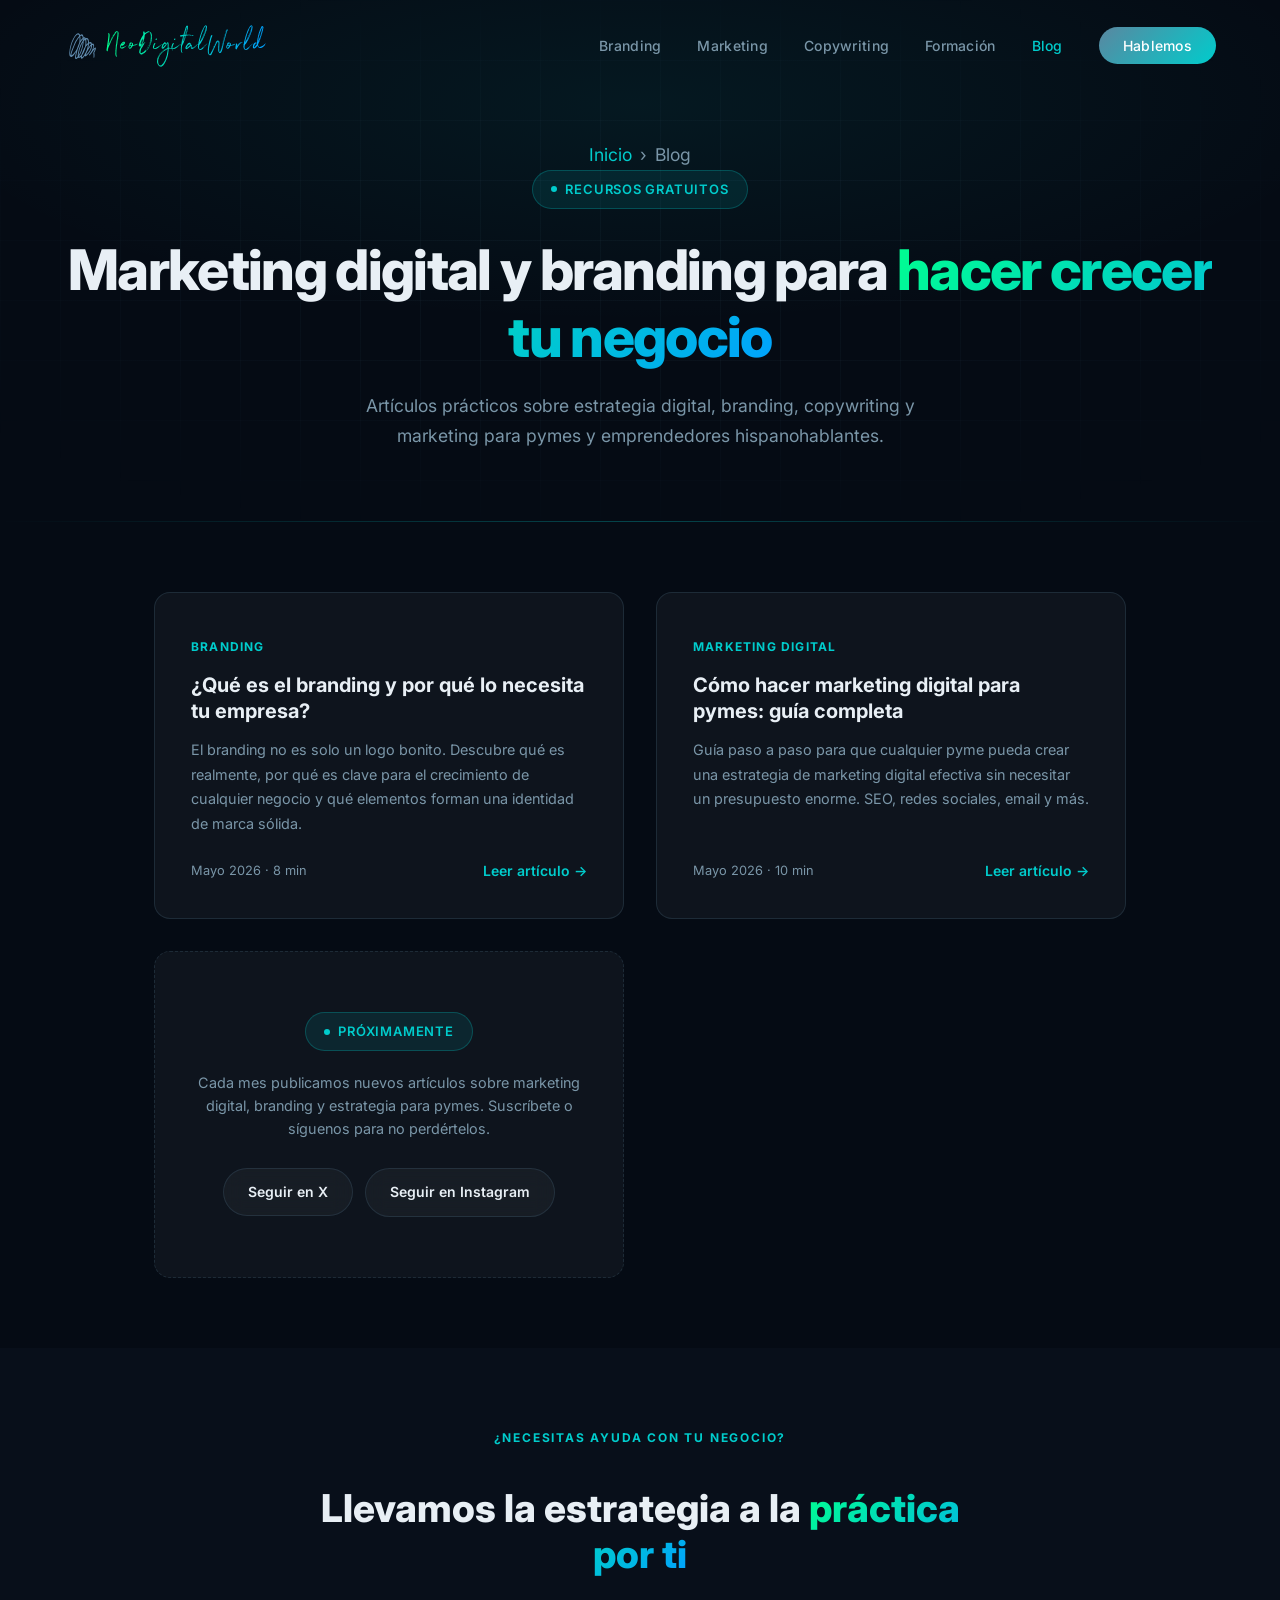
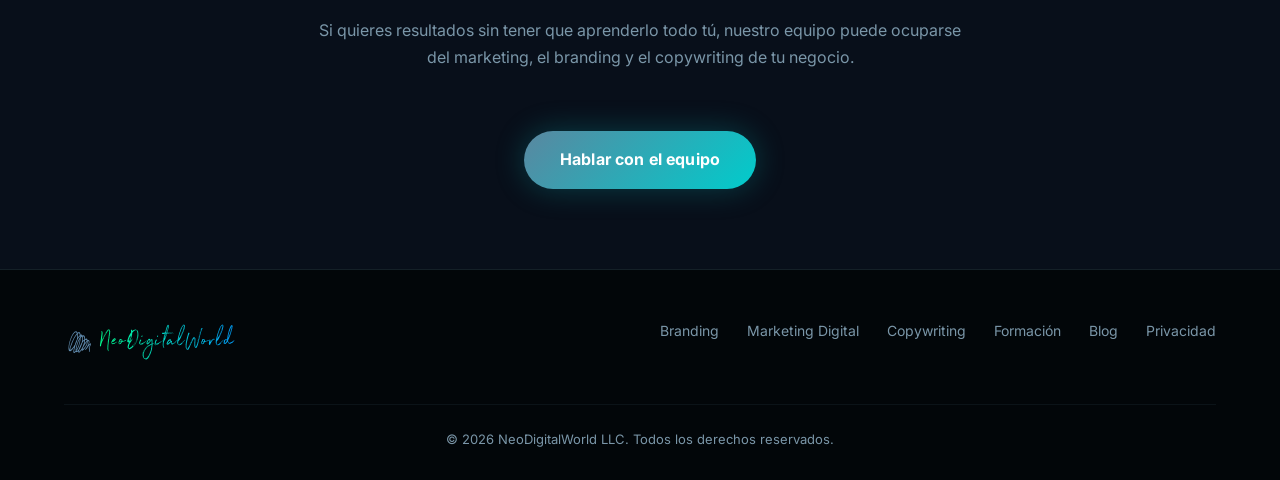
<file: blog/index.html>
<!DOCTYPE html>
<html lang="es">
<head>
  <meta charset="UTF-8">
  <meta name="viewport" content="width=device-width, initial-scale=1.0">
  <title>Blog de Marketing Digital y Branding para Pymes — NeoDigitalWorld</title>
  <meta name="description" content="Artículos sobre marketing digital, branding, copywriting y estrategia para pymes y emprendedores hispanohablantes. Consejos prácticos y aplicables de NeoDigitalWorld.">
  <meta name="robots" content="index, follow">
  <link rel="canonical" href="https://neodigitalworld.com/blog">
  <link rel="icon" type="image/svg+xml" href="../assets/logo.svg">

  <meta property="og:title" content="Blog de Marketing Digital y Branding — NeoDigitalWorld">
  <meta property="og:description" content="Recursos prácticos sobre marketing digital, branding, copywriting y estrategia para hacer crecer tu negocio.">
  <meta property="og:type" content="website">
  <meta property="og:url" content="https://neodigitalworld.com/blog">
  <meta property="og:image" content="https://neodigitalworld.com/assets/og-image.png">

  <script type="application/ld+json">
  {
    "@context": "https://schema.org",
    "@type": "Blog",
    "name": "Blog NeoDigitalWorld",
    "description": "Artículos sobre marketing digital, branding y estrategia para pymes y emprendedores",
    "url": "https://neodigitalworld.com/blog/",
    "publisher": {
      "@type": "Organization",
      "name": "NeoDigitalWorld",
      "url": "https://neodigitalworld.com",
      "logo": "https://neodigitalworld.com/assets/logo.svg"
    },
    "inLanguage": "es"
  }
  </script>

  <link rel="preconnect" href="https://fonts.googleapis.com">
  <link rel="preconnect" href="https://fonts.gstatic.com" crossorigin>
  <link href="https://fonts.googleapis.com/css2?family=Inter:wght@400;500;600;700;800&display=swap" rel="stylesheet">
  <link rel="stylesheet" href="../css/style.css">
  <style>
    .blog-hero { padding: 140px 5% 70px; text-align: center; position: relative; overflow: hidden; }
    .blog-hero::before { content: ''; position: absolute; inset: 0; background: radial-gradient(ellipse 80% 60% at 50% 20%, rgba(0,204,204,0.07) 0%, transparent 70%); pointer-events: none; }
    .breadcrumb { font-size: 0.8rem; color: var(--text-muted); margin-bottom: 20px; }
    .breadcrumb a { color: var(--accent); }
    .breadcrumb span { margin: 0 8px; }
    .blog-hero h1 { font-size: clamp(2rem, 5vw, 3.5rem); font-weight: 800; letter-spacing: -0.03em; margin-bottom: 20px; }
    .blog-hero p { font-size: 1.1rem; color: var(--text-muted); max-width: 580px; margin: 0 auto; line-height: 1.7; }
    .blog-grid-section { max-width: 1100px; margin: 0 auto; padding: 70px 5%; }
    .blog-grid { display: grid; grid-template-columns: repeat(auto-fill, minmax(340px, 1fr)); gap: 32px; }
    .blog-card { background: var(--card-bg); border: 1px solid var(--card-border); border-radius: var(--radius); overflow: hidden; transition: transform 0.3s, border-color 0.3s, box-shadow 0.3s; display: flex; flex-direction: column; }
    .blog-card:hover { transform: translateY(-6px); border-color: rgba(0,204,204,0.4); box-shadow: 0 20px 60px rgba(0,0,0,0.4); }
    .blog-card-header { padding: 40px 36px 0; }
    .blog-category { display: inline-block; font-size: 0.75rem; font-weight: 700; text-transform: uppercase; letter-spacing: 0.1em; color: var(--accent); margin-bottom: 16px; }
    .blog-card h2 { font-size: 1.25rem; font-weight: 700; line-height: 1.3; margin-bottom: 14px; }
    .blog-card h2 a { color: var(--text); transition: color 0.3s; }
    .blog-card h2 a:hover { color: var(--accent); }
    .blog-card p { font-size: 0.9rem; color: var(--text-muted); line-height: 1.7; padding: 0 36px; flex: 1; }
    .blog-card-footer { padding: 24px 36px 36px; display: flex; justify-content: space-between; align-items: center; }
    .blog-meta { font-size: 0.8rem; color: var(--text-muted); }
    .blog-read-more { font-size: 0.875rem; font-weight: 600; color: var(--accent); transition: opacity 0.3s; }
    .blog-read-more:hover { opacity: 0.75; }
    .coming-soon-card { background: var(--card-bg); border: 1px dashed var(--card-border); border-radius: var(--radius); padding: 60px 36px; text-align: center; display: flex; flex-direction: column; align-items: center; justify-content: center; }
    .coming-soon-card p { color: var(--text-muted); font-size: 0.9rem; }
    .cta-band { background: var(--bg2); padding: 80px 5%; text-align: center; }
    .cta-band-inner { max-width: 650px; margin: 0 auto; }
    .cta-band h2 { font-size: clamp(1.6rem, 3vw, 2.4rem); font-weight: 800; margin-bottom: 16px; }
    .cta-band p { color: var(--text-muted); line-height: 1.7; margin-bottom: 36px; }
  </style>
</head>
<body>

  <nav id="nav">
    <a href="../index.html">
      <img src="../assets/logo.svg" alt="NeoDigitalWorld" class="nav-logo">
    </a>
    <ul class="nav-links">
      <li><a href="../servicios/branding-para-empresas.html">Branding</a></li>
      <li><a href="../servicios/marketing-digital-para-pymes.html">Marketing</a></li>
      <li><a href="../servicios/copywriting-profesional.html">Copywriting</a></li>
      <li><a href="../servicios/formacion-digital-privada.html">Formación</a></li>
      <li><a href="index.html" style="color:var(--accent)">Blog</a></li>
      <li><a href="../index.html#contact" class="nav-cta">Hablemos</a></li>
    </ul>
    <button class="nav-toggle" aria-label="Menú">
      <span></span><span></span><span></span>
    </button>
  </nav>

  <div class="nav-mobile">
    <button class="nav-mobile-close" aria-label="Cerrar">✕</button>
    <a href="../servicios/branding-para-empresas.html">Branding</a>
    <a href="../servicios/marketing-digital-para-pymes.html">Marketing</a>
    <a href="../servicios/copywriting-profesional.html">Copywriting</a>
    <a href="../servicios/formacion-digital-privada.html">Formación</a>
    <a href="index.html">Blog</a>
    <a href="../index.html#contact" class="btn-primary">Hablemos</a>
  </div>

  <section class="blog-hero">
    <div class="hero-grid"></div>
    <div style="position:relative;z-index:1;">
      <p class="breadcrumb"><a href="../index.html">Inicio</a><span>›</span>Blog</p>
      <div class="hero-badge">Recursos gratuitos</div>
      <h1>Marketing digital y branding para <span class="gradient-text">hacer crecer tu negocio</span></h1>
      <p>Artículos prácticos sobre estrategia digital, branding, copywriting y marketing para pymes y emprendedores hispanohablantes.</p>
    </div>
  </section>

  <div class="glow-line"></div>

  <div class="blog-grid-section">
    <div class="blog-grid">

      <article class="blog-card">
        <div class="blog-card-header">
          <span class="blog-category">Branding</span>
          <h2><a href="que-es-el-branding-y-por-que-lo-necesita-tu-empresa.html">¿Qué es el branding y por qué lo necesita tu empresa?</a></h2>
        </div>
        <p>El branding no es solo un logo bonito. Descubre qué es realmente, por qué es clave para el crecimiento de cualquier negocio y qué elementos forman una identidad de marca sólida.</p>
        <div class="blog-card-footer">
          <span class="blog-meta">Mayo 2026 · 8 min</span>
          <a href="que-es-el-branding-y-por-que-lo-necesita-tu-empresa.html" class="blog-read-more">Leer artículo →</a>
        </div>
      </article>

      <article class="blog-card">
        <div class="blog-card-header">
          <span class="blog-category">Marketing Digital</span>
          <h2><a href="como-hacer-marketing-digital-para-pymes-guia-completa.html">Cómo hacer marketing digital para pymes: guía completa</a></h2>
        </div>
        <p>Guía paso a paso para que cualquier pyme pueda crear una estrategia de marketing digital efectiva sin necesitar un presupuesto enorme. SEO, redes sociales, email y más.</p>
        <div class="blog-card-footer">
          <span class="blog-meta">Mayo 2026 · 10 min</span>
          <a href="como-hacer-marketing-digital-para-pymes-guia-completa.html" class="blog-read-more">Leer artículo →</a>
        </div>
      </article>

      <div class="coming-soon-card">
        <div class="hero-badge" style="margin-bottom:20px;">Próximamente</div>
        <p>Cada mes publicamos nuevos artículos sobre marketing digital, branding y estrategia para pymes. Suscríbete o síguenos para no perdértelos.</p>
        <div style="margin-top:28px;display:flex;gap:12px;justify-content:center;flex-wrap:wrap;">
          <a href="https://x.com/NeoDigitalWorld" target="_blank" rel="noopener" class="btn-secondary" style="padding:12px 24px;font-size:0.875rem;">Seguir en X</a>
          <a href="https://www.instagram.com/neodigitalworldllc/" target="_blank" rel="noopener" class="btn-secondary" style="padding:12px 24px;font-size:0.875rem;">Seguir en Instagram</a>
        </div>
      </div>

    </div>
  </div>

  <div class="cta-band">
    <div class="cta-band-inner">
      <span class="section-label">¿Necesitas ayuda con tu negocio?</span>
      <h2>Llevamos la estrategia a la <span class="gradient-text">práctica por ti</span></h2>
      <p>Si quieres resultados sin tener que aprenderlo todo tú, nuestro equipo puede ocuparse del marketing, el branding y el copywriting de tu negocio.</p>
      <a href="../index.html#contact" class="btn-primary">Hablar con el equipo</a>
    </div>
  </div>

  <footer>
    <div class="footer-top">
      <a href="../index.html"><img src="../assets/logo.svg" alt="NeoDigitalWorld" class="footer-logo"></a>
      <nav class="footer-links">
        <a href="../servicios/branding-para-empresas.html">Branding</a>
        <a href="../servicios/marketing-digital-para-pymes.html">Marketing Digital</a>
        <a href="../servicios/copywriting-profesional.html">Copywriting</a>
        <a href="../servicios/formacion-digital-privada.html">Formación</a>
        <a href="index.html">Blog</a>
        <a href="../privacy-policy.html">Privacidad</a>
      </nav>
    </div>
    <div class="footer-bottom">
      <p>© 2026 NeoDigitalWorld LLC. Todos los derechos reservados.</p>
    </div>
  </footer>

  <script>
    const nav = document.getElementById('nav');
    window.addEventListener('scroll', () => nav.classList.toggle('scrolled', window.scrollY > 50));
    document.querySelector('.nav-toggle').addEventListener('click', () => document.querySelector('.nav-mobile').classList.add('open'));
    document.querySelector('.nav-mobile-close').addEventListener('click', () => document.querySelector('.nav-mobile').classList.remove('open'));
  </script>
</body>
</html>
</file>
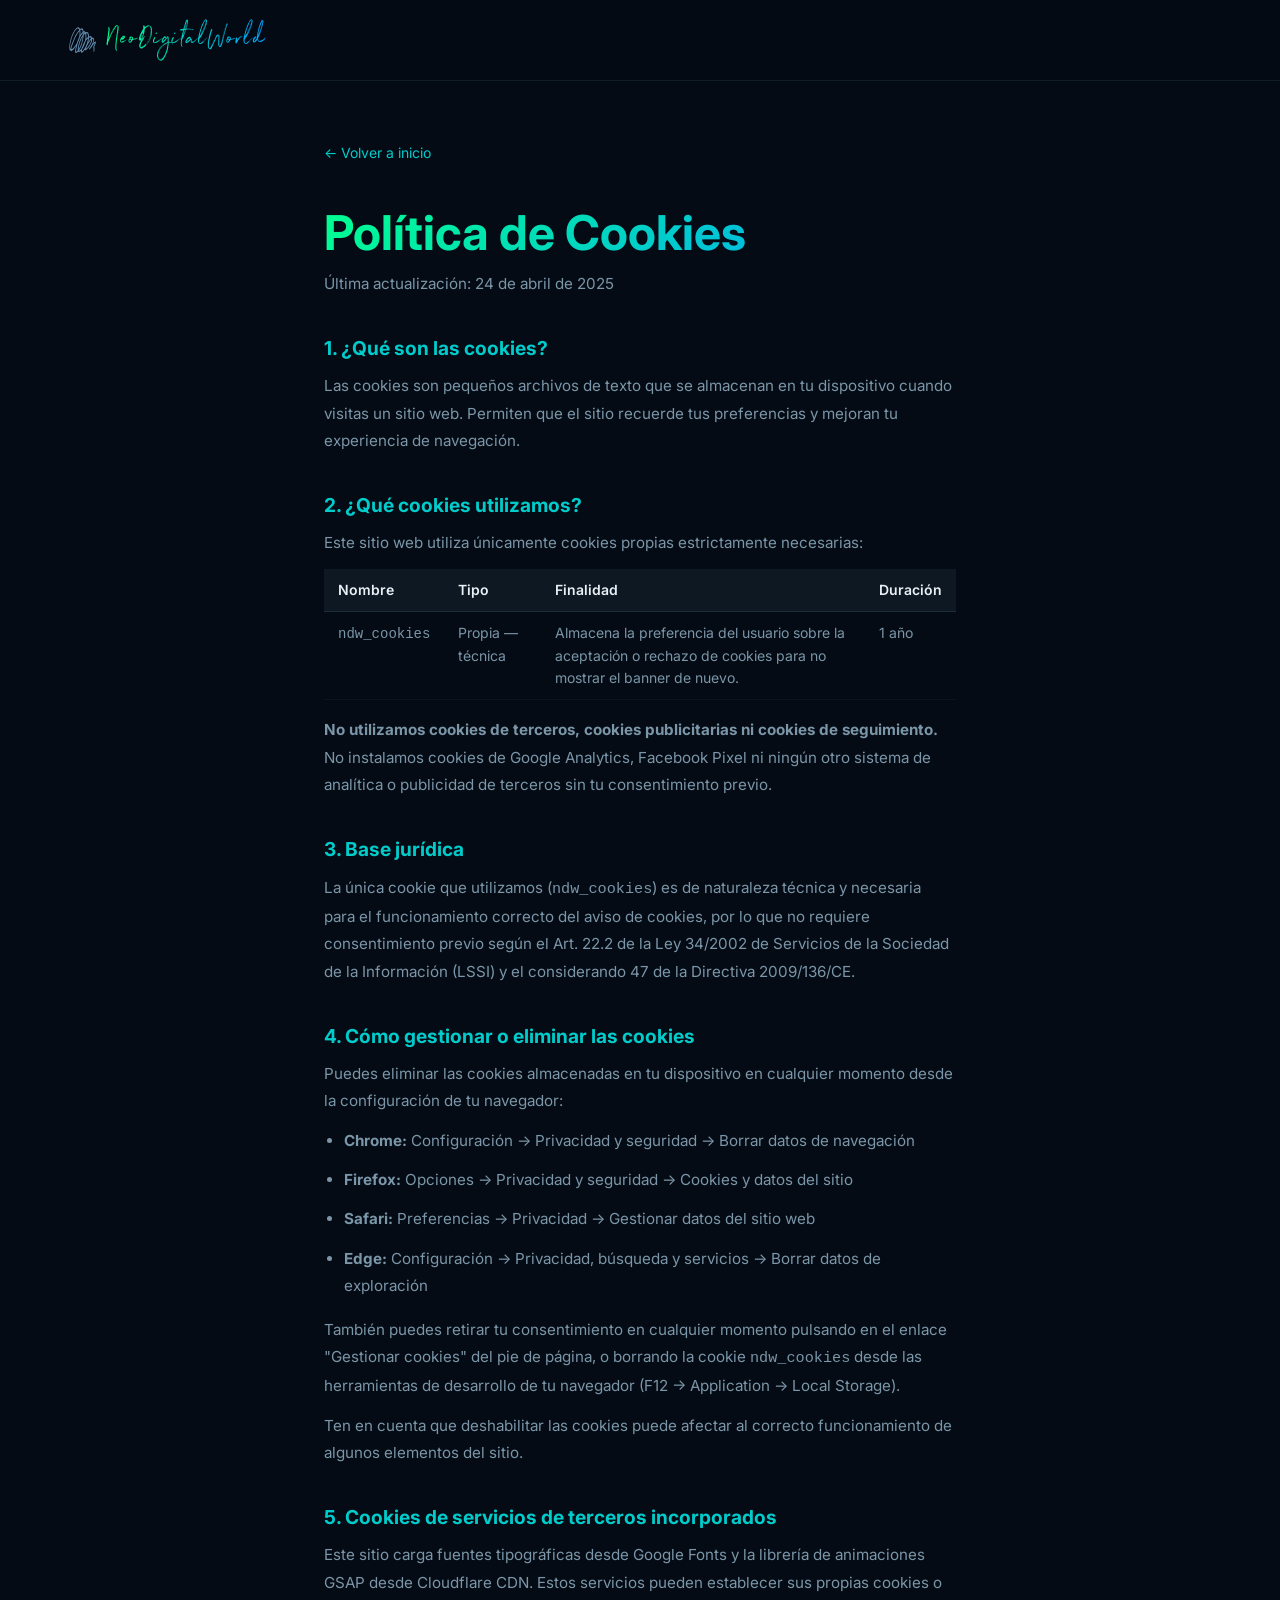
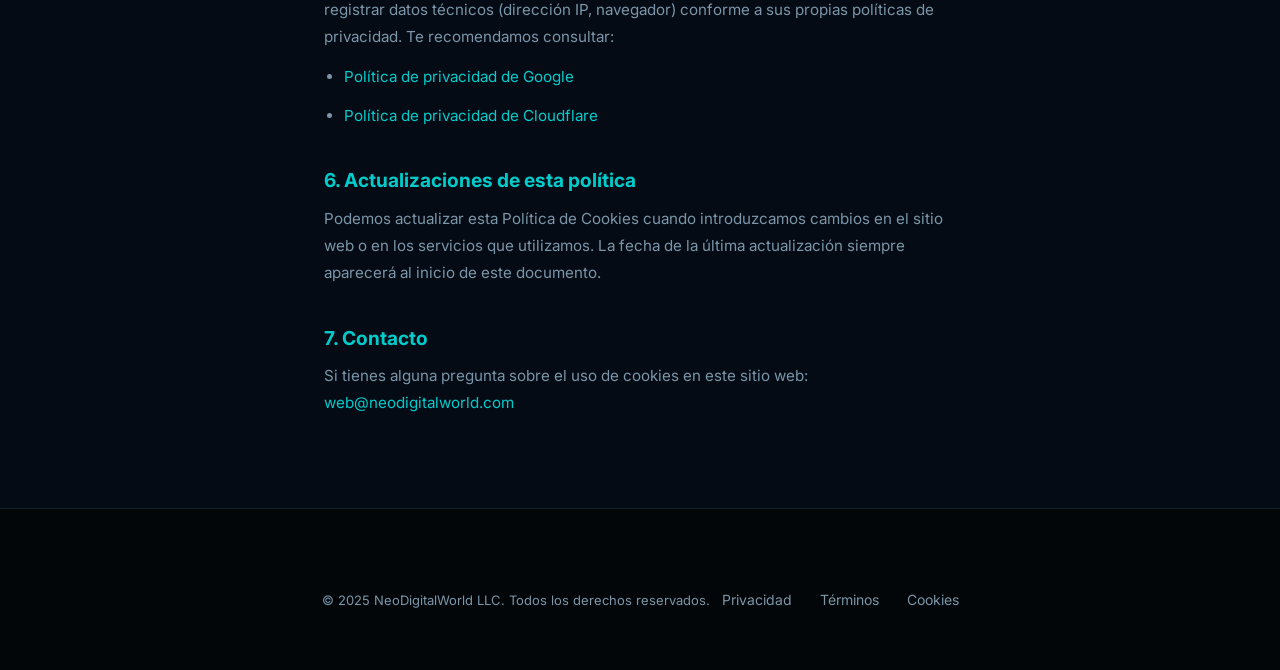
<file: cookie-policy.html>
<!DOCTYPE html>
<html lang="es">
<head>
  <meta charset="UTF-8">
  <meta name="viewport" content="width=device-width, initial-scale=1.0">
  <title>Política de Cookies — NeoDigitalWorld</title>
  <meta name="robots" content="noindex, follow">
  <link rel="preconnect" href="https://fonts.googleapis.com">
  <link rel="preconnect" href="https://fonts.gstatic.com" crossorigin>
  <link href="https://fonts.googleapis.com/css2?family=Inter:wght@400;500;600;700;800&display=swap" rel="stylesheet">
  <link rel="stylesheet" href="css/style.css">
  <style>
    .legal-page { max-width: 760px; margin: 0 auto; padding: 140px 5% 80px; }
    .legal-page h1 { font-size: clamp(2rem,5vw,3rem); margin-bottom: 8px; }
    .legal-meta { color: var(--text-muted); font-size: 0.875rem; margin-bottom: 48px; }
    .legal-page h2 { font-size: 1.2rem; font-weight: 700; margin: 40px 0 12px; color: var(--accent); }
    .legal-page p, .legal-page li { color: var(--text-muted); line-height: 1.8; font-size: 0.95rem; margin-bottom: 12px; }
    .legal-page ul, .legal-page table { margin-bottom: 16px; }
    .legal-page ul { padding-left: 20px; list-style: disc; }
    .legal-page a { color: var(--accent); }
    .legal-back { display: inline-flex; align-items: center; gap: 8px; color: var(--accent); font-size: 0.875rem; margin-bottom: 40px; }
    table { width: 100%; border-collapse: collapse; font-size: 0.875rem; }
    th { text-align: left; padding: 10px 14px; background: rgba(90,135,160,0.1); color: var(--text); font-weight: 600; border-bottom: 1px solid var(--card-border); }
    td { padding: 10px 14px; color: var(--text-muted); border-bottom: 1px solid rgba(90,135,160,0.08); vertical-align: top; }
  </style>
</head>
<body>
  <nav id="nav" class="scrolled">
    <a href="index.html">
      <img src="assets/logo.svg" alt="NeoDigitalWorld" class="nav-logo">
    </a>
  </nav>

  <main class="legal-page">
    <a href="index.html" class="legal-back">← Volver a inicio</a>
    <h1 class="gradient-text">Política de Cookies</h1>
    <p class="legal-meta">Última actualización: 24 de abril de 2025</p>

    <h2>1. ¿Qué son las cookies?</h2>
    <p>
      Las cookies son pequeños archivos de texto que se almacenan en tu dispositivo cuando visitas
      un sitio web. Permiten que el sitio recuerde tus preferencias y mejoran tu experiencia de navegación.
    </p>

    <h2>2. ¿Qué cookies utilizamos?</h2>
    <p>Este sitio web utiliza únicamente cookies propias estrictamente necesarias:</p>

    <table>
      <thead>
        <tr>
          <th>Nombre</th>
          <th>Tipo</th>
          <th>Finalidad</th>
          <th>Duración</th>
        </tr>
      </thead>
      <tbody>
        <tr>
          <td><code>ndw_cookies</code></td>
          <td>Propia — técnica</td>
          <td>Almacena la preferencia del usuario sobre la aceptación o rechazo de cookies para no mostrar el banner de nuevo.</td>
          <td>1 año</td>
        </tr>
      </tbody>
    </table>

    <p>
      <strong>No utilizamos cookies de terceros, cookies publicitarias ni cookies de seguimiento.</strong>
      No instalamos cookies de Google Analytics, Facebook Pixel ni ningún otro sistema de analítica
      o publicidad de terceros sin tu consentimiento previo.
    </p>

    <h2>3. Base jurídica</h2>
    <p>
      La única cookie que utilizamos (<code>ndw_cookies</code>) es de naturaleza técnica y necesaria
      para el funcionamiento correcto del aviso de cookies, por lo que no requiere consentimiento
      previo según el Art. 22.2 de la Ley 34/2002 de Servicios de la Sociedad de la Información (LSSI)
      y el considerando 47 de la Directiva 2009/136/CE.
    </p>

    <h2>4. Cómo gestionar o eliminar las cookies</h2>
    <p>
      Puedes eliminar las cookies almacenadas en tu dispositivo en cualquier momento desde la
      configuración de tu navegador:
    </p>
    <ul>
      <li><strong>Chrome:</strong> Configuración → Privacidad y seguridad → Borrar datos de navegación</li>
      <li><strong>Firefox:</strong> Opciones → Privacidad y seguridad → Cookies y datos del sitio</li>
      <li><strong>Safari:</strong> Preferencias → Privacidad → Gestionar datos del sitio web</li>
      <li><strong>Edge:</strong> Configuración → Privacidad, búsqueda y servicios → Borrar datos de exploración</li>
    </ul>
    <p>
      También puedes retirar tu consentimiento en cualquier momento pulsando en el enlace
      "Gestionar cookies" del pie de página, o borrando la cookie <code>ndw_cookies</code>
      desde las herramientas de desarrollo de tu navegador (F12 → Application → Local Storage).
    </p>
    <p>
      Ten en cuenta que deshabilitar las cookies puede afectar al correcto funcionamiento de algunos
      elementos del sitio.
    </p>

    <h2>5. Cookies de servicios de terceros incorporados</h2>
    <p>
      Este sitio carga fuentes tipográficas desde Google Fonts y la librería de animaciones GSAP
      desde Cloudflare CDN. Estos servicios pueden establecer sus propias cookies o registrar
      datos técnicos (dirección IP, navegador) conforme a sus propias políticas de privacidad.
      Te recomendamos consultar:
    </p>
    <ul>
      <li><a href="https://policies.google.com/privacy" target="_blank" rel="noopener">Política de privacidad de Google</a></li>
      <li><a href="https://www.cloudflare.com/privacypolicy/" target="_blank" rel="noopener">Política de privacidad de Cloudflare</a></li>
    </ul>

    <h2>6. Actualizaciones de esta política</h2>
    <p>
      Podemos actualizar esta Política de Cookies cuando introduzcamos cambios en el sitio web
      o en los servicios que utilizamos. La fecha de la última actualización siempre aparecerá
      al inicio de este documento.
    </p>

    <h2>7. Contacto</h2>
    <p>
      Si tienes alguna pregunta sobre el uso de cookies en este sitio web:<br>
      <a href="mailto:web@neodigitalworld.com">web@neodigitalworld.com</a>
    </p>
  </main>

  <footer>
    <div class="footer-bottom" style="border-top:none;padding-top:0;max-width:760px;margin:0 auto;padding:30px 5%;">
      <p>© 2025 NeoDigitalWorld LLC. Todos los derechos reservados.</p>
      <nav class="footer-links">
        <a href="privacy-policy.html">Privacidad</a>
        <a href="terms-of-service.html">Términos</a>
        <a href="cookie-policy.html">Cookies</a>
      </nav>
    </div>
  </footer>
</body>
</html>
</file>
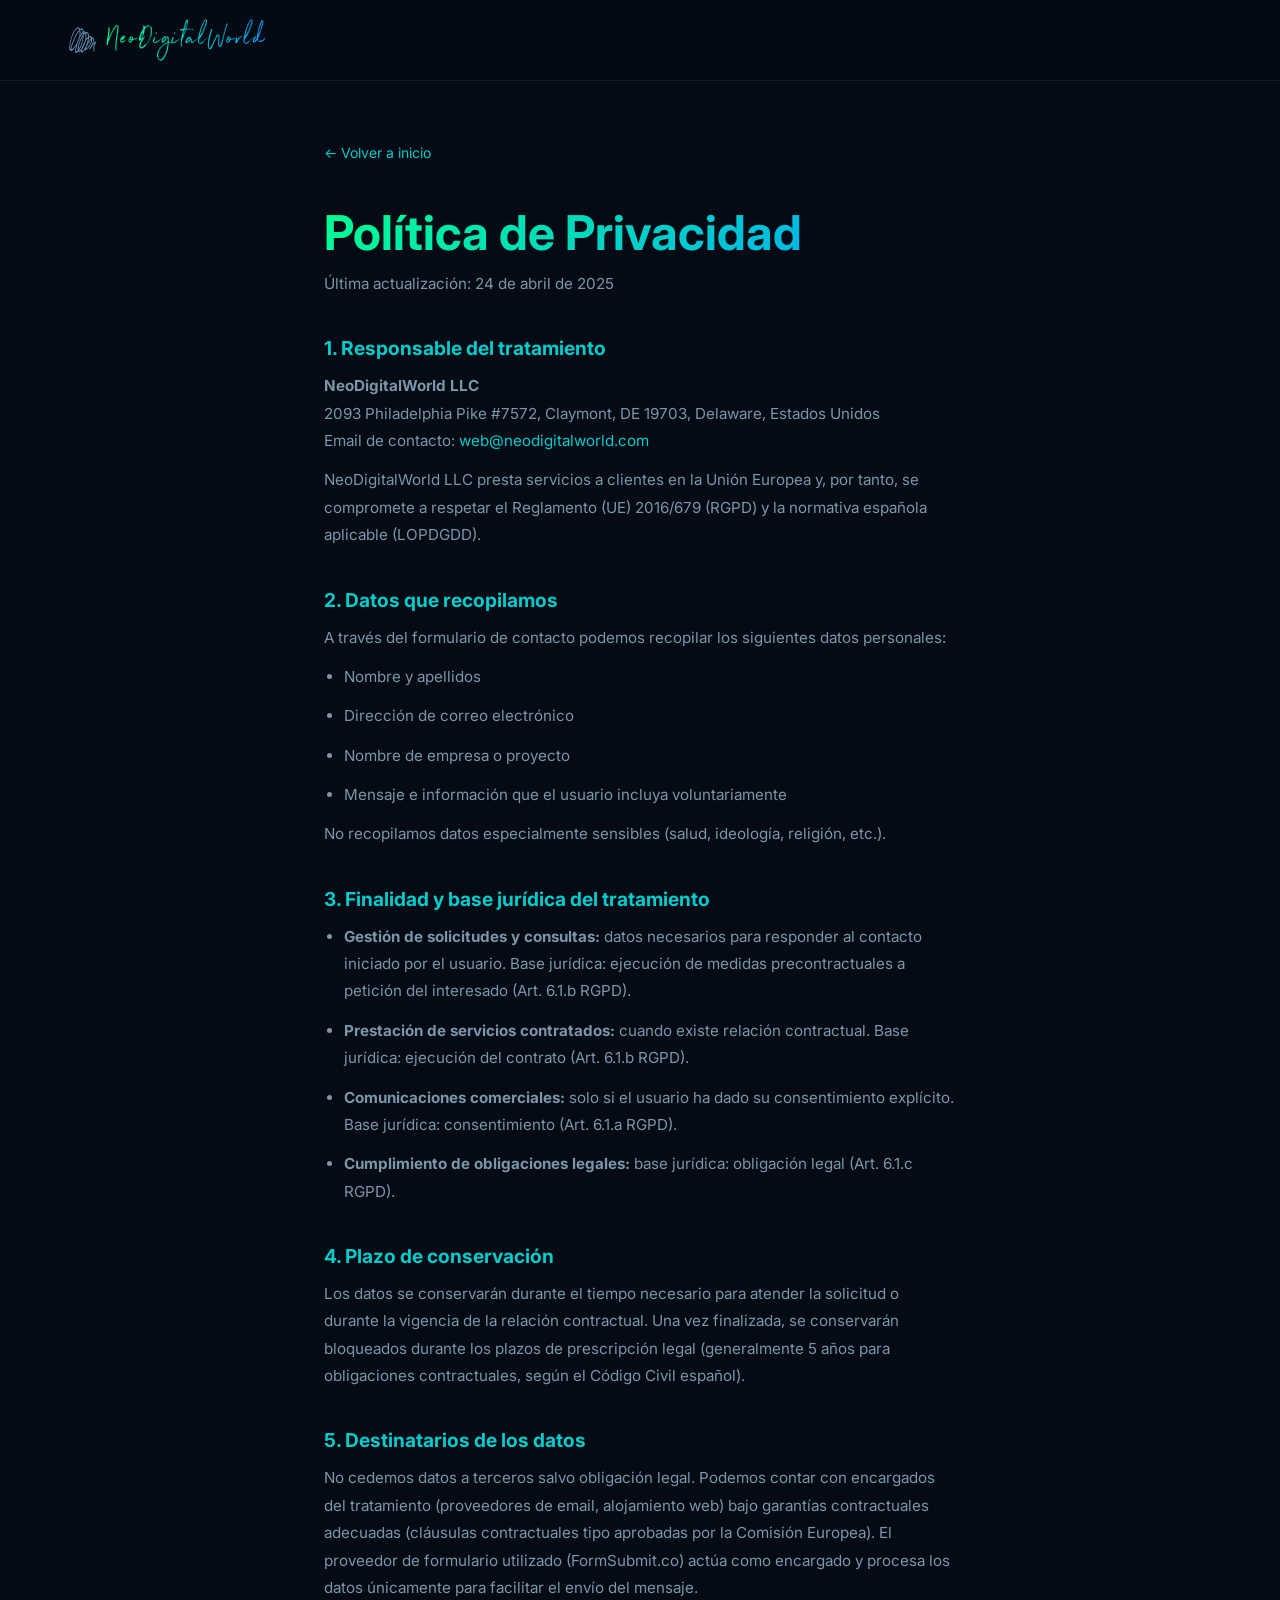
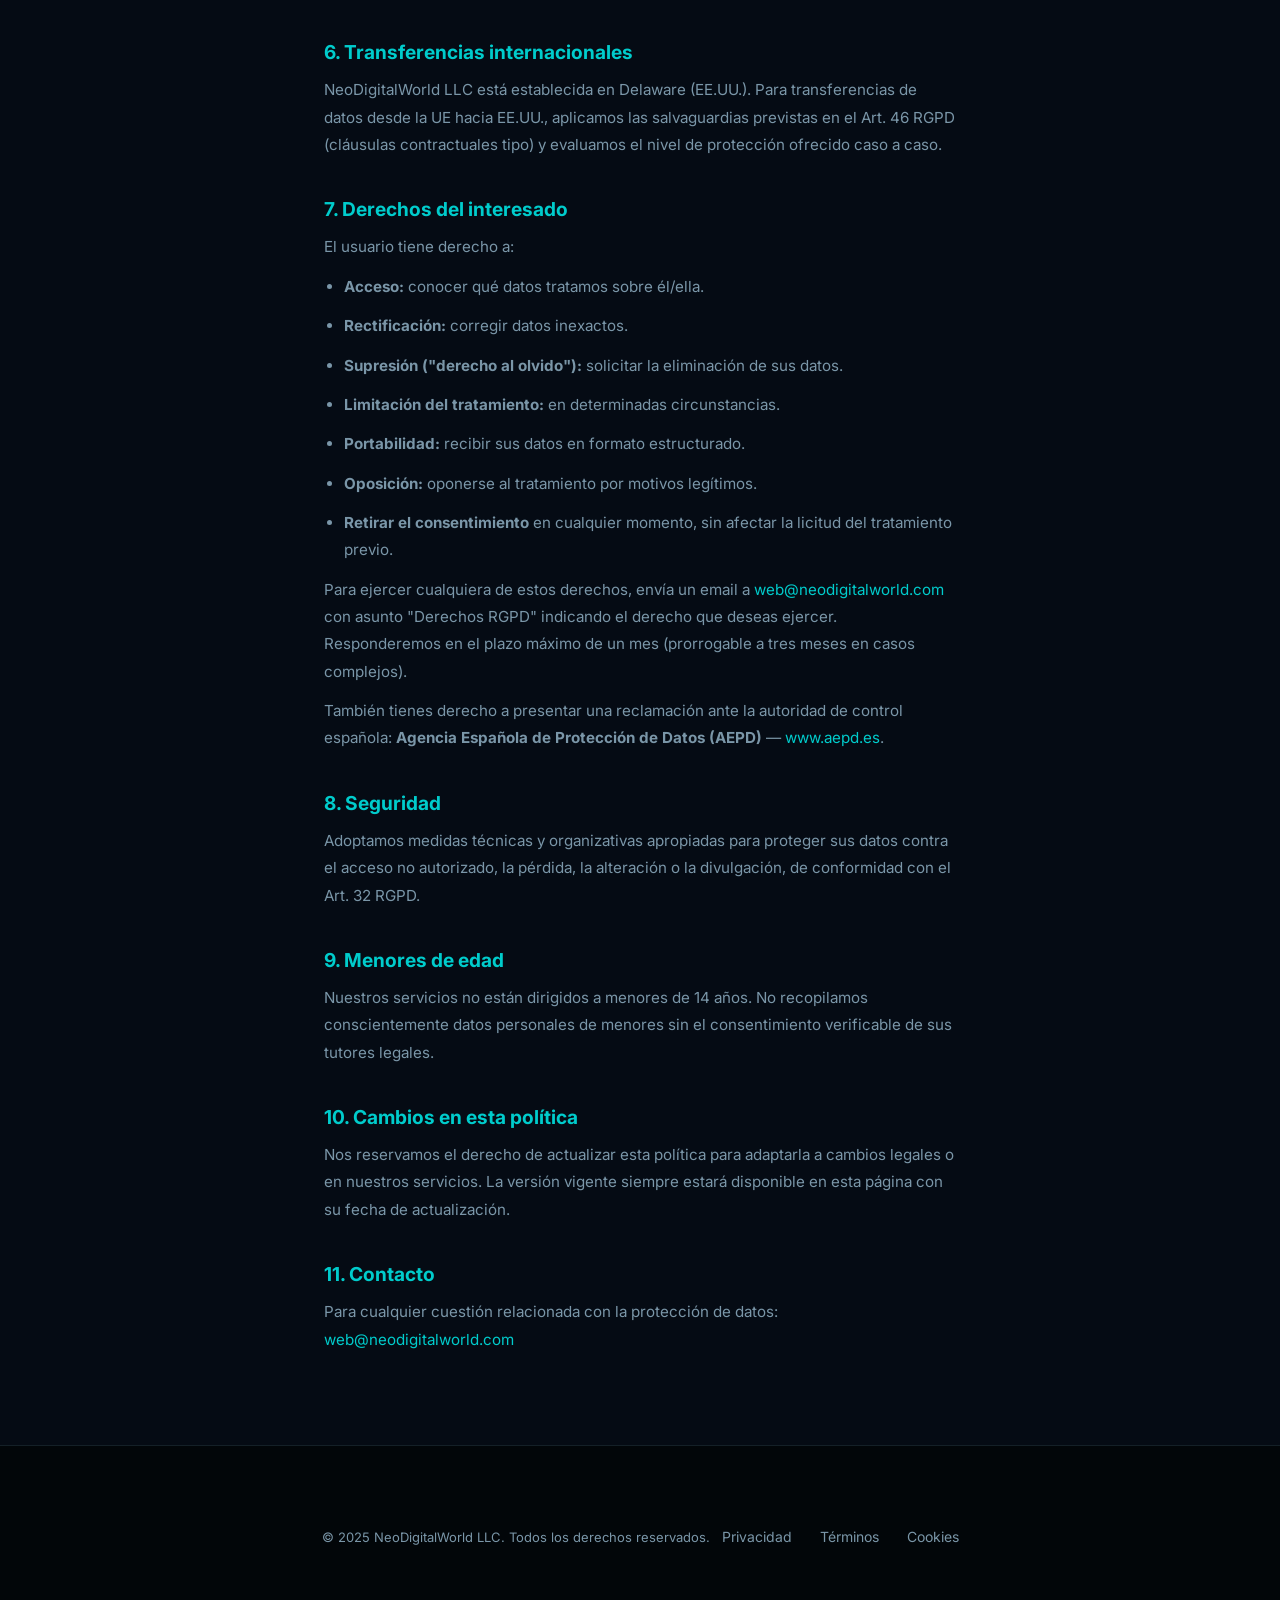
<file: privacy-policy.html>
<!DOCTYPE html>
<html lang="es">
<head>
  <meta charset="UTF-8">
  <meta name="viewport" content="width=device-width, initial-scale=1.0">
  <title>Política de Privacidad — NeoDigitalWorld</title>
  <meta name="robots" content="noindex, follow">
  <link rel="preconnect" href="https://fonts.googleapis.com">
  <link rel="preconnect" href="https://fonts.gstatic.com" crossorigin>
  <link href="https://fonts.googleapis.com/css2?family=Inter:wght@400;500;600;700;800&display=swap" rel="stylesheet">
  <link rel="stylesheet" href="css/style.css">
  <style>
    .legal-page { max-width: 760px; margin: 0 auto; padding: 140px 5% 80px; }
    .legal-page h1 { font-size: clamp(2rem,5vw,3rem); margin-bottom: 8px; }
    .legal-meta { color: var(--text-muted); font-size: 0.875rem; margin-bottom: 48px; }
    .legal-page h2 { font-size: 1.2rem; font-weight: 700; margin: 40px 0 12px; color: var(--accent); }
    .legal-page p, .legal-page li { color: var(--text-muted); line-height: 1.8; font-size: 0.95rem; margin-bottom: 12px; }
    .legal-page ul { padding-left: 20px; list-style: disc; }
    .legal-page a { color: var(--accent); }
    .legal-back { display: inline-flex; align-items: center; gap: 8px; color: var(--accent); font-size: 0.875rem; margin-bottom: 40px; }
  </style>
</head>
<body>
  <nav id="nav" class="scrolled">
    <a href="index.html">
      <img src="assets/logo.svg" alt="NeoDigitalWorld" class="nav-logo">
    </a>
  </nav>

  <main class="legal-page">
    <a href="index.html" class="legal-back">← Volver a inicio</a>
    <h1 class="gradient-text">Política de Privacidad</h1>
    <p class="legal-meta">Última actualización: 24 de abril de 2025</p>

    <h2>1. Responsable del tratamiento</h2>
    <p>
      <strong>NeoDigitalWorld LLC</strong><br>
      2093 Philadelphia Pike #7572, Claymont, DE 19703, Delaware, Estados Unidos<br>
      Email de contacto: <a href="mailto:web@neodigitalworld.com">web@neodigitalworld.com</a>
    </p>
    <p>
      NeoDigitalWorld LLC presta servicios a clientes en la Unión Europea y, por tanto, se compromete
      a respetar el Reglamento (UE) 2016/679 (RGPD) y la normativa española aplicable (LOPDGDD).
    </p>

    <h2>2. Datos que recopilamos</h2>
    <p>A través del formulario de contacto podemos recopilar los siguientes datos personales:</p>
    <ul>
      <li>Nombre y apellidos</li>
      <li>Dirección de correo electrónico</li>
      <li>Nombre de empresa o proyecto</li>
      <li>Mensaje e información que el usuario incluya voluntariamente</li>
    </ul>
    <p>No recopilamos datos especialmente sensibles (salud, ideología, religión, etc.).</p>

    <h2>3. Finalidad y base jurídica del tratamiento</h2>
    <ul>
      <li><strong>Gestión de solicitudes y consultas:</strong> datos necesarios para responder al contacto iniciado por el usuario. Base jurídica: ejecución de medidas precontractuales a petición del interesado (Art. 6.1.b RGPD).</li>
      <li><strong>Prestación de servicios contratados:</strong> cuando existe relación contractual. Base jurídica: ejecución del contrato (Art. 6.1.b RGPD).</li>
      <li><strong>Comunicaciones comerciales:</strong> solo si el usuario ha dado su consentimiento explícito. Base jurídica: consentimiento (Art. 6.1.a RGPD).</li>
      <li><strong>Cumplimiento de obligaciones legales:</strong> base jurídica: obligación legal (Art. 6.1.c RGPD).</li>
    </ul>

    <h2>4. Plazo de conservación</h2>
    <p>
      Los datos se conservarán durante el tiempo necesario para atender la solicitud o durante la vigencia
      de la relación contractual. Una vez finalizada, se conservarán bloqueados durante los plazos de
      prescripción legal (generalmente 5 años para obligaciones contractuales, según el Código Civil español).
    </p>

    <h2>5. Destinatarios de los datos</h2>
    <p>
      No cedemos datos a terceros salvo obligación legal. Podemos contar con encargados del tratamiento
      (proveedores de email, alojamiento web) bajo garantías contractuales adecuadas (cláusulas contractuales
      tipo aprobadas por la Comisión Europea). El proveedor de formulario utilizado (FormSubmit.co) actúa
      como encargado y procesa los datos únicamente para facilitar el envío del mensaje.
    </p>

    <h2>6. Transferencias internacionales</h2>
    <p>
      NeoDigitalWorld LLC está establecida en Delaware (EE.UU.). Para transferencias de datos desde la UE
      hacia EE.UU., aplicamos las salvaguardias previstas en el Art. 46 RGPD (cláusulas contractuales tipo)
      y evaluamos el nivel de protección ofrecido caso a caso.
    </p>

    <h2>7. Derechos del interesado</h2>
    <p>El usuario tiene derecho a:</p>
    <ul>
      <li><strong>Acceso:</strong> conocer qué datos tratamos sobre él/ella.</li>
      <li><strong>Rectificación:</strong> corregir datos inexactos.</li>
      <li><strong>Supresión ("derecho al olvido"):</strong> solicitar la eliminación de sus datos.</li>
      <li><strong>Limitación del tratamiento:</strong> en determinadas circunstancias.</li>
      <li><strong>Portabilidad:</strong> recibir sus datos en formato estructurado.</li>
      <li><strong>Oposición:</strong> oponerse al tratamiento por motivos legítimos.</li>
      <li><strong>Retirar el consentimiento</strong> en cualquier momento, sin afectar la licitud del tratamiento previo.</li>
    </ul>
    <p>
      Para ejercer cualquiera de estos derechos, envía un email a
      <a href="mailto:web@neodigitalworld.com">web@neodigitalworld.com</a> con asunto
      "Derechos RGPD" indicando el derecho que deseas ejercer.
      Responderemos en el plazo máximo de un mes (prorrogable a tres meses en casos complejos).
    </p>
    <p>
      También tienes derecho a presentar una reclamación ante la autoridad de control española:
      <strong>Agencia Española de Protección de Datos (AEPD)</strong> — <a href="https://www.aepd.es" target="_blank" rel="noopener">www.aepd.es</a>.
    </p>

    <h2>8. Seguridad</h2>
    <p>
      Adoptamos medidas técnicas y organizativas apropiadas para proteger sus datos contra el acceso no
      autorizado, la pérdida, la alteración o la divulgación, de conformidad con el Art. 32 RGPD.
    </p>

    <h2>9. Menores de edad</h2>
    <p>
      Nuestros servicios no están dirigidos a menores de 14 años. No recopilamos conscientemente
      datos personales de menores sin el consentimiento verificable de sus tutores legales.
    </p>

    <h2>10. Cambios en esta política</h2>
    <p>
      Nos reservamos el derecho de actualizar esta política para adaptarla a cambios legales o en nuestros
      servicios. La versión vigente siempre estará disponible en esta página con su fecha de actualización.
    </p>

    <h2>11. Contacto</h2>
    <p>
      Para cualquier cuestión relacionada con la protección de datos:<br>
      <a href="mailto:web@neodigitalworld.com">web@neodigitalworld.com</a>
    </p>
  </main>

  <footer>
    <div class="footer-bottom" style="border-top:none;padding-top:0;max-width:760px;margin:0 auto;padding:30px 5%;">
      <p>© 2025 NeoDigitalWorld LLC. Todos los derechos reservados.</p>
      <nav class="footer-links">
        <a href="privacy-policy.html">Privacidad</a>
        <a href="terms-of-service.html">Términos</a>
        <a href="cookie-policy.html">Cookies</a>
      </nav>
    </div>
  </footer>
</body>
</html>
</file>
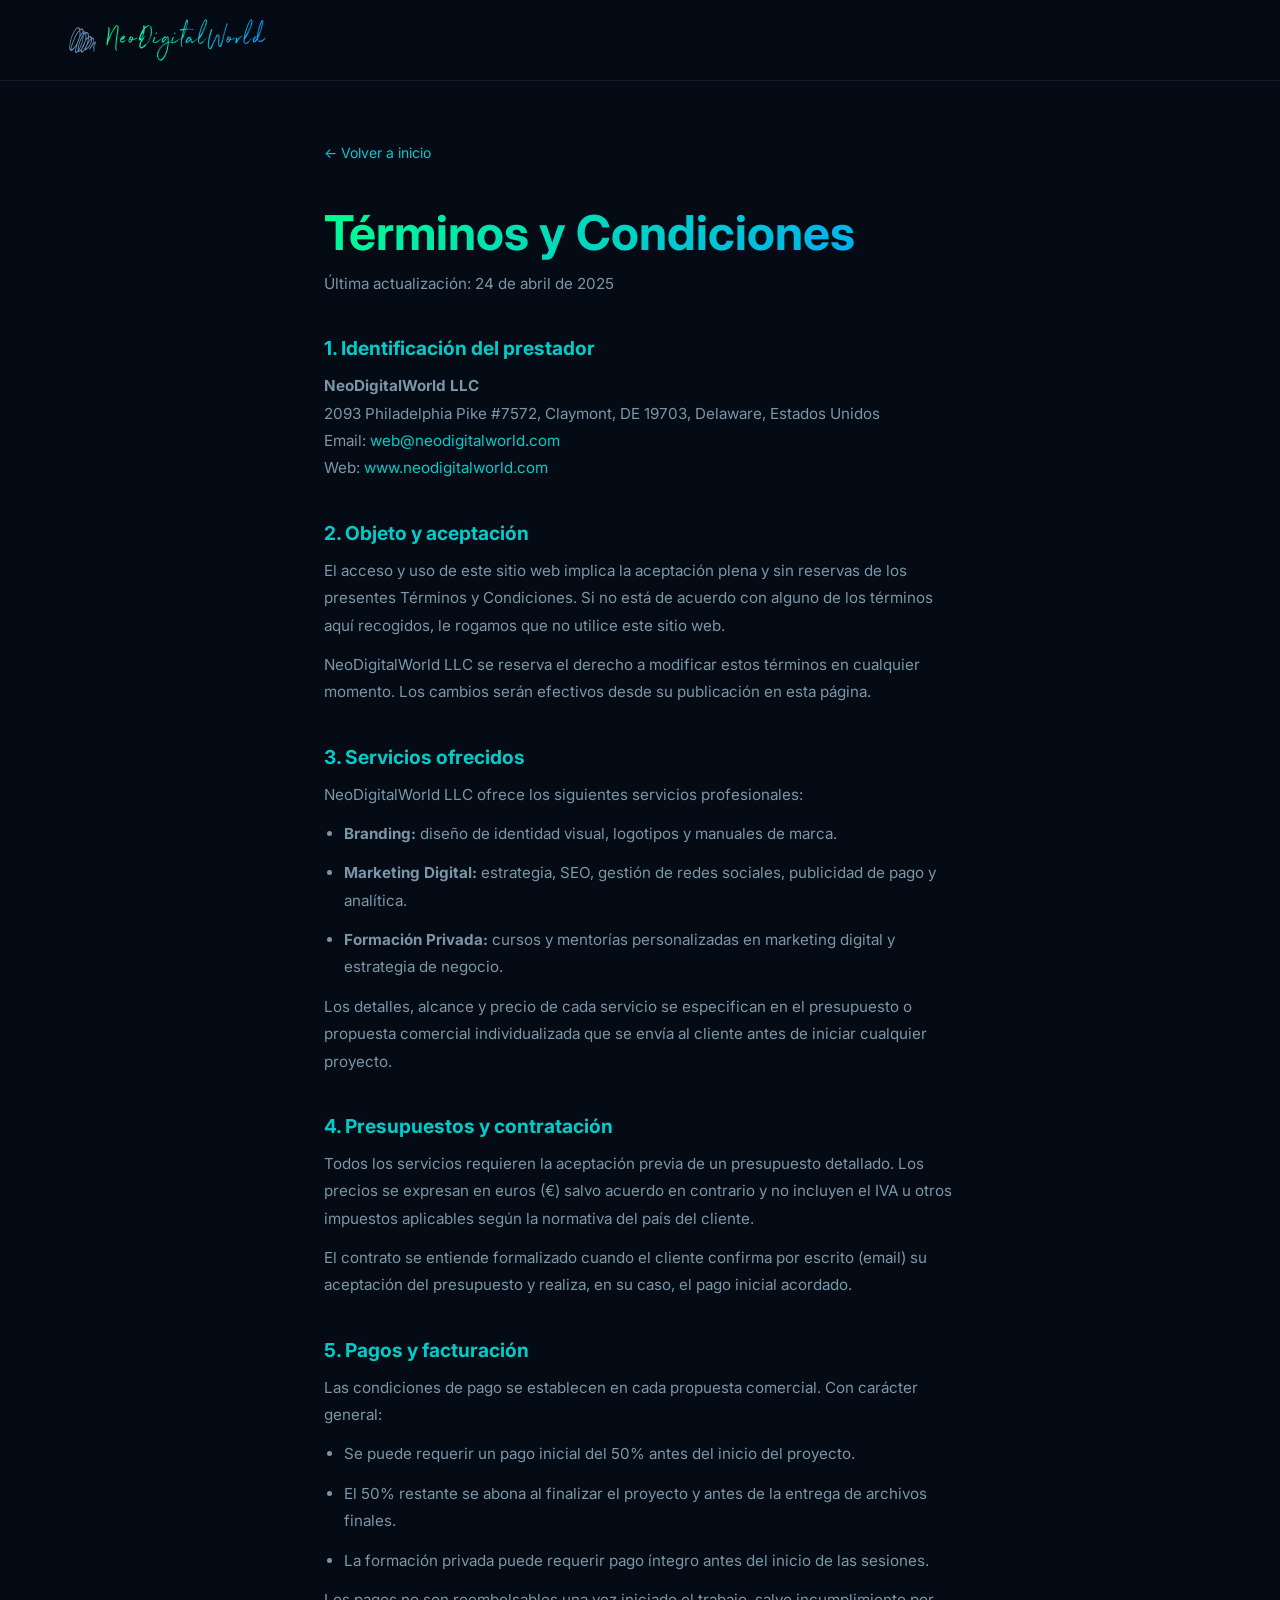
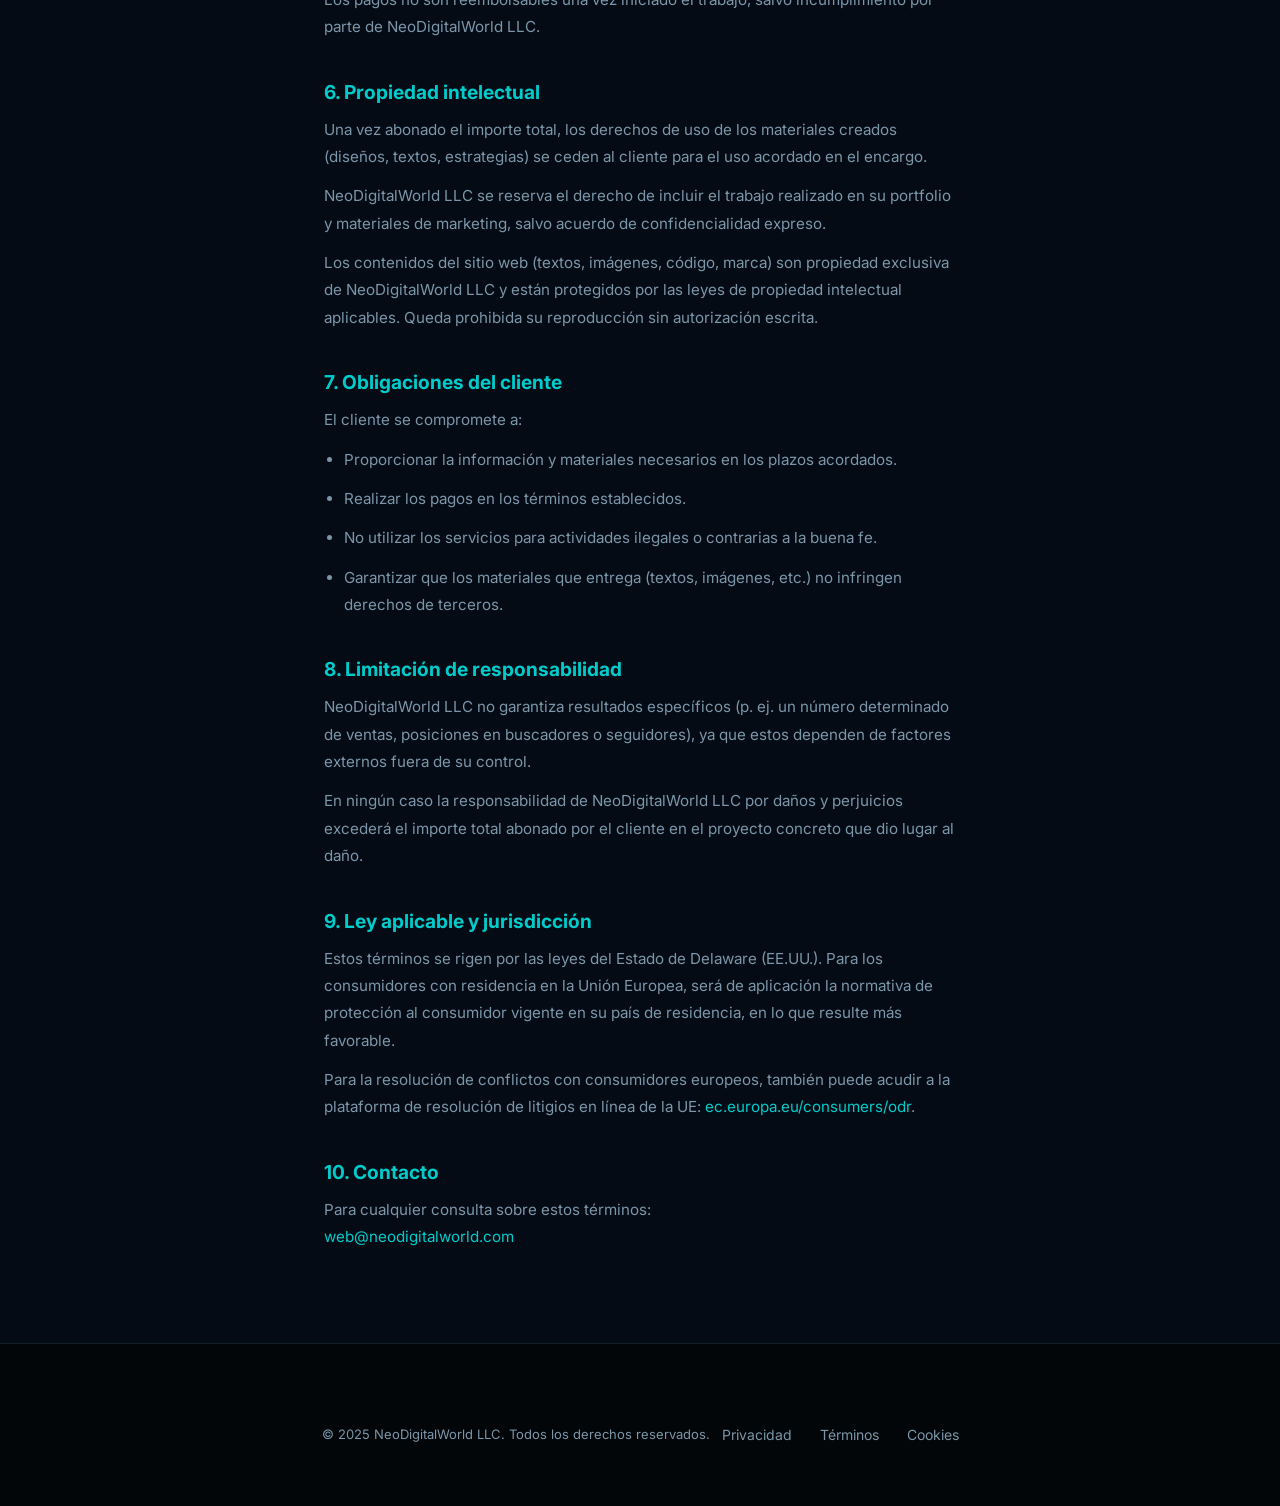
<file: terms-of-service.html>
<!DOCTYPE html>
<html lang="es">
<head>
  <meta charset="UTF-8">
  <meta name="viewport" content="width=device-width, initial-scale=1.0">
  <title>Términos y Condiciones — NeoDigitalWorld</title>
  <meta name="robots" content="noindex, follow">
  <link rel="preconnect" href="https://fonts.googleapis.com">
  <link rel="preconnect" href="https://fonts.gstatic.com" crossorigin>
  <link href="https://fonts.googleapis.com/css2?family=Inter:wght@400;500;600;700;800&display=swap" rel="stylesheet">
  <link rel="stylesheet" href="css/style.css">
  <style>
    .legal-page { max-width: 760px; margin: 0 auto; padding: 140px 5% 80px; }
    .legal-page h1 { font-size: clamp(2rem,5vw,3rem); margin-bottom: 8px; }
    .legal-meta { color: var(--text-muted); font-size: 0.875rem; margin-bottom: 48px; }
    .legal-page h2 { font-size: 1.2rem; font-weight: 700; margin: 40px 0 12px; color: var(--accent); }
    .legal-page p, .legal-page li { color: var(--text-muted); line-height: 1.8; font-size: 0.95rem; margin-bottom: 12px; }
    .legal-page ul { padding-left: 20px; list-style: disc; }
    .legal-page a { color: var(--accent); }
    .legal-back { display: inline-flex; align-items: center; gap: 8px; color: var(--accent); font-size: 0.875rem; margin-bottom: 40px; }
  </style>
</head>
<body>
  <nav id="nav" class="scrolled">
    <a href="index.html">
      <img src="assets/logo.svg" alt="NeoDigitalWorld" class="nav-logo">
    </a>
  </nav>

  <main class="legal-page">
    <a href="index.html" class="legal-back">← Volver a inicio</a>
    <h1 class="gradient-text">Términos y Condiciones</h1>
    <p class="legal-meta">Última actualización: 24 de abril de 2025</p>

    <h2>1. Identificación del prestador</h2>
    <p>
      <strong>NeoDigitalWorld LLC</strong><br>
      2093 Philadelphia Pike #7572, Claymont, DE 19703, Delaware, Estados Unidos<br>
      Email: <a href="mailto:web@neodigitalworld.com">web@neodigitalworld.com</a><br>
      Web: <a href="https://www.neodigitalworld.com">www.neodigitalworld.com</a>
    </p>

    <h2>2. Objeto y aceptación</h2>
    <p>
      El acceso y uso de este sitio web implica la aceptación plena y sin reservas de los presentes
      Términos y Condiciones. Si no está de acuerdo con alguno de los términos aquí recogidos,
      le rogamos que no utilice este sitio web.
    </p>
    <p>
      NeoDigitalWorld LLC se reserva el derecho a modificar estos términos en cualquier momento.
      Los cambios serán efectivos desde su publicación en esta página.
    </p>

    <h2>3. Servicios ofrecidos</h2>
    <p>NeoDigitalWorld LLC ofrece los siguientes servicios profesionales:</p>
    <ul>
      <li><strong>Branding:</strong> diseño de identidad visual, logotipos y manuales de marca.</li>
      <li><strong>Marketing Digital:</strong> estrategia, SEO, gestión de redes sociales, publicidad de pago y analítica.</li>
      <li><strong>Formación Privada:</strong> cursos y mentorías personalizadas en marketing digital y estrategia de negocio.</li>
    </ul>
    <p>
      Los detalles, alcance y precio de cada servicio se especifican en el presupuesto o propuesta
      comercial individualizada que se envía al cliente antes de iniciar cualquier proyecto.
    </p>

    <h2>4. Presupuestos y contratación</h2>
    <p>
      Todos los servicios requieren la aceptación previa de un presupuesto detallado.
      Los precios se expresan en euros (€) salvo acuerdo en contrario y no incluyen el IVA
      u otros impuestos aplicables según la normativa del país del cliente.
    </p>
    <p>
      El contrato se entiende formalizado cuando el cliente confirma por escrito (email) su
      aceptación del presupuesto y realiza, en su caso, el pago inicial acordado.
    </p>

    <h2>5. Pagos y facturación</h2>
    <p>
      Las condiciones de pago se establecen en cada propuesta comercial. Con carácter general:
    </p>
    <ul>
      <li>Se puede requerir un pago inicial del 50% antes del inicio del proyecto.</li>
      <li>El 50% restante se abona al finalizar el proyecto y antes de la entrega de archivos finales.</li>
      <li>La formación privada puede requerir pago íntegro antes del inicio de las sesiones.</li>
    </ul>
    <p>
      Los pagos no son reembolsables una vez iniciado el trabajo, salvo incumplimiento por parte
      de NeoDigitalWorld LLC.
    </p>

    <h2>6. Propiedad intelectual</h2>
    <p>
      Una vez abonado el importe total, los derechos de uso de los materiales creados
      (diseños, textos, estrategias) se ceden al cliente para el uso acordado en el encargo.
    </p>
    <p>
      NeoDigitalWorld LLC se reserva el derecho de incluir el trabajo realizado en su portfolio
      y materiales de marketing, salvo acuerdo de confidencialidad expreso.
    </p>
    <p>
      Los contenidos del sitio web (textos, imágenes, código, marca) son propiedad exclusiva
      de NeoDigitalWorld LLC y están protegidos por las leyes de propiedad intelectual aplicables.
      Queda prohibida su reproducción sin autorización escrita.
    </p>

    <h2>7. Obligaciones del cliente</h2>
    <p>El cliente se compromete a:</p>
    <ul>
      <li>Proporcionar la información y materiales necesarios en los plazos acordados.</li>
      <li>Realizar los pagos en los términos establecidos.</li>
      <li>No utilizar los servicios para actividades ilegales o contrarias a la buena fe.</li>
      <li>Garantizar que los materiales que entrega (textos, imágenes, etc.) no infringen derechos de terceros.</li>
    </ul>

    <h2>8. Limitación de responsabilidad</h2>
    <p>
      NeoDigitalWorld LLC no garantiza resultados específicos (p. ej. un número determinado de ventas,
      posiciones en buscadores o seguidores), ya que estos dependen de factores externos fuera de su control.
    </p>
    <p>
      En ningún caso la responsabilidad de NeoDigitalWorld LLC por daños y perjuicios excederá
      el importe total abonado por el cliente en el proyecto concreto que dio lugar al daño.
    </p>

    <h2>9. Ley aplicable y jurisdicción</h2>
    <p>
      Estos términos se rigen por las leyes del Estado de Delaware (EE.UU.).
      Para los consumidores con residencia en la Unión Europea, será de aplicación la normativa
      de protección al consumidor vigente en su país de residencia, en lo que resulte más favorable.
    </p>
    <p>
      Para la resolución de conflictos con consumidores europeos, también puede acudir a la
      plataforma de resolución de litigios en línea de la UE:
      <a href="https://ec.europa.eu/consumers/odr" target="_blank" rel="noopener">ec.europa.eu/consumers/odr</a>.
    </p>

    <h2>10. Contacto</h2>
    <p>
      Para cualquier consulta sobre estos términos:<br>
      <a href="mailto:web@neodigitalworld.com">web@neodigitalworld.com</a>
    </p>
  </main>

  <footer>
    <div class="footer-bottom" style="border-top:none;padding-top:0;max-width:760px;margin:0 auto;padding:30px 5%;">
      <p>© 2025 NeoDigitalWorld LLC. Todos los derechos reservados.</p>
      <nav class="footer-links">
        <a href="privacy-policy.html">Privacidad</a>
        <a href="terms-of-service.html">Términos</a>
        <a href="cookie-policy.html">Cookies</a>
      </nav>
    </div>
  </footer>
</body>
</html>
</file>
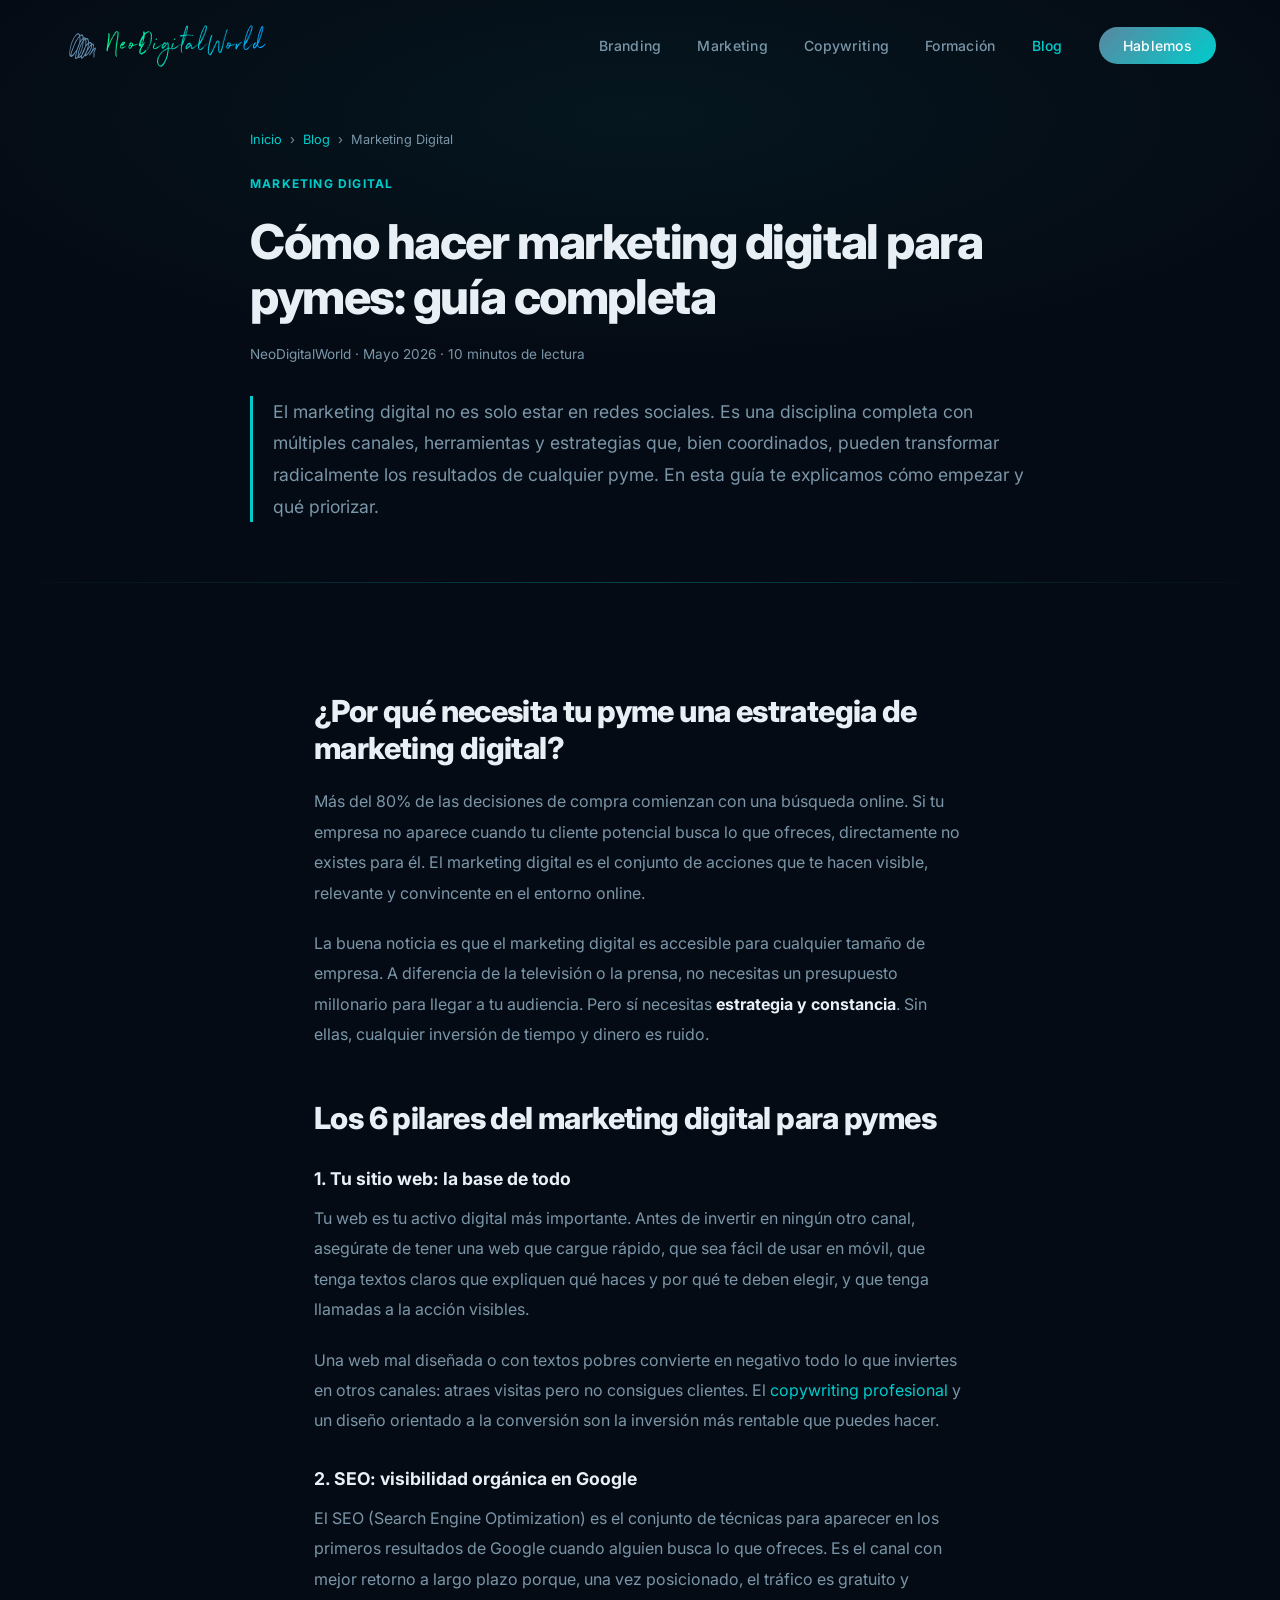
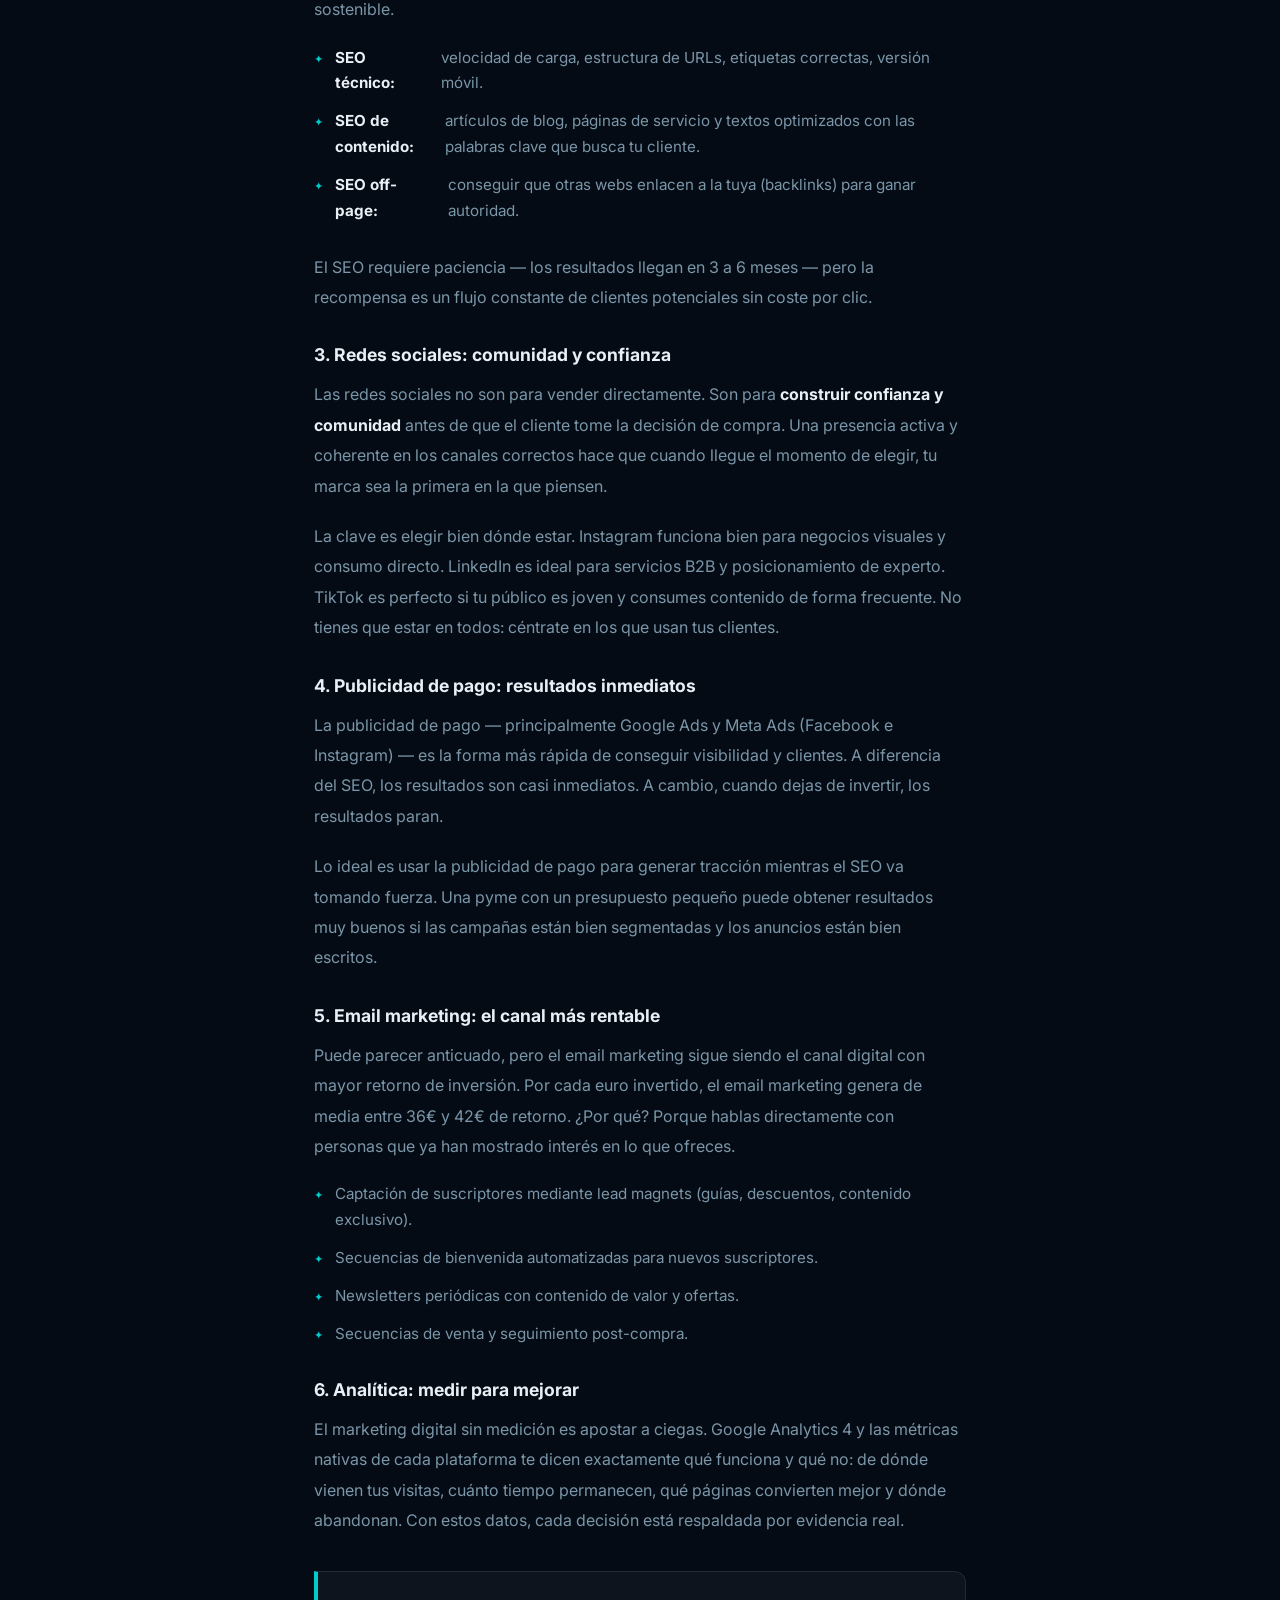
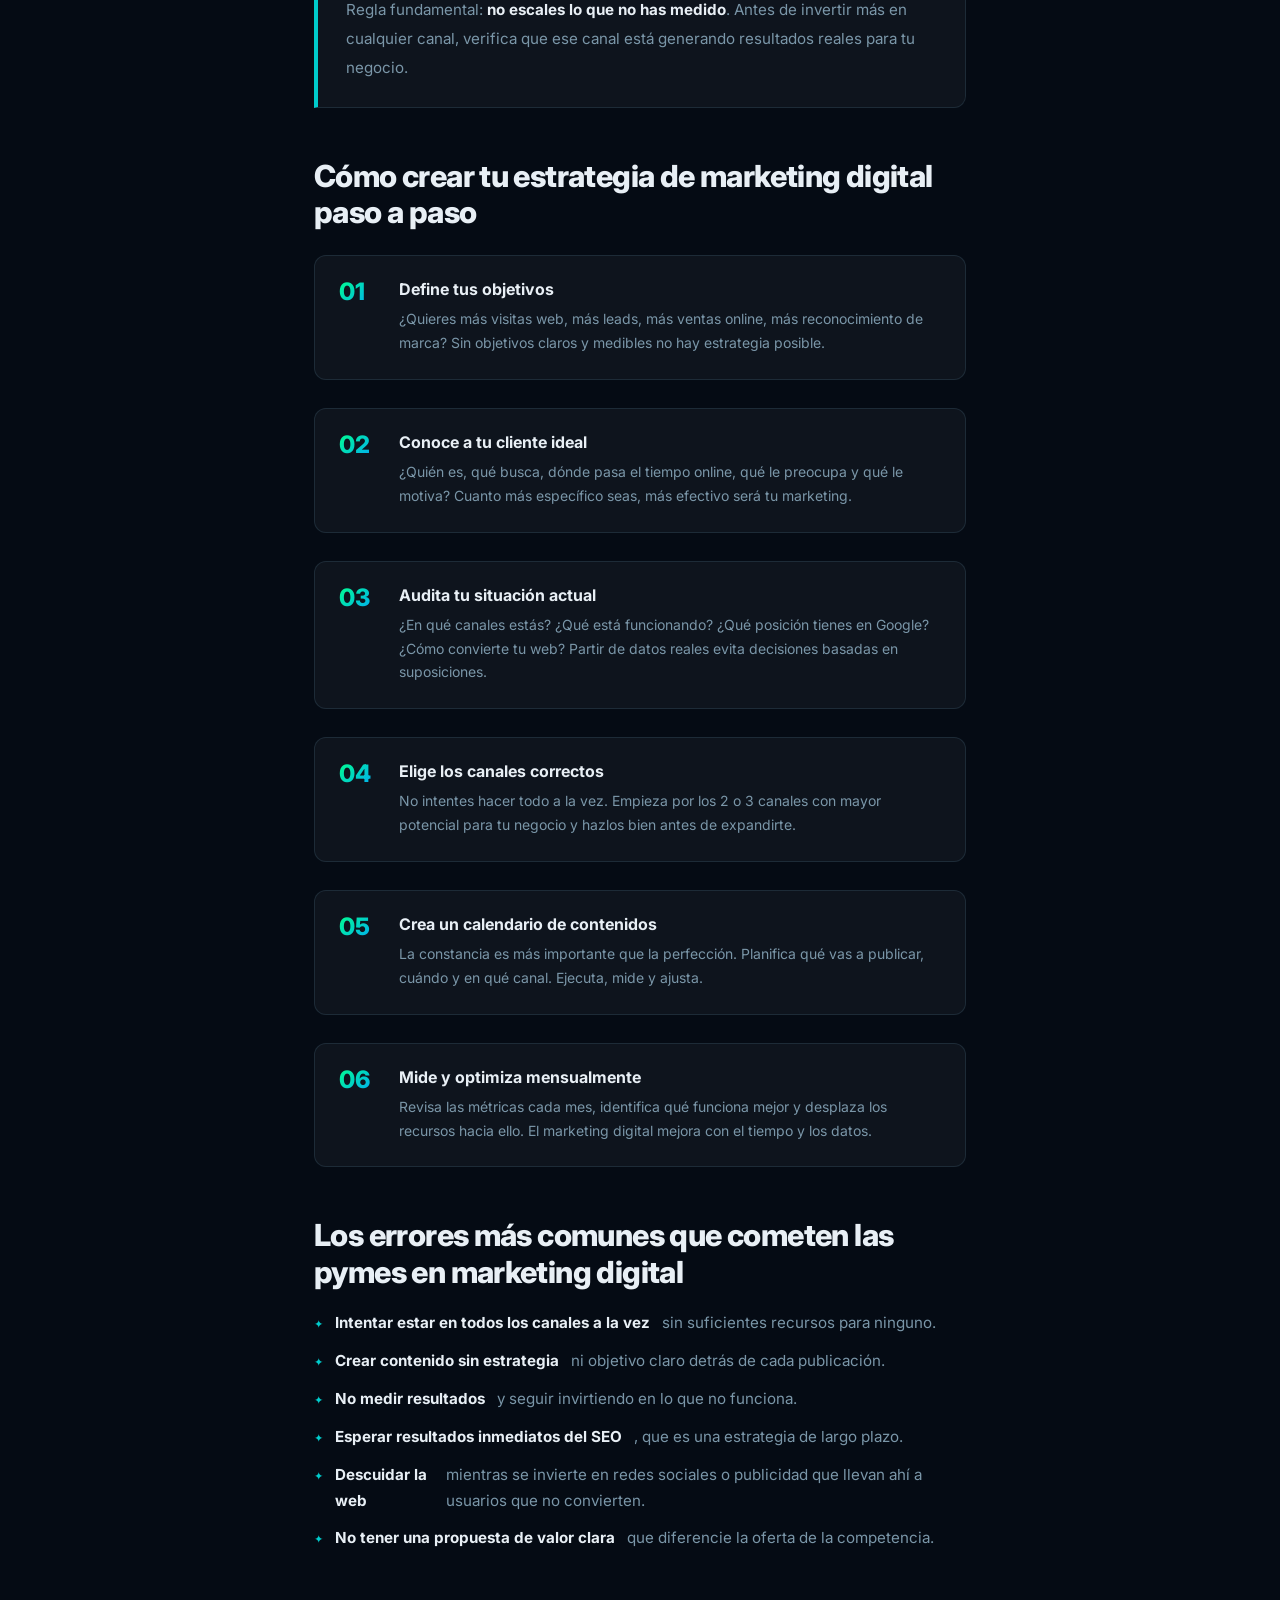
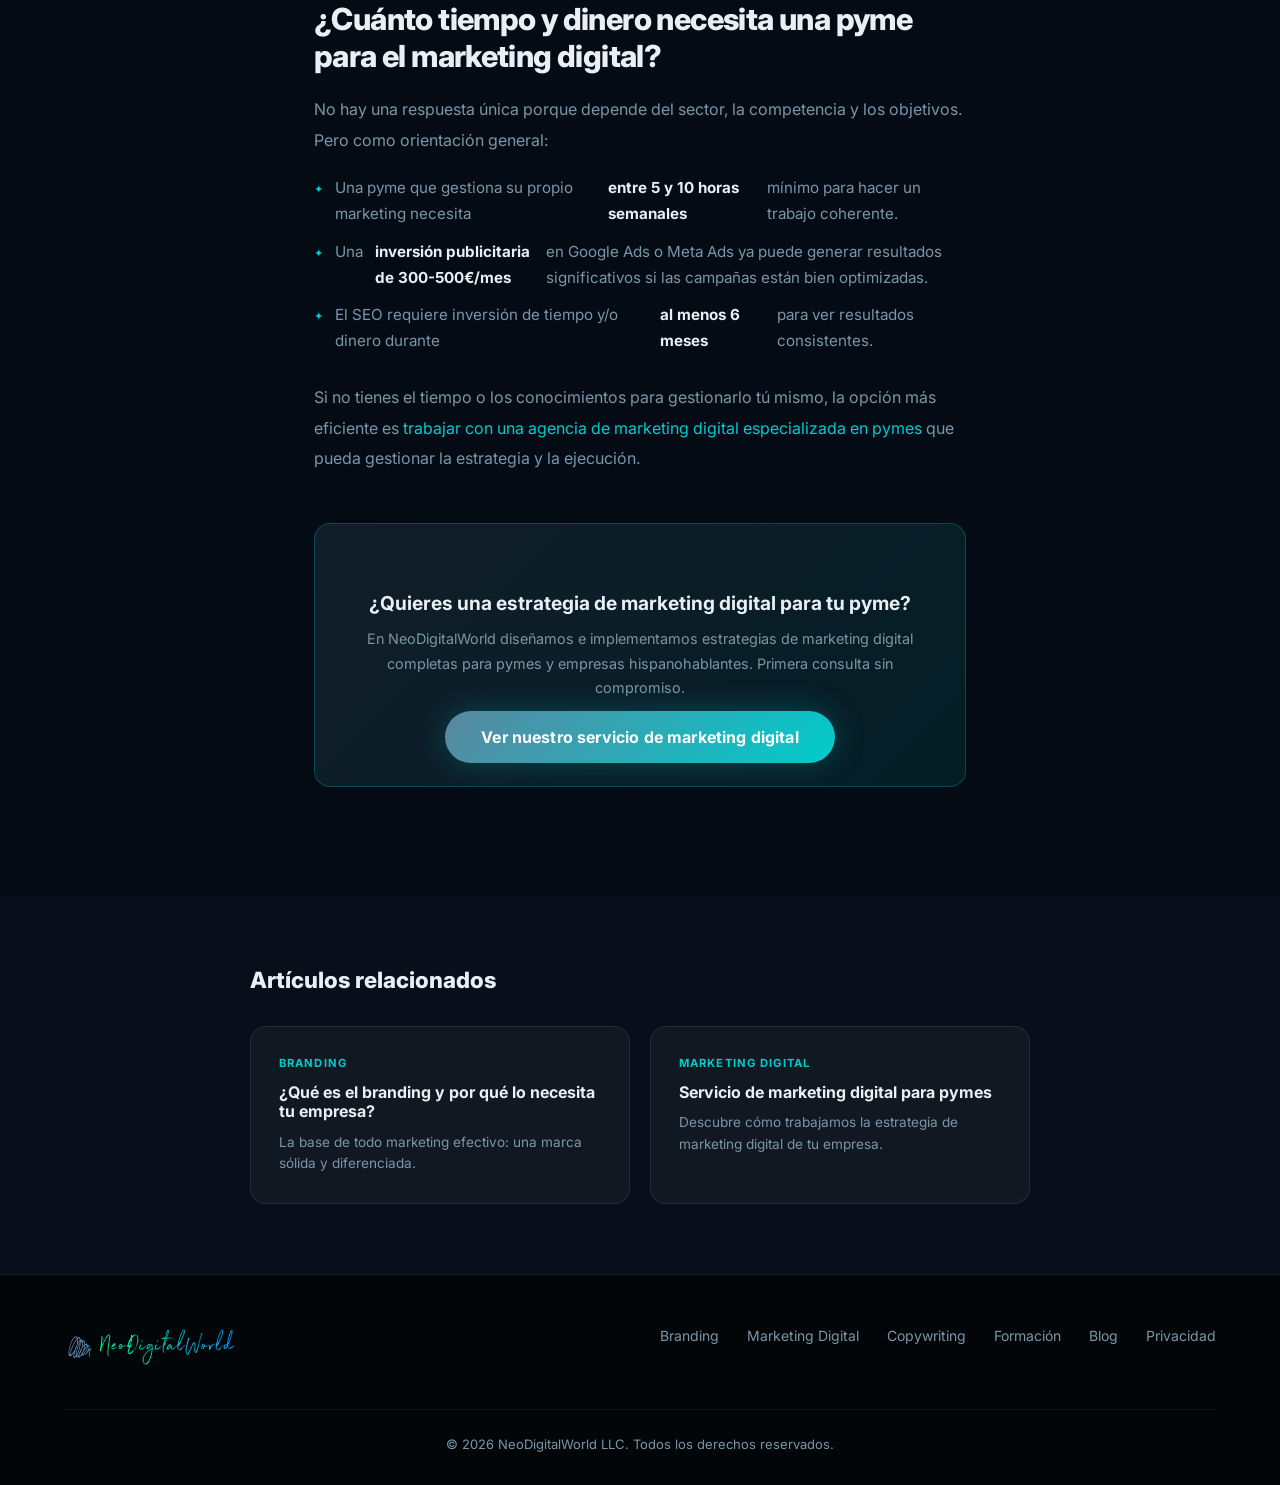
<file: blog/como-hacer-marketing-digital-para-pymes-guia-completa.html>
<!DOCTYPE html>
<html lang="es">
<head>
  <meta charset="UTF-8">
  <meta name="viewport" content="width=device-width, initial-scale=1.0">
  <title>Cómo Hacer Marketing Digital para Pymes: Guía Completa — NeoDigitalWorld</title>
  <meta name="description" content="Guía completa de marketing digital para pymes y emprendedores: SEO, redes sociales, email marketing, publicidad y analítica. Estrategia paso a paso con resultados medibles.">
  <meta name="robots" content="index, follow">
  <link rel="canonical" href="https://neodigitalworld.com/blog/como-hacer-marketing-digital-para-pymes-guia-completa">
  <link rel="icon" type="image/svg+xml" href="../assets/logo.svg">

  <meta property="og:title" content="Cómo Hacer Marketing Digital para Pymes: Guía Completa">
  <meta property="og:description" content="Estrategia de marketing digital paso a paso para pymes. SEO, redes sociales, email y publicidad. Todo lo que necesitas saber para crecer online.">
  <meta property="og:type" content="article">
  <meta property="og:url" content="https://neodigitalworld.com/blog/como-hacer-marketing-digital-para-pymes-guia-completa">
  <meta property="og:image" content="https://neodigitalworld.com/assets/og-image.png">
  <meta property="article:published_time" content="2026-05-29">
  <meta property="article:author" content="NeoDigitalWorld">

  <script type="application/ld+json">
  {
    "@context": "https://schema.org",
    "@type": "Article",
    "headline": "Cómo Hacer Marketing Digital para Pymes: Guía Completa",
    "description": "Guía completa de marketing digital para pymes: estrategia, SEO, redes sociales, email marketing y publicidad de pago paso a paso.",
    "datePublished": "2026-05-29",
    "dateModified": "2026-05-29",
    "author": {
      "@type": "Organization",
      "name": "NeoDigitalWorld",
      "url": "https://neodigitalworld.com"
    },
    "publisher": {
      "@type": "Organization",
      "name": "NeoDigitalWorld",
      "url": "https://neodigitalworld.com",
      "logo": {
        "@type": "ImageObject",
        "url": "https://neodigitalworld.com/assets/logo.svg"
      }
    },
    "mainEntityOfPage": {
      "@type": "WebPage",
      "@id": "https://neodigitalworld.com/blog/como-hacer-marketing-digital-para-pymes-guia-completa.html"
    }
  }
  </script>

  <link rel="preconnect" href="https://fonts.googleapis.com">
  <link rel="preconnect" href="https://fonts.gstatic.com" crossorigin>
  <link href="https://fonts.googleapis.com/css2?family=Inter:wght@400;500;600;700;800&display=swap" rel="stylesheet">
  <link rel="stylesheet" href="../css/style.css">
  <style>
    .article-hero { padding: 130px 5% 60px; position: relative; overflow: hidden; }
    .article-hero::before { content: ''; position: absolute; inset: 0; background: radial-gradient(ellipse 80% 60% at 50% 20%, rgba(0,204,204,0.06) 0%, transparent 70%); pointer-events: none; }
    .article-hero-inner { max-width: 780px; margin: 0 auto; position: relative; z-index: 1; }
    .breadcrumb { font-size: 0.8rem; color: var(--text-muted); margin-bottom: 20px; }
    .breadcrumb a { color: var(--accent); }
    .breadcrumb span { margin: 0 8px; }
    .article-category { display: inline-block; font-size: 0.75rem; font-weight: 700; text-transform: uppercase; letter-spacing: 0.1em; color: var(--accent); margin-bottom: 20px; }
    .article-hero h1 { font-size: clamp(1.8rem, 4vw, 3rem); font-weight: 800; letter-spacing: -0.03em; line-height: 1.15; margin-bottom: 20px; }
    .article-meta { font-size: 0.85rem; color: var(--text-muted); margin-bottom: 30px; }
    .article-intro { font-size: 1.1rem; color: var(--text-muted); line-height: 1.8; border-left: 3px solid var(--accent); padding-left: 20px; }
    .article-body { max-width: 780px; margin: 0 auto; padding: 60px 5%; }
    .article-body h2 { font-size: clamp(1.4rem, 2.5vw, 1.9rem); font-weight: 800; margin: 50px 0 20px; letter-spacing: -0.02em; }
    .article-body h3 { font-size: 1.1rem; font-weight: 700; margin: 32px 0 14px; }
    .article-body p { color: var(--text-muted); line-height: 1.9; font-size: 1rem; margin-bottom: 20px; }
    .article-body strong { color: var(--text); font-weight: 700; }
    .highlight-box { background: var(--card-bg); border: 1px solid var(--card-border); border-left: 4px solid var(--accent); border-radius: 0 12px 12px 0; padding: 24px 28px; margin: 36px 0; }
    .highlight-box p { margin: 0; font-size: 0.95rem; }
    .article-list { list-style: none; padding: 0; margin: 20px 0 28px; }
    .article-list li { display: flex; gap: 12px; align-items: flex-start; margin-bottom: 12px; color: var(--text-muted); font-size: 0.95rem; line-height: 1.7; }
    .article-list li::before { content: '✦'; color: var(--accent); font-size: 0.7rem; margin-top: 5px; flex-shrink: 0; }
    .steps-list { counter-reset: step; padding: 0; margin: 24px 0; }
    .step-item { display: flex; gap: 20px; align-items: flex-start; margin-bottom: 28px; background: var(--card-bg); border: 1px solid var(--card-border); border-radius: 12px; padding: 24px; }
    .step-num { font-size: 1.5rem; font-weight: 800; background: linear-gradient(135deg, var(--grad-start), var(--grad-end)); -webkit-background-clip: text; -webkit-text-fill-color: transparent; background-clip: text; min-width: 40px; line-height: 1; }
    .step-content h3 { font-size: 1rem; font-weight: 700; margin: 0 0 8px; }
    .step-content p { font-size: 0.875rem; color: var(--text-muted); line-height: 1.7; margin: 0; }
    .cta-inline { background: linear-gradient(135deg, rgba(90,135,160,0.15), rgba(0,204,204,0.1)); border: 1px solid rgba(0,204,204,0.25); border-radius: 16px; padding: 36px; text-align: center; margin: 50px 0; }
    .cta-inline h3 { font-size: 1.2rem; font-weight: 700; margin-bottom: 12px; }
    .cta-inline p { color: var(--text-muted); font-size: 0.9rem; margin-bottom: 24px; line-height: 1.7; }
    .related-section { background: var(--bg2); padding: 70px 5%; }
    .related-inner { max-width: 780px; margin: 0 auto; }
    .related-section h2 { font-size: 1.4rem; font-weight: 800; margin-bottom: 32px; }
    .related-grid { display: grid; grid-template-columns: repeat(auto-fill, minmax(280px, 1fr)); gap: 20px; }
    .related-card { background: var(--card-bg); border: 1px solid var(--card-border); border-radius: var(--radius); padding: 28px; transition: border-color 0.3s, transform 0.3s; }
    .related-card:hover { border-color: rgba(0,204,204,0.4); transform: translateY(-3px); }
    .related-card h3 { font-size: 1rem; font-weight: 700; margin-bottom: 10px; }
    .related-card h3 a { color: var(--text); transition: color 0.3s; }
    .related-card h3 a:hover { color: var(--accent); }
    .related-card p { font-size: 0.85rem; color: var(--text-muted); line-height: 1.6; margin: 0; }
  </style>
</head>
<body>

  <nav id="nav">
    <a href="../index.html">
      <img src="../assets/logo.svg" alt="NeoDigitalWorld" class="nav-logo">
    </a>
    <ul class="nav-links">
      <li><a href="../servicios/branding-para-empresas.html">Branding</a></li>
      <li><a href="../servicios/marketing-digital-para-pymes.html">Marketing</a></li>
      <li><a href="../servicios/copywriting-profesional.html">Copywriting</a></li>
      <li><a href="../servicios/formacion-digital-privada.html">Formación</a></li>
      <li><a href="index.html" style="color:var(--accent)">Blog</a></li>
      <li><a href="../index.html#contact" class="nav-cta">Hablemos</a></li>
    </ul>
    <button class="nav-toggle" aria-label="Menú">
      <span></span><span></span><span></span>
    </button>
  </nav>

  <div class="nav-mobile">
    <button class="nav-mobile-close" aria-label="Cerrar">✕</button>
    <a href="../servicios/branding-para-empresas.html">Branding</a>
    <a href="../servicios/marketing-digital-para-pymes.html">Marketing</a>
    <a href="../servicios/copywriting-profesional.html">Copywriting</a>
    <a href="../servicios/formacion-digital-privada.html">Formación</a>
    <a href="index.html">Blog</a>
    <a href="../index.html#contact" class="btn-primary">Hablemos</a>
  </div>

  <header class="article-hero">
    <div class="article-hero-inner">
      <p class="breadcrumb"><a href="../index.html">Inicio</a><span>›</span><a href="index.html">Blog</a><span>›</span>Marketing Digital</p>
      <span class="article-category">Marketing Digital</span>
      <h1>Cómo hacer marketing digital para pymes: guía completa</h1>
      <p class="article-meta">NeoDigitalWorld · Mayo 2026 · 10 minutos de lectura</p>
      <p class="article-intro">El marketing digital no es solo estar en redes sociales. Es una disciplina completa con múltiples canales, herramientas y estrategias que, bien coordinados, pueden transformar radicalmente los resultados de cualquier pyme. En esta guía te explicamos cómo empezar y qué priorizar.</p>
    </div>
  </header>

  <div class="glow-line"></div>

  <article class="article-body">

    <h2>¿Por qué necesita tu pyme una estrategia de marketing digital?</h2>
    <p>Más del 80% de las decisiones de compra comienzan con una búsqueda online. Si tu empresa no aparece cuando tu cliente potencial busca lo que ofreces, directamente no existes para él. El marketing digital es el conjunto de acciones que te hacen visible, relevante y convincente en el entorno online.</p>
    <p>La buena noticia es que el marketing digital es accesible para cualquier tamaño de empresa. A diferencia de la televisión o la prensa, no necesitas un presupuesto millonario para llegar a tu audiencia. Pero sí necesitas <strong>estrategia y constancia</strong>. Sin ellas, cualquier inversión de tiempo y dinero es ruido.</p>

    <h2>Los 6 pilares del marketing digital para pymes</h2>

    <h3>1. Tu sitio web: la base de todo</h3>
    <p>Tu web es tu activo digital más importante. Antes de invertir en ningún otro canal, asegúrate de tener una web que cargue rápido, que sea fácil de usar en móvil, que tenga textos claros que expliquen qué haces y por qué te deben elegir, y que tenga llamadas a la acción visibles.</p>
    <p>Una web mal diseñada o con textos pobres convierte en negativo todo lo que inviertes en otros canales: atraes visitas pero no consigues clientes. El <a href="../servicios/copywriting-profesional.html" style="color:var(--accent)">copywriting profesional</a> y un diseño orientado a la conversión son la inversión más rentable que puedes hacer.</p>

    <h3>2. SEO: visibilidad orgánica en Google</h3>
    <p>El SEO (Search Engine Optimization) es el conjunto de técnicas para aparecer en los primeros resultados de Google cuando alguien busca lo que ofreces. Es el canal con mejor retorno a largo plazo porque, una vez posicionado, el tráfico es gratuito y sostenible.</p>
    <ul class="article-list">
      <li><strong>SEO técnico:</strong> velocidad de carga, estructura de URLs, etiquetas correctas, versión móvil.</li>
      <li><strong>SEO de contenido:</strong> artículos de blog, páginas de servicio y textos optimizados con las palabras clave que busca tu cliente.</li>
      <li><strong>SEO off-page:</strong> conseguir que otras webs enlacen a la tuya (backlinks) para ganar autoridad.</li>
    </ul>
    <p>El SEO requiere paciencia — los resultados llegan en 3 a 6 meses — pero la recompensa es un flujo constante de clientes potenciales sin coste por clic.</p>

    <h3>3. Redes sociales: comunidad y confianza</h3>
    <p>Las redes sociales no son para vender directamente. Son para <strong>construir confianza y comunidad</strong> antes de que el cliente tome la decisión de compra. Una presencia activa y coherente en los canales correctos hace que cuando llegue el momento de elegir, tu marca sea la primera en la que piensen.</p>
    <p>La clave es elegir bien dónde estar. Instagram funciona bien para negocios visuales y consumo directo. LinkedIn es ideal para servicios B2B y posicionamiento de experto. TikTok es perfecto si tu público es joven y consumes contenido de forma frecuente. No tienes que estar en todos: céntrate en los que usan tus clientes.</p>

    <h3>4. Publicidad de pago: resultados inmediatos</h3>
    <p>La publicidad de pago — principalmente Google Ads y Meta Ads (Facebook e Instagram) — es la forma más rápida de conseguir visibilidad y clientes. A diferencia del SEO, los resultados son casi inmediatos. A cambio, cuando dejas de invertir, los resultados paran.</p>
    <p>Lo ideal es usar la publicidad de pago para generar tracción mientras el SEO va tomando fuerza. Una pyme con un presupuesto pequeño puede obtener resultados muy buenos si las campañas están bien segmentadas y los anuncios están bien escritos.</p>

    <h3>5. Email marketing: el canal más rentable</h3>
    <p>Puede parecer anticuado, pero el email marketing sigue siendo el canal digital con mayor retorno de inversión. Por cada euro invertido, el email marketing genera de media entre 36€ y 42€ de retorno. ¿Por qué? Porque hablas directamente con personas que ya han mostrado interés en lo que ofreces.</p>
    <ul class="article-list">
      <li>Captación de suscriptores mediante lead magnets (guías, descuentos, contenido exclusivo).</li>
      <li>Secuencias de bienvenida automatizadas para nuevos suscriptores.</li>
      <li>Newsletters periódicas con contenido de valor y ofertas.</li>
      <li>Secuencias de venta y seguimiento post-compra.</li>
    </ul>

    <h3>6. Analítica: medir para mejorar</h3>
    <p>El marketing digital sin medición es apostar a ciegas. Google Analytics 4 y las métricas nativas de cada plataforma te dicen exactamente qué funciona y qué no: de dónde vienen tus visitas, cuánto tiempo permanecen, qué páginas convierten mejor y dónde abandonan. Con estos datos, cada decisión está respaldada por evidencia real.</p>

    <div class="highlight-box">
      <p>Regla fundamental: <strong>no escales lo que no has medido</strong>. Antes de invertir más en cualquier canal, verifica que ese canal está generando resultados reales para tu negocio.</p>
    </div>

    <h2>Cómo crear tu estrategia de marketing digital paso a paso</h2>

    <div class="steps-list">
      <div class="step-item">
        <div class="step-num">01</div>
        <div class="step-content">
          <h3>Define tus objetivos</h3>
          <p>¿Quieres más visitas web, más leads, más ventas online, más reconocimiento de marca? Sin objetivos claros y medibles no hay estrategia posible.</p>
        </div>
      </div>
      <div class="step-item">
        <div class="step-num">02</div>
        <div class="step-content">
          <h3>Conoce a tu cliente ideal</h3>
          <p>¿Quién es, qué busca, dónde pasa el tiempo online, qué le preocupa y qué le motiva? Cuanto más específico seas, más efectivo será tu marketing.</p>
        </div>
      </div>
      <div class="step-item">
        <div class="step-num">03</div>
        <div class="step-content">
          <h3>Audita tu situación actual</h3>
          <p>¿En qué canales estás? ¿Qué está funcionando? ¿Qué posición tienes en Google? ¿Cómo convierte tu web? Partir de datos reales evita decisiones basadas en suposiciones.</p>
        </div>
      </div>
      <div class="step-item">
        <div class="step-num">04</div>
        <div class="step-content">
          <h3>Elige los canales correctos</h3>
          <p>No intentes hacer todo a la vez. Empieza por los 2 o 3 canales con mayor potencial para tu negocio y hazlos bien antes de expandirte.</p>
        </div>
      </div>
      <div class="step-item">
        <div class="step-num">05</div>
        <div class="step-content">
          <h3>Crea un calendario de contenidos</h3>
          <p>La constancia es más importante que la perfección. Planifica qué vas a publicar, cuándo y en qué canal. Ejecuta, mide y ajusta.</p>
        </div>
      </div>
      <div class="step-item">
        <div class="step-num">06</div>
        <div class="step-content">
          <h3>Mide y optimiza mensualmente</h3>
          <p>Revisa las métricas cada mes, identifica qué funciona mejor y desplaza los recursos hacia ello. El marketing digital mejora con el tiempo y los datos.</p>
        </div>
      </div>
    </div>

    <h2>Los errores más comunes que cometen las pymes en marketing digital</h2>
    <ul class="article-list">
      <li><strong>Intentar estar en todos los canales a la vez</strong> sin suficientes recursos para ninguno.</li>
      <li><strong>Crear contenido sin estrategia</strong> ni objetivo claro detrás de cada publicación.</li>
      <li><strong>No medir resultados</strong> y seguir invirtiendo en lo que no funciona.</li>
      <li><strong>Esperar resultados inmediatos del SEO</strong>, que es una estrategia de largo plazo.</li>
      <li><strong>Descuidar la web</strong> mientras se invierte en redes sociales o publicidad que llevan ahí a usuarios que no convierten.</li>
      <li><strong>No tener una propuesta de valor clara</strong> que diferencie la oferta de la competencia.</li>
    </ul>

    <h2>¿Cuánto tiempo y dinero necesita una pyme para el marketing digital?</h2>
    <p>No hay una respuesta única porque depende del sector, la competencia y los objetivos. Pero como orientación general:</p>
    <ul class="article-list">
      <li>Una pyme que gestiona su propio marketing necesita <strong>entre 5 y 10 horas semanales</strong> mínimo para hacer un trabajo coherente.</li>
      <li>Una <strong>inversión publicitaria de 300-500€/mes</strong> en Google Ads o Meta Ads ya puede generar resultados significativos si las campañas están bien optimizadas.</li>
      <li>El SEO requiere inversión de tiempo y/o dinero durante <strong>al menos 6 meses</strong> para ver resultados consistentes.</li>
    </ul>
    <p>Si no tienes el tiempo o los conocimientos para gestionarlo tú mismo, la opción más eficiente es <a href="../servicios/marketing-digital-para-pymes.html" style="color:var(--accent)">trabajar con una agencia de marketing digital especializada en pymes</a> que pueda gestionar la estrategia y la ejecución.</p>

    <div class="cta-inline">
      <h3>¿Quieres una estrategia de marketing digital para tu pyme?</h3>
      <p>En NeoDigitalWorld diseñamos e implementamos estrategias de marketing digital completas para pymes y empresas hispanohablantes. Primera consulta sin compromiso.</p>
      <a href="../servicios/marketing-digital-para-pymes.html" class="btn-primary">Ver nuestro servicio de marketing digital</a>
    </div>

  </article>

  <section class="related-section">
    <div class="related-inner">
      <h2>Artículos relacionados</h2>
      <div class="related-grid">
        <div class="related-card">
          <span class="article-category" style="font-size:0.7rem;margin-bottom:10px;display:block;">Branding</span>
          <h3><a href="que-es-el-branding-y-por-que-lo-necesita-tu-empresa.html">¿Qué es el branding y por qué lo necesita tu empresa?</a></h3>
          <p>La base de todo marketing efectivo: una marca sólida y diferenciada.</p>
        </div>
        <div class="related-card">
          <span class="article-category" style="font-size:0.7rem;margin-bottom:10px;display:block;">Marketing Digital</span>
          <h3><a href="../servicios/marketing-digital-para-pymes.html">Servicio de marketing digital para pymes</a></h3>
          <p>Descubre cómo trabajamos la estrategia de marketing digital de tu empresa.</p>
        </div>
      </div>
    </div>
  </section>

  <footer>
    <div class="footer-top">
      <a href="../index.html"><img src="../assets/logo.svg" alt="NeoDigitalWorld" class="footer-logo"></a>
      <nav class="footer-links">
        <a href="../servicios/branding-para-empresas.html">Branding</a>
        <a href="../servicios/marketing-digital-para-pymes.html">Marketing Digital</a>
        <a href="../servicios/copywriting-profesional.html">Copywriting</a>
        <a href="../servicios/formacion-digital-privada.html">Formación</a>
        <a href="index.html">Blog</a>
        <a href="../privacy-policy.html">Privacidad</a>
      </nav>
    </div>
    <div class="footer-bottom">
      <p>© 2026 NeoDigitalWorld LLC. Todos los derechos reservados.</p>
    </div>
  </footer>

  <script>
    const nav = document.getElementById('nav');
    window.addEventListener('scroll', () => nav.classList.toggle('scrolled', window.scrollY > 50));
    document.querySelector('.nav-toggle').addEventListener('click', () => document.querySelector('.nav-mobile').classList.add('open'));
    document.querySelector('.nav-mobile-close').addEventListener('click', () => document.querySelector('.nav-mobile').classList.remove('open'));
  </script>
</body>
</html>
</file>
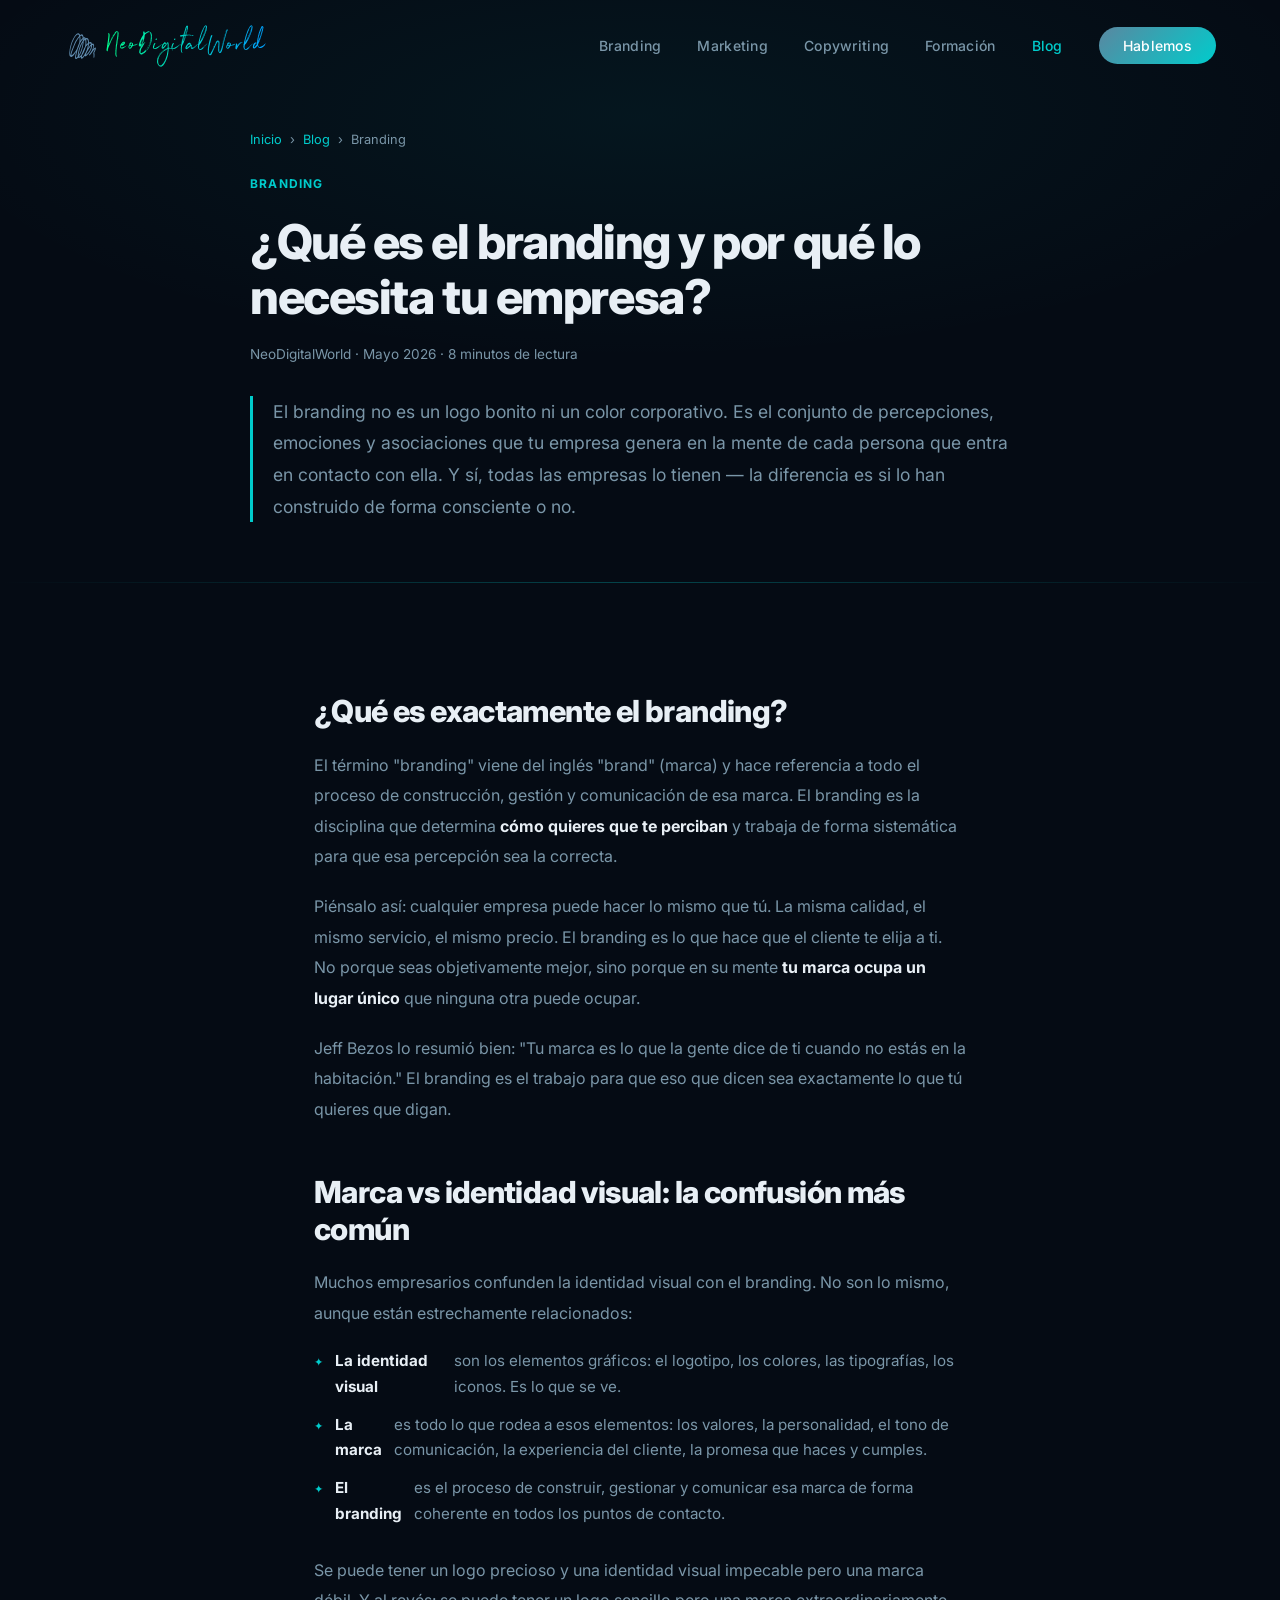
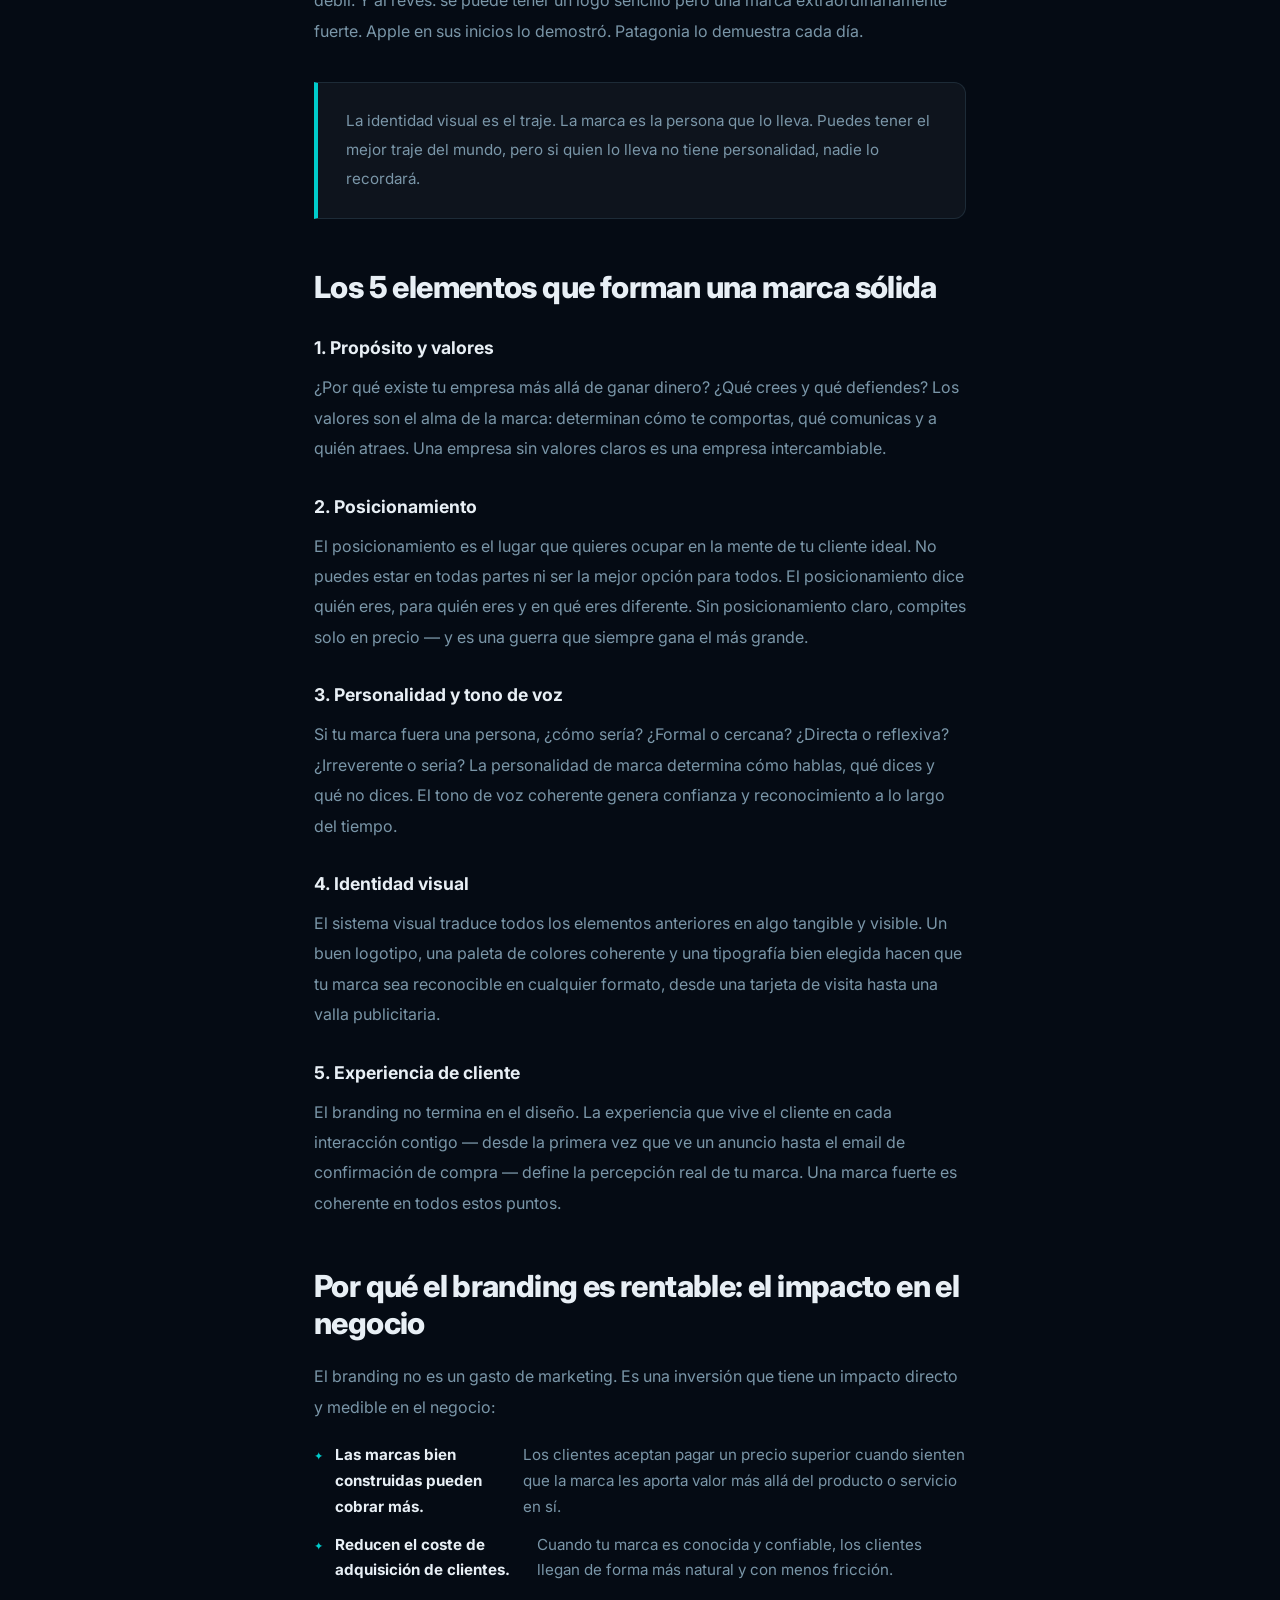
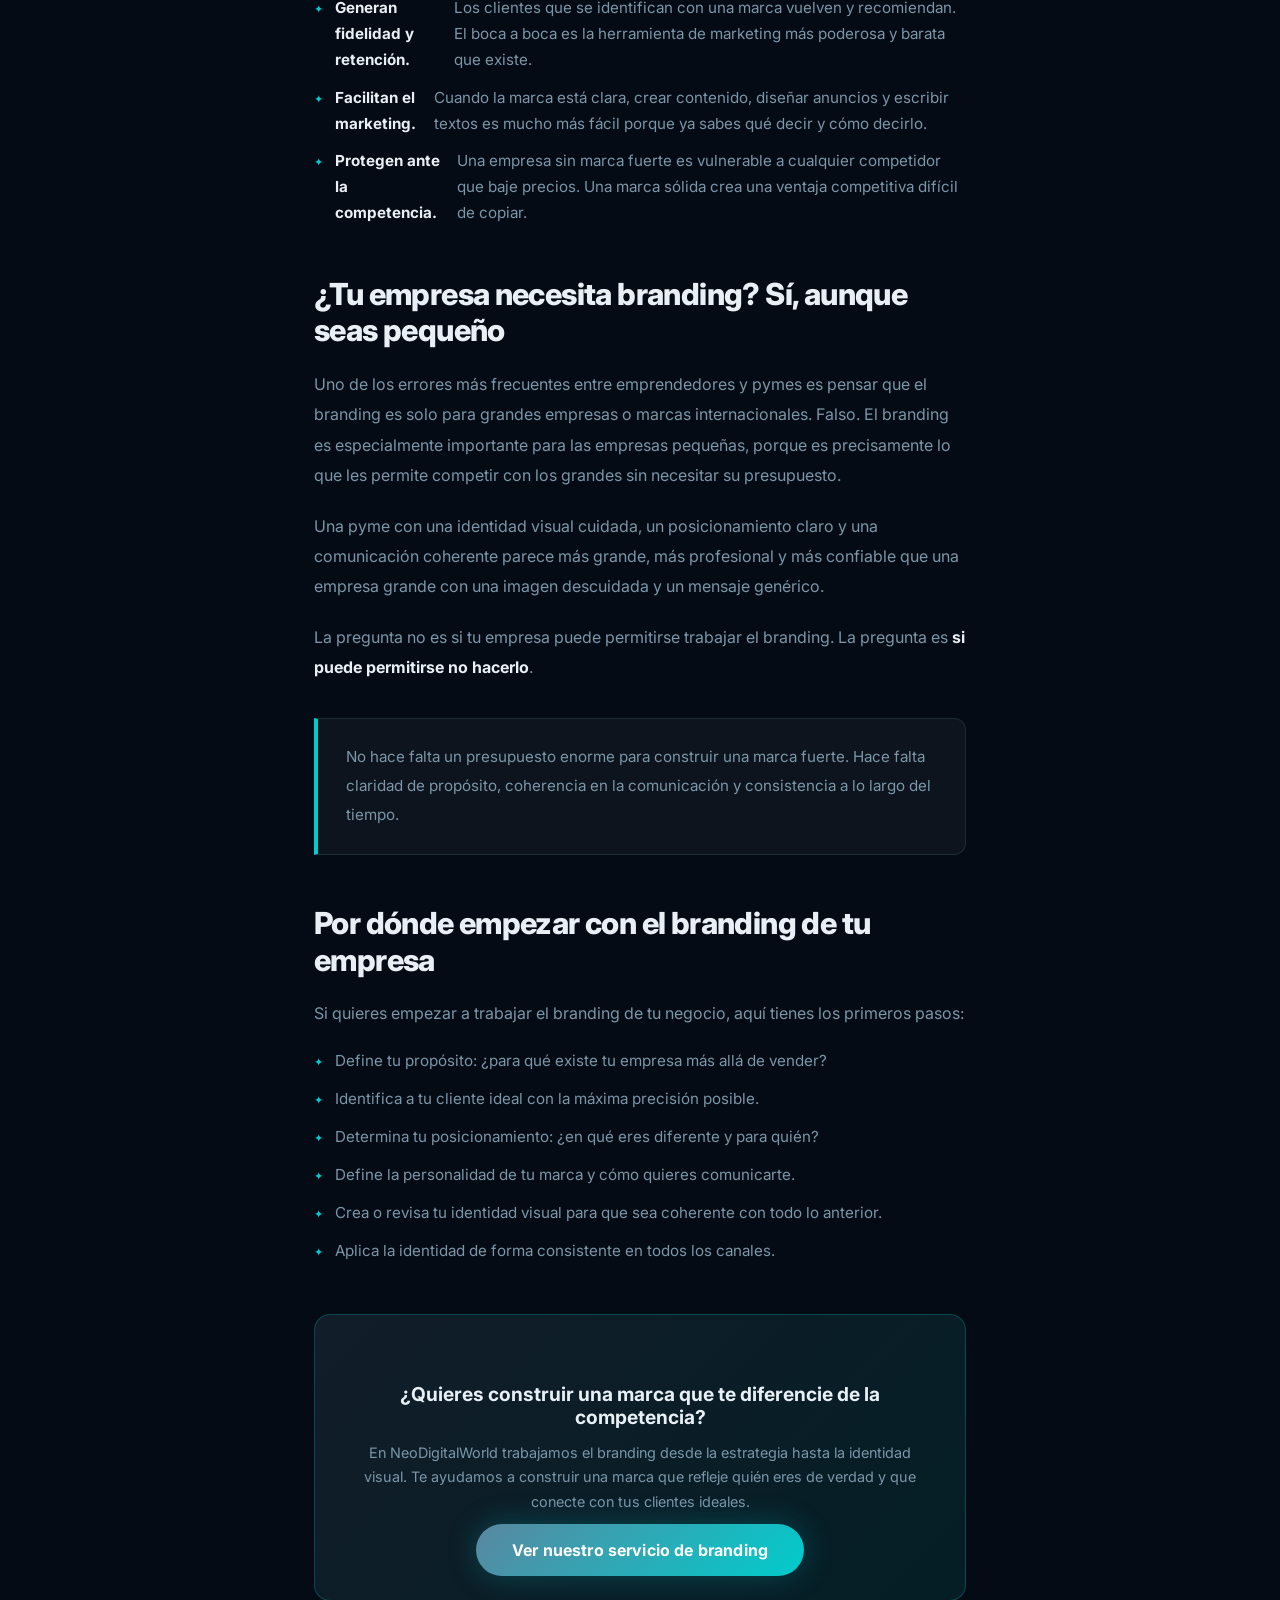
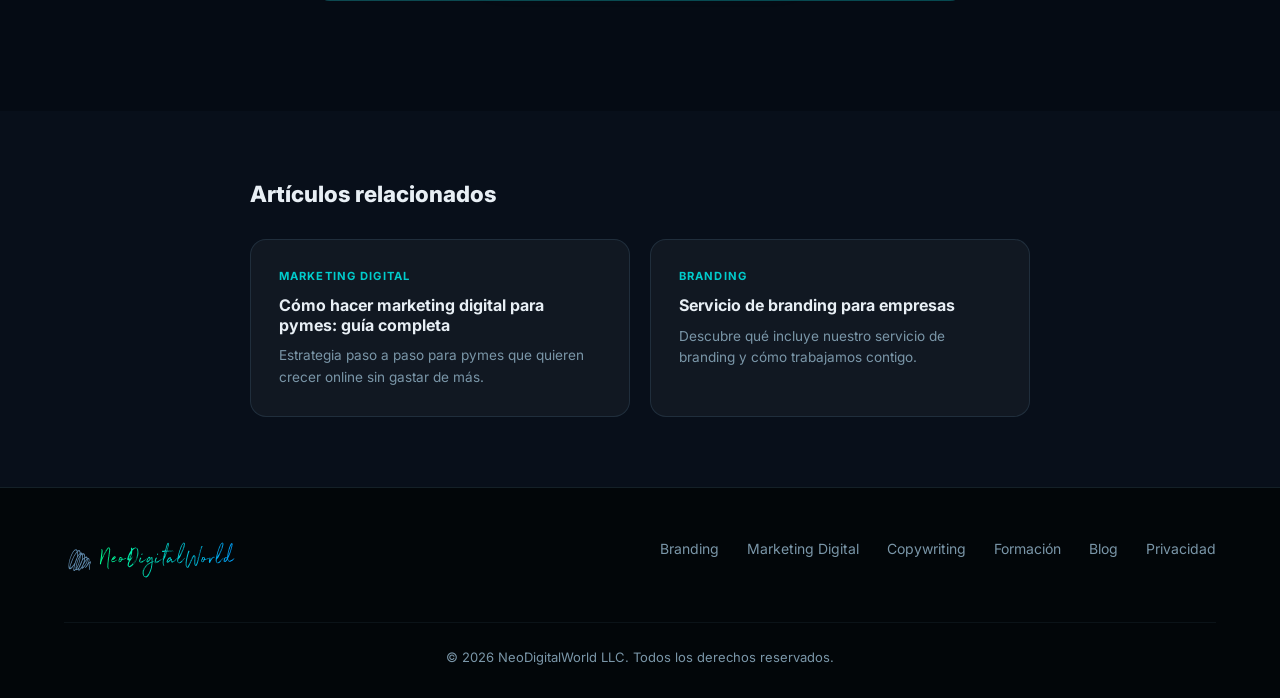
<file: blog/que-es-el-branding-y-por-que-lo-necesita-tu-empresa.html>
<!DOCTYPE html>
<html lang="es">
<head>
  <meta charset="UTF-8">
  <meta name="viewport" content="width=device-width, initial-scale=1.0">
  <title>¿Qué es el Branding y Por Qué lo Necesita tu Empresa? — NeoDigitalWorld</title>
  <meta name="description" content="Descubre qué es el branding, cuál es la diferencia entre marca e identidad visual, y por qué todas las empresas —independientemente de su tamaño— necesitan una estrategia de marca sólida.">
  <meta name="robots" content="index, follow">
  <link rel="canonical" href="https://neodigitalworld.com/blog/que-es-el-branding-y-por-que-lo-necesita-tu-empresa">
  <link rel="icon" type="image/svg+xml" href="../assets/logo.svg">

  <meta property="og:title" content="¿Qué es el Branding y Por Qué lo Necesita tu Empresa?">
  <meta property="og:description" content="El branding no es solo un logo. Aprende qué es realmente una marca y por qué es la base de cualquier negocio que quiera crecer.">
  <meta property="og:type" content="article">
  <meta property="og:url" content="https://neodigitalworld.com/blog/que-es-el-branding-y-por-que-lo-necesita-tu-empresa">
  <meta property="og:image" content="https://neodigitalworld.com/assets/og-image.png">
  <meta property="article:published_time" content="2026-05-29">
  <meta property="article:author" content="NeoDigitalWorld">

  <script type="application/ld+json">
  {
    "@context": "https://schema.org",
    "@type": "Article",
    "headline": "¿Qué es el Branding y Por Qué lo Necesita tu Empresa?",
    "description": "Guía completa sobre qué es el branding, sus elementos clave y por qué es fundamental para el crecimiento de cualquier negocio.",
    "datePublished": "2026-05-29",
    "dateModified": "2026-05-29",
    "author": {
      "@type": "Organization",
      "name": "NeoDigitalWorld",
      "url": "https://neodigitalworld.com"
    },
    "publisher": {
      "@type": "Organization",
      "name": "NeoDigitalWorld",
      "url": "https://neodigitalworld.com",
      "logo": {
        "@type": "ImageObject",
        "url": "https://neodigitalworld.com/assets/logo.svg"
      }
    },
    "mainEntityOfPage": {
      "@type": "WebPage",
      "@id": "https://neodigitalworld.com/blog/que-es-el-branding-y-por-que-lo-necesita-tu-empresa.html"
    }
  }
  </script>

  <link rel="preconnect" href="https://fonts.googleapis.com">
  <link rel="preconnect" href="https://fonts.gstatic.com" crossorigin>
  <link href="https://fonts.googleapis.com/css2?family=Inter:wght@400;500;600;700;800&display=swap" rel="stylesheet">
  <link rel="stylesheet" href="../css/style.css">
  <style>
    .article-hero { padding: 130px 5% 60px; position: relative; overflow: hidden; }
    .article-hero::before { content: ''; position: absolute; inset: 0; background: radial-gradient(ellipse 80% 60% at 50% 20%, rgba(0,204,204,0.06) 0%, transparent 70%); pointer-events: none; }
    .article-hero-inner { max-width: 780px; margin: 0 auto; position: relative; z-index: 1; }
    .breadcrumb { font-size: 0.8rem; color: var(--text-muted); margin-bottom: 20px; }
    .breadcrumb a { color: var(--accent); }
    .breadcrumb span { margin: 0 8px; }
    .article-category { display: inline-block; font-size: 0.75rem; font-weight: 700; text-transform: uppercase; letter-spacing: 0.1em; color: var(--accent); margin-bottom: 20px; }
    .article-hero h1 { font-size: clamp(1.8rem, 4vw, 3rem); font-weight: 800; letter-spacing: -0.03em; line-height: 1.15; margin-bottom: 20px; }
    .article-meta { font-size: 0.85rem; color: var(--text-muted); margin-bottom: 30px; }
    .article-intro { font-size: 1.1rem; color: var(--text-muted); line-height: 1.8; border-left: 3px solid var(--accent); padding-left: 20px; }
    .article-body { max-width: 780px; margin: 0 auto; padding: 60px 5%; }
    .article-body h2 { font-size: clamp(1.4rem, 2.5vw, 1.9rem); font-weight: 800; margin: 50px 0 20px; letter-spacing: -0.02em; }
    .article-body h3 { font-size: 1.1rem; font-weight: 700; margin: 32px 0 14px; }
    .article-body p { color: var(--text-muted); line-height: 1.9; font-size: 1rem; margin-bottom: 20px; }
    .article-body strong { color: var(--text); font-weight: 700; }
    .highlight-box { background: var(--card-bg); border: 1px solid var(--card-border); border-left: 4px solid var(--accent); border-radius: 0 12px 12px 0; padding: 24px 28px; margin: 36px 0; }
    .highlight-box p { margin: 0; font-size: 0.95rem; }
    .article-list { list-style: none; padding: 0; margin: 20px 0 28px; }
    .article-list li { display: flex; gap: 12px; align-items: flex-start; margin-bottom: 12px; color: var(--text-muted); font-size: 0.95rem; line-height: 1.7; }
    .article-list li::before { content: '✦'; color: var(--accent); font-size: 0.7rem; margin-top: 5px; flex-shrink: 0; }
    .cta-inline { background: linear-gradient(135deg, rgba(90,135,160,0.15), rgba(0,204,204,0.1)); border: 1px solid rgba(0,204,204,0.25); border-radius: 16px; padding: 36px; text-align: center; margin: 50px 0; }
    .cta-inline h3 { font-size: 1.2rem; font-weight: 700; margin-bottom: 12px; }
    .cta-inline p { color: var(--text-muted); font-size: 0.9rem; margin-bottom: 24px; line-height: 1.7; }
    .related-section { background: var(--bg2); padding: 70px 5%; }
    .related-inner { max-width: 780px; margin: 0 auto; }
    .related-section h2 { font-size: 1.4rem; font-weight: 800; margin-bottom: 32px; }
    .related-grid { display: grid; grid-template-columns: repeat(auto-fill, minmax(280px, 1fr)); gap: 20px; }
    .related-card { background: var(--card-bg); border: 1px solid var(--card-border); border-radius: var(--radius); padding: 28px; transition: border-color 0.3s, transform 0.3s; }
    .related-card:hover { border-color: rgba(0,204,204,0.4); transform: translateY(-3px); }
    .related-card h3 { font-size: 1rem; font-weight: 700; margin-bottom: 10px; }
    .related-card h3 a { color: var(--text); transition: color 0.3s; }
    .related-card h3 a:hover { color: var(--accent); }
    .related-card p { font-size: 0.85rem; color: var(--text-muted); line-height: 1.6; margin: 0; }
  </style>
</head>
<body>

  <nav id="nav">
    <a href="../index.html">
      <img src="../assets/logo.svg" alt="NeoDigitalWorld" class="nav-logo">
    </a>
    <ul class="nav-links">
      <li><a href="../servicios/branding-para-empresas.html">Branding</a></li>
      <li><a href="../servicios/marketing-digital-para-pymes.html">Marketing</a></li>
      <li><a href="../servicios/copywriting-profesional.html">Copywriting</a></li>
      <li><a href="../servicios/formacion-digital-privada.html">Formación</a></li>
      <li><a href="index.html" style="color:var(--accent)">Blog</a></li>
      <li><a href="../index.html#contact" class="nav-cta">Hablemos</a></li>
    </ul>
    <button class="nav-toggle" aria-label="Menú">
      <span></span><span></span><span></span>
    </button>
  </nav>

  <div class="nav-mobile">
    <button class="nav-mobile-close" aria-label="Cerrar">✕</button>
    <a href="../servicios/branding-para-empresas.html">Branding</a>
    <a href="../servicios/marketing-digital-para-pymes.html">Marketing</a>
    <a href="../servicios/copywriting-profesional.html">Copywriting</a>
    <a href="../servicios/formacion-digital-privada.html">Formación</a>
    <a href="index.html">Blog</a>
    <a href="../index.html#contact" class="btn-primary">Hablemos</a>
  </div>

  <header class="article-hero">
    <div class="article-hero-inner">
      <p class="breadcrumb"><a href="../index.html">Inicio</a><span>›</span><a href="index.html">Blog</a><span>›</span>Branding</p>
      <span class="article-category">Branding</span>
      <h1>¿Qué es el branding y por qué lo necesita tu empresa?</h1>
      <p class="article-meta">NeoDigitalWorld · Mayo 2026 · 8 minutos de lectura</p>
      <p class="article-intro">El branding no es un logo bonito ni un color corporativo. Es el conjunto de percepciones, emociones y asociaciones que tu empresa genera en la mente de cada persona que entra en contacto con ella. Y sí, todas las empresas lo tienen — la diferencia es si lo han construido de forma consciente o no.</p>
    </div>
  </header>

  <div class="glow-line"></div>

  <article class="article-body">

    <h2>¿Qué es exactamente el branding?</h2>
    <p>El término "branding" viene del inglés "brand" (marca) y hace referencia a todo el proceso de construcción, gestión y comunicación de esa marca. El branding es la disciplina que determina <strong>cómo quieres que te perciban</strong> y trabaja de forma sistemática para que esa percepción sea la correcta.</p>
    <p>Piénsalo así: cualquier empresa puede hacer lo mismo que tú. La misma calidad, el mismo servicio, el mismo precio. El branding es lo que hace que el cliente te elija a ti. No porque seas objetivamente mejor, sino porque en su mente <strong>tu marca ocupa un lugar único</strong> que ninguna otra puede ocupar.</p>
    <p>Jeff Bezos lo resumió bien: "Tu marca es lo que la gente dice de ti cuando no estás en la habitación." El branding es el trabajo para que eso que dicen sea exactamente lo que tú quieres que digan.</p>

    <h2>Marca vs identidad visual: la confusión más común</h2>
    <p>Muchos empresarios confunden la identidad visual con el branding. No son lo mismo, aunque están estrechamente relacionados:</p>
    <ul class="article-list">
      <li><strong>La identidad visual</strong> son los elementos gráficos: el logotipo, los colores, las tipografías, los iconos. Es lo que se ve.</li>
      <li><strong>La marca</strong> es todo lo que rodea a esos elementos: los valores, la personalidad, el tono de comunicación, la experiencia del cliente, la promesa que haces y cumples.</li>
      <li><strong>El branding</strong> es el proceso de construir, gestionar y comunicar esa marca de forma coherente en todos los puntos de contacto.</li>
    </ul>
    <p>Se puede tener un logo precioso y una identidad visual impecable pero una marca débil. Y al revés: se puede tener un logo sencillo pero una marca extraordinariamente fuerte. Apple en sus inicios lo demostró. Patagonia lo demuestra cada día.</p>

    <div class="highlight-box">
      <p>La identidad visual es el traje. La marca es la persona que lo lleva. Puedes tener el mejor traje del mundo, pero si quien lo lleva no tiene personalidad, nadie lo recordará.</p>
    </div>

    <h2>Los 5 elementos que forman una marca sólida</h2>

    <h3>1. Propósito y valores</h3>
    <p>¿Por qué existe tu empresa más allá de ganar dinero? ¿Qué crees y qué defiendes? Los valores son el alma de la marca: determinan cómo te comportas, qué comunicas y a quién atraes. Una empresa sin valores claros es una empresa intercambiable.</p>

    <h3>2. Posicionamiento</h3>
    <p>El posicionamiento es el lugar que quieres ocupar en la mente de tu cliente ideal. No puedes estar en todas partes ni ser la mejor opción para todos. El posicionamiento dice quién eres, para quién eres y en qué eres diferente. Sin posicionamiento claro, compites solo en precio — y es una guerra que siempre gana el más grande.</p>

    <h3>3. Personalidad y tono de voz</h3>
    <p>Si tu marca fuera una persona, ¿cómo sería? ¿Formal o cercana? ¿Directa o reflexiva? ¿Irreverente o seria? La personalidad de marca determina cómo hablas, qué dices y qué no dices. El tono de voz coherente genera confianza y reconocimiento a lo largo del tiempo.</p>

    <h3>4. Identidad visual</h3>
    <p>El sistema visual traduce todos los elementos anteriores en algo tangible y visible. Un buen logotipo, una paleta de colores coherente y una tipografía bien elegida hacen que tu marca sea reconocible en cualquier formato, desde una tarjeta de visita hasta una valla publicitaria.</p>

    <h3>5. Experiencia de cliente</h3>
    <p>El branding no termina en el diseño. La experiencia que vive el cliente en cada interacción contigo — desde la primera vez que ve un anuncio hasta el email de confirmación de compra — define la percepción real de tu marca. Una marca fuerte es coherente en todos estos puntos.</p>

    <h2>Por qué el branding es rentable: el impacto en el negocio</h2>
    <p>El branding no es un gasto de marketing. Es una inversión que tiene un impacto directo y medible en el negocio:</p>
    <ul class="article-list">
      <li><strong>Las marcas bien construidas pueden cobrar más.</strong> Los clientes aceptan pagar un precio superior cuando sienten que la marca les aporta valor más allá del producto o servicio en sí.</li>
      <li><strong>Reducen el coste de adquisición de clientes.</strong> Cuando tu marca es conocida y confiable, los clientes llegan de forma más natural y con menos fricción.</li>
      <li><strong>Generan fidelidad y retención.</strong> Los clientes que se identifican con una marca vuelven y recomiendan. El boca a boca es la herramienta de marketing más poderosa y barata que existe.</li>
      <li><strong>Facilitan el marketing.</strong> Cuando la marca está clara, crear contenido, diseñar anuncios y escribir textos es mucho más fácil porque ya sabes qué decir y cómo decirlo.</li>
      <li><strong>Protegen ante la competencia.</strong> Una empresa sin marca fuerte es vulnerable a cualquier competidor que baje precios. Una marca sólida crea una ventaja competitiva difícil de copiar.</li>
    </ul>

    <h2>¿Tu empresa necesita branding? Sí, aunque seas pequeño</h2>
    <p>Uno de los errores más frecuentes entre emprendedores y pymes es pensar que el branding es solo para grandes empresas o marcas internacionales. Falso. El branding es especialmente importante para las empresas pequeñas, porque es precisamente lo que les permite competir con los grandes sin necesitar su presupuesto.</p>
    <p>Una pyme con una identidad visual cuidada, un posicionamiento claro y una comunicación coherente parece más grande, más profesional y más confiable que una empresa grande con una imagen descuidada y un mensaje genérico.</p>
    <p>La pregunta no es si tu empresa puede permitirse trabajar el branding. La pregunta es <strong>si puede permitirse no hacerlo</strong>.</p>

    <div class="highlight-box">
      <p>No hace falta un presupuesto enorme para construir una marca fuerte. Hace falta claridad de propósito, coherencia en la comunicación y consistencia a lo largo del tiempo.</p>
    </div>

    <h2>Por dónde empezar con el branding de tu empresa</h2>
    <p>Si quieres empezar a trabajar el branding de tu negocio, aquí tienes los primeros pasos:</p>
    <ul class="article-list">
      <li>Define tu propósito: ¿para qué existe tu empresa más allá de vender?</li>
      <li>Identifica a tu cliente ideal con la máxima precisión posible.</li>
      <li>Determina tu posicionamiento: ¿en qué eres diferente y para quién?</li>
      <li>Define la personalidad de tu marca y cómo quieres comunicarte.</li>
      <li>Crea o revisa tu identidad visual para que sea coherente con todo lo anterior.</li>
      <li>Aplica la identidad de forma consistente en todos los canales.</li>
    </ul>

    <div class="cta-inline">
      <h3>¿Quieres construir una marca que te diferencie de la competencia?</h3>
      <p>En NeoDigitalWorld trabajamos el branding desde la estrategia hasta la identidad visual. Te ayudamos a construir una marca que refleje quién eres de verdad y que conecte con tus clientes ideales.</p>
      <a href="../servicios/branding-para-empresas.html" class="btn-primary">Ver nuestro servicio de branding</a>
    </div>

  </article>

  <section class="related-section">
    <div class="related-inner">
      <h2>Artículos relacionados</h2>
      <div class="related-grid">
        <div class="related-card">
          <span class="article-category" style="font-size:0.7rem;margin-bottom:10px;display:block;">Marketing Digital</span>
          <h3><a href="como-hacer-marketing-digital-para-pymes-guia-completa.html">Cómo hacer marketing digital para pymes: guía completa</a></h3>
          <p>Estrategia paso a paso para pymes que quieren crecer online sin gastar de más.</p>
        </div>
        <div class="related-card">
          <span class="article-category" style="font-size:0.7rem;margin-bottom:10px;display:block;">Branding</span>
          <h3><a href="../servicios/branding-para-empresas.html">Servicio de branding para empresas</a></h3>
          <p>Descubre qué incluye nuestro servicio de branding y cómo trabajamos contigo.</p>
        </div>
      </div>
    </div>
  </section>

  <footer>
    <div class="footer-top">
      <a href="../index.html"><img src="../assets/logo.svg" alt="NeoDigitalWorld" class="footer-logo"></a>
      <nav class="footer-links">
        <a href="../servicios/branding-para-empresas.html">Branding</a>
        <a href="../servicios/marketing-digital-para-pymes.html">Marketing Digital</a>
        <a href="../servicios/copywriting-profesional.html">Copywriting</a>
        <a href="../servicios/formacion-digital-privada.html">Formación</a>
        <a href="index.html">Blog</a>
        <a href="../privacy-policy.html">Privacidad</a>
      </nav>
    </div>
    <div class="footer-bottom">
      <p>© 2026 NeoDigitalWorld LLC. Todos los derechos reservados.</p>
    </div>
  </footer>

  <script>
    const nav = document.getElementById('nav');
    window.addEventListener('scroll', () => nav.classList.toggle('scrolled', window.scrollY > 50));
    document.querySelector('.nav-toggle').addEventListener('click', () => document.querySelector('.nav-mobile').classList.add('open'));
    document.querySelector('.nav-mobile-close').addEventListener('click', () => document.querySelector('.nav-mobile').classList.remove('open'));
  </script>
</body>
</html>
</file>
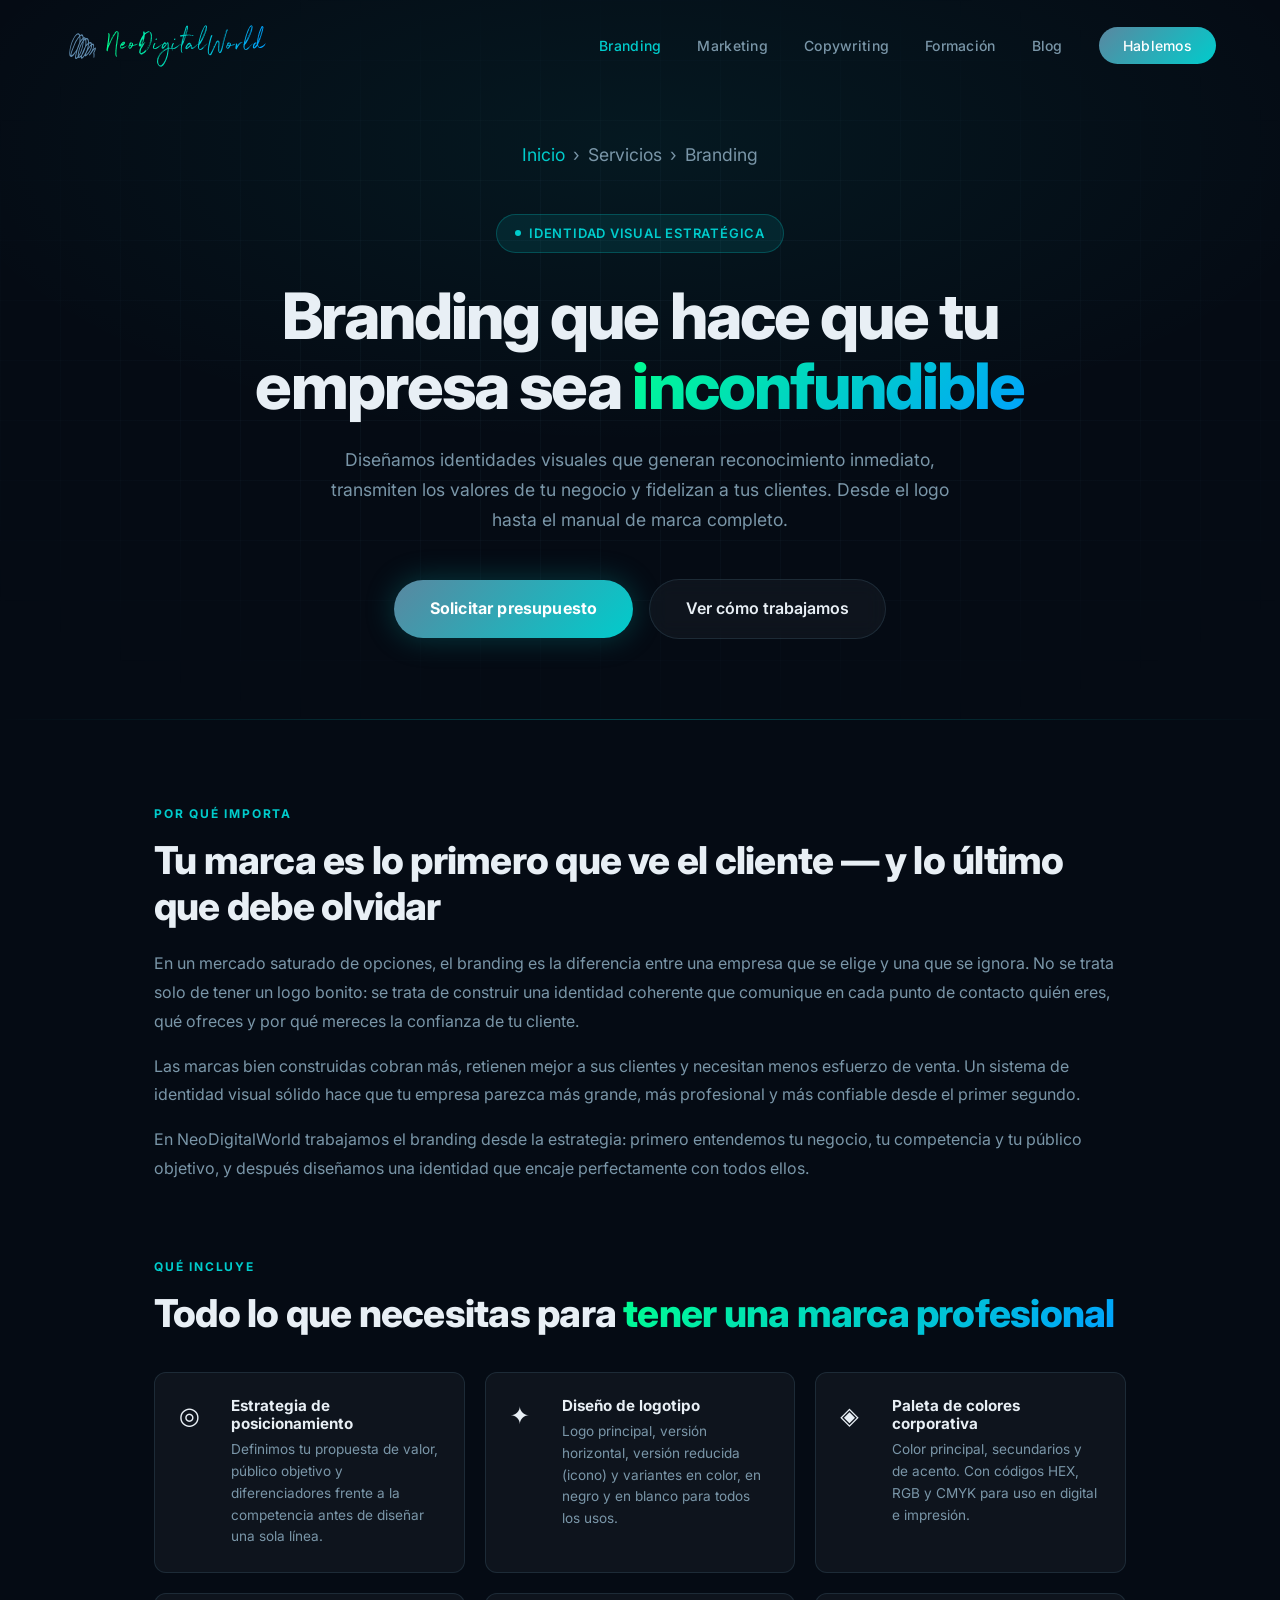
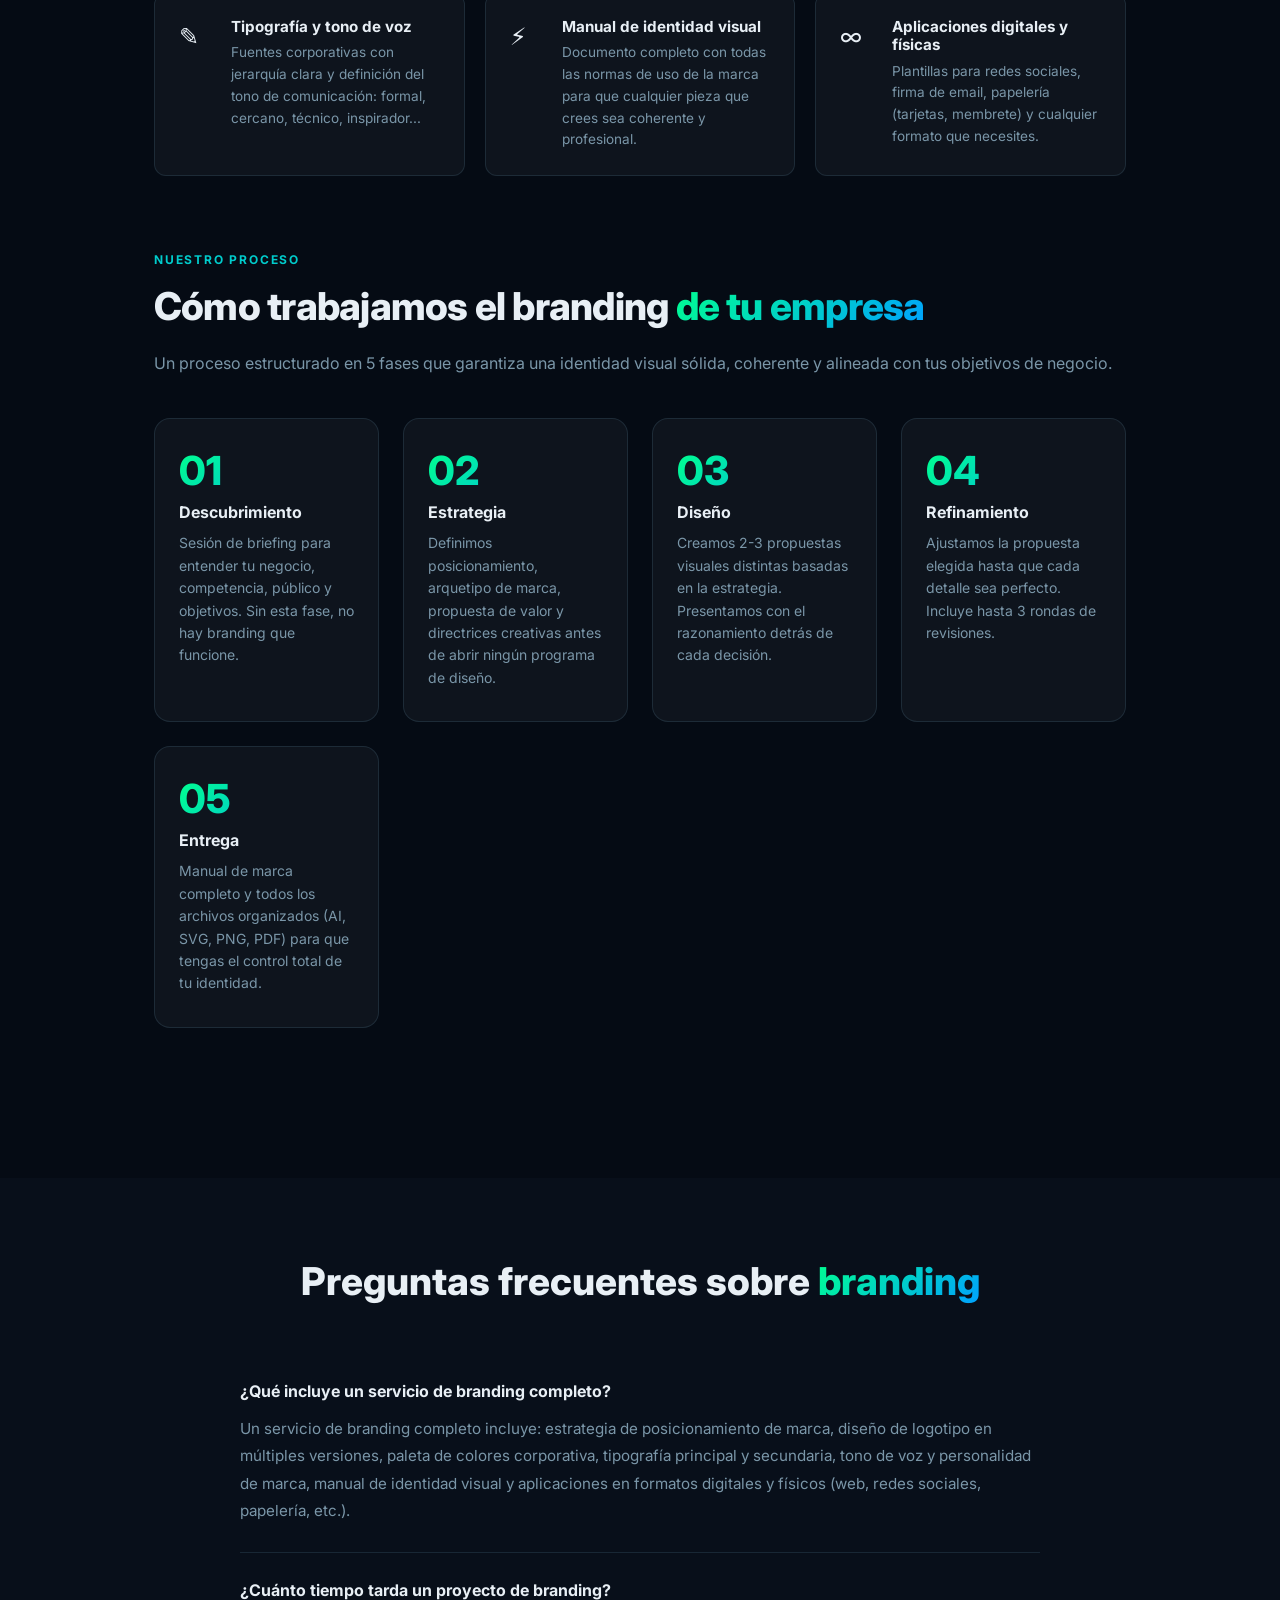
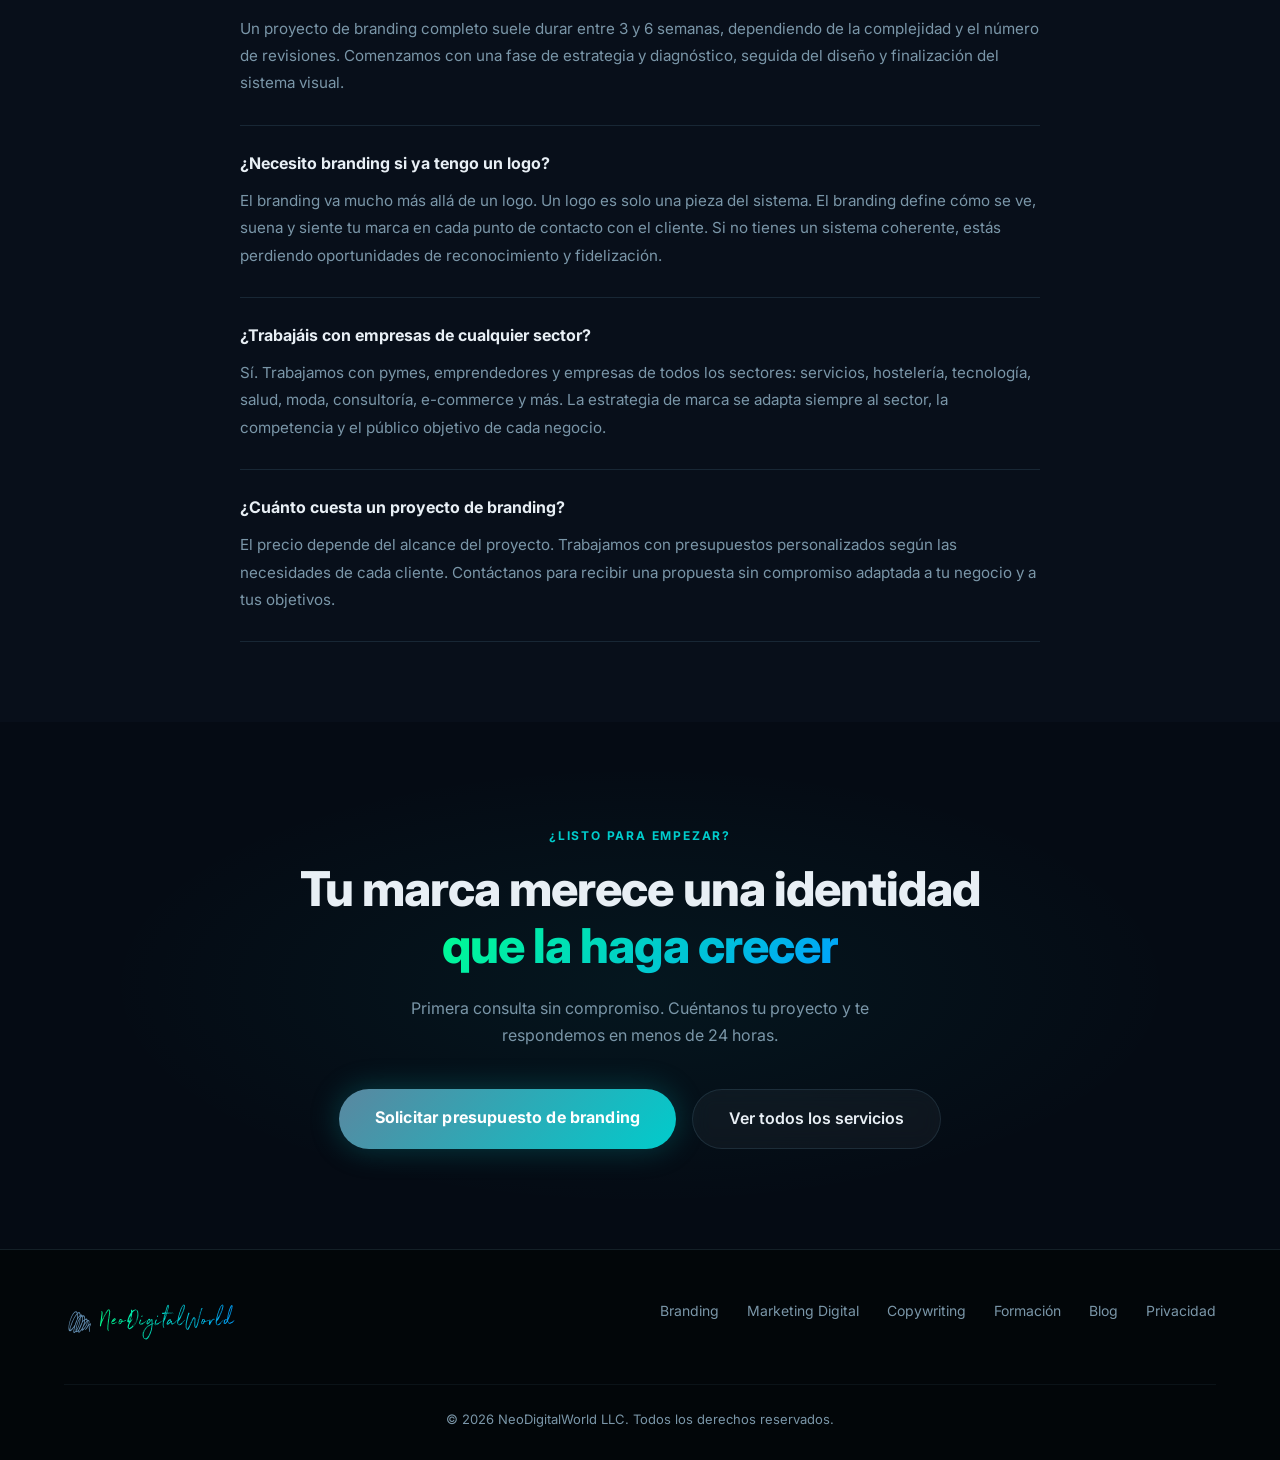
<file: servicios/branding-para-empresas.html>
<!DOCTYPE html>
<html lang="es">
<head>
  <meta charset="UTF-8">
  <meta name="viewport" content="width=device-width, initial-scale=1.0">
  <title>Branding para Empresas y Pymes | Identidad Visual Estratégica — NeoDigitalWorld</title>
  <meta name="description" content="Diseño de identidad visual y branding estratégico para pymes y empresas. Creamos logos, manuales de marca y sistemas visuales que hacen que tu negocio sea inconfundible.">
  <meta name="robots" content="index, follow">
  <link rel="canonical" href="https://neodigitalworld.com/servicios/branding-para-empresas">
  <link rel="icon" type="image/svg+xml" href="../assets/logo.svg">

  <meta property="og:title" content="Branding para Empresas y Pymes | NeoDigitalWorld">
  <meta property="og:description" content="Identidad visual estratégica que hace que tu empresa sea inconfundible. Logo, manual de marca y sistema visual completo.">
  <meta property="og:type" content="website">
  <meta property="og:url" content="https://neodigitalworld.com/servicios/branding-para-empresas">
  <meta property="og:image" content="https://neodigitalworld.com/assets/og-image.png">

  <script type="application/ld+json">
  {
    "@context": "https://schema.org",
    "@graph": [
      {
        "@type": "Service",
        "@id": "https://neodigitalworld.com/servicios/branding-para-empresas",
        "name": "Branding para Empresas",
        "description": "Diseño de identidad visual y branding estratégico para pymes y empresas hispanohablantes.",
        "provider": {
          "@type": "Organization",
          "name": "NeoDigitalWorld",
          "url": "https://neodigitalworld.com"
        },
        "areaServed": ["ES", "MX", "AR", "CO", "PE", "US"],
        "serviceType": "Branding y Diseño de Identidad Visual"
      },
      {
        "@type": "FAQPage",
        "mainEntity": [
          {
            "@type": "Question",
            "name": "¿Qué incluye un servicio de branding completo?",
            "acceptedAnswer": {
              "@type": "Answer",
              "text": "Un servicio de branding completo incluye: estrategia de posicionamiento de marca, diseño de logotipo en múltiples versiones, paleta de colores corporativa, tipografía principal y secundaria, tono de voz y personalidad de marca, manual de identidad visual y aplicaciones en formatos digitales y físicos (web, redes sociales, papelería, etc.)."
            }
          },
          {
            "@type": "Question",
            "name": "¿Cuánto tiempo tarda un proyecto de branding?",
            "acceptedAnswer": {
              "@type": "Answer",
              "text": "Un proyecto de branding completo suele durar entre 3 y 6 semanas, dependiendo de la complejidad y el número de revisiones. Comenzamos con una fase de estrategia y diagnóstico, seguida del diseño y finalización del sistema visual."
            }
          },
          {
            "@type": "Question",
            "name": "¿Necesito branding si ya tengo un logo?",
            "acceptedAnswer": {
              "@type": "Answer",
              "text": "El branding va mucho más allá de un logo. Un logo es solo una pieza del sistema. El branding define cómo se ve, suena y siente tu marca en cada punto de contacto con el cliente. Si no tienes un sistema coherente, estás perdiendo oportunidades de reconocimiento y fidelización."
            }
          },
          {
            "@type": "Question",
            "name": "¿Trabajáis con empresas de cualquier sector?",
            "acceptedAnswer": {
              "@type": "Answer",
              "text": "Sí. Trabajamos con pymes, emprendedores y empresas de todos los sectores: servicios, hostelería, tecnología, salud, moda, consultoría, e-commerce y más. La estrategia de marca se adapta siempre al sector, la competencia y el público objetivo de cada negocio."
            }
          },
          {
            "@type": "Question",
            "name": "¿Puedo ver ejemplos de trabajos anteriores?",
            "acceptedAnswer": {
              "@type": "Answer",
              "text": "Sí, podemos compartirte ejemplos de proyectos anteriores durante la primera consulta. Contacta con nosotros para agendar una llamada sin compromiso."
            }
          }
        ]
      }
    ]
  }
  </script>

  <link rel="preconnect" href="https://fonts.googleapis.com">
  <link rel="preconnect" href="https://fonts.gstatic.com" crossorigin>
  <link href="https://fonts.googleapis.com/css2?family=Inter:wght@400;500;600;700;800&display=swap" rel="stylesheet">
  <link rel="stylesheet" href="../css/style.css">
  <style>
    .service-hero { padding: 140px 5% 80px; text-align: center; position: relative; overflow: hidden; }
    .service-hero::before { content: ''; position: absolute; inset: 0; background: radial-gradient(ellipse 80% 60% at 50% 20%, rgba(0,204,204,0.07) 0%, transparent 70%); pointer-events: none; }
    .breadcrumb { font-size: 0.8rem; color: var(--text-muted); margin-bottom: 20px; }
    .breadcrumb a { color: var(--accent); }
    .breadcrumb span { margin: 0 8px; }
    .service-hero h1 { font-size: clamp(2.2rem, 5vw, 4rem); font-weight: 800; letter-spacing: -0.03em; margin-bottom: 24px; line-height: 1.1; }
    .service-hero p { font-size: 1.1rem; color: var(--text-muted); max-width: 650px; margin: 0 auto 44px; line-height: 1.7; }
    .content-section { max-width: 1100px; margin: 0 auto; padding: 80px 5%; }
    .content-block { margin-bottom: 70px; }
    .content-block h2 { font-size: clamp(1.6rem, 3vw, 2.4rem); font-weight: 800; letter-spacing: -0.02em; margin-bottom: 20px; }
    .content-block p { color: var(--text-muted); line-height: 1.8; font-size: 1rem; margin-bottom: 16px; }
    .process-grid { display: grid; grid-template-columns: repeat(auto-fit, minmax(200px, 1fr)); gap: 24px; margin-top: 40px; }
    .process-step { background: var(--card-bg); border: 1px solid var(--card-border); border-radius: var(--radius); padding: 32px 24px; position: relative; }
    .step-num { font-size: 2.5rem; font-weight: 800; background: linear-gradient(135deg, var(--grad-start), var(--grad-end)); -webkit-background-clip: text; -webkit-text-fill-color: transparent; background-clip: text; line-height: 1; margin-bottom: 12px; }
    .process-step h3 { font-size: 1rem; font-weight: 700; margin-bottom: 10px; }
    .process-step p { font-size: 0.875rem; color: var(--text-muted); line-height: 1.6; margin: 0; }
    .includes-grid { display: grid; grid-template-columns: repeat(auto-fit, minmax(280px, 1fr)); gap: 20px; margin-top: 36px; }
    .include-item { display: flex; gap: 16px; align-items: flex-start; background: var(--card-bg); border: 1px solid var(--card-border); border-radius: 12px; padding: 24px; }
    .include-icon { font-size: 1.5rem; min-width: 36px; }
    .include-item h3 { font-size: 0.95rem; font-weight: 700; margin-bottom: 6px; }
    .include-item p { font-size: 0.85rem; color: var(--text-muted); line-height: 1.6; margin: 0; }
    .faq-section { background: var(--bg2); padding: 80px 5%; }
    .faq-inner { max-width: 800px; margin: 0 auto; }
    .faq-section h2 { text-align: center; font-size: clamp(1.6rem, 3vw, 2.4rem); font-weight: 800; margin-bottom: 50px; }
    .faq-item { border-bottom: 1px solid var(--card-border); padding: 28px 0; }
    .faq-item h3 { font-size: 1rem; font-weight: 700; margin-bottom: 14px; color: var(--text); }
    .faq-item p { font-size: 0.95rem; color: var(--text-muted); line-height: 1.8; margin: 0; }
    .cta-section { text-align: center; padding: 100px 5%; background: var(--bg); position: relative; overflow: hidden; }
    .cta-section::before { content: ''; position: absolute; inset: 0; background: radial-gradient(ellipse 60% 60% at 50% 50%, rgba(0,204,204,0.06) 0%, transparent 70%); pointer-events: none; }
    .cta-section h2 { font-size: clamp(1.8rem, 4vw, 3rem); font-weight: 800; margin-bottom: 20px; letter-spacing: -0.02em; }
    .cta-section p { color: var(--text-muted); max-width: 560px; margin: 0 auto 40px; line-height: 1.7; }
    .cta-buttons { display: flex; gap: 16px; justify-content: center; flex-wrap: wrap; }
  </style>
</head>
<body>

  <nav id="nav">
    <a href="../index.html">
      <img src="../assets/logo.svg" alt="NeoDigitalWorld" class="nav-logo">
    </a>
    <ul class="nav-links">
      <li><a href="branding-para-empresas.html" style="color:var(--accent)">Branding</a></li>
      <li><a href="marketing-digital-para-pymes.html">Marketing</a></li>
      <li><a href="copywriting-profesional.html">Copywriting</a></li>
      <li><a href="formacion-digital-privada.html">Formación</a></li>
      <li><a href="../blog/index.html">Blog</a></li>
      <li><a href="../index.html#contact" class="nav-cta">Hablemos</a></li>
    </ul>
    <button class="nav-toggle" aria-label="Menú">
      <span></span><span></span><span></span>
    </button>
  </nav>

  <div class="nav-mobile">
    <button class="nav-mobile-close" aria-label="Cerrar">✕</button>
    <a href="branding-para-empresas.html">Branding</a>
    <a href="marketing-digital-para-pymes.html">Marketing</a>
    <a href="copywriting-profesional.html">Copywriting</a>
    <a href="formacion-digital-privada.html">Formación</a>
    <a href="../blog/index.html">Blog</a>
    <a href="../index.html#contact" class="btn-primary">Hablemos</a>
  </div>

  <section class="service-hero">
    <div class="hero-grid"></div>
    <div style="position:relative;z-index:1;max-width:900px;margin:0 auto;">
      <p class="breadcrumb"><a href="../index.html">Inicio</a><span>›</span>Servicios<span>›</span>Branding</p>
      <div class="hero-badge">Identidad Visual Estratégica</div>
      <h1>Branding que hace que tu empresa sea <span class="gradient-text">inconfundible</span></h1>
      <p>Diseñamos identidades visuales que generan reconocimiento inmediato, transmiten los valores de tu negocio y fidelizan a tus clientes. Desde el logo hasta el manual de marca completo.</p>
      <div class="hero-actions">
        <a href="../index.html#contact" class="btn-primary">Solicitar presupuesto</a>
        <a href="#proceso" class="btn-secondary">Ver cómo trabajamos</a>
      </div>
    </div>
  </section>

  <div class="glow-line"></div>

  <div class="content-section">

    <div class="content-block">
      <span class="section-label">Por qué importa</span>
      <h2>Tu marca es lo primero que ve el cliente — y lo último que debe olvidar</h2>
      <p>En un mercado saturado de opciones, el branding es la diferencia entre una empresa que se elige y una que se ignora. No se trata solo de tener un logo bonito: se trata de construir una identidad coherente que comunique en cada punto de contacto quién eres, qué ofreces y por qué mereces la confianza de tu cliente.</p>
      <p>Las marcas bien construidas cobran más, retienen mejor a sus clientes y necesitan menos esfuerzo de venta. Un sistema de identidad visual sólido hace que tu empresa parezca más grande, más profesional y más confiable desde el primer segundo.</p>
      <p>En NeoDigitalWorld trabajamos el branding desde la estrategia: primero entendemos tu negocio, tu competencia y tu público objetivo, y después diseñamos una identidad que encaje perfectamente con todos ellos.</p>
    </div>

    <div class="content-block">
      <span class="section-label">Qué incluye</span>
      <h2>Todo lo que necesitas para <span class="gradient-text">tener una marca profesional</span></h2>
      <div class="includes-grid">
        <div class="include-item">
          <div class="include-icon">◎</div>
          <div>
            <h3>Estrategia de posicionamiento</h3>
            <p>Definimos tu propuesta de valor, público objetivo y diferenciadores frente a la competencia antes de diseñar una sola línea.</p>
          </div>
        </div>
        <div class="include-item">
          <div class="include-icon">✦</div>
          <div>
            <h3>Diseño de logotipo</h3>
            <p>Logo principal, versión horizontal, versión reducida (icono) y variantes en color, en negro y en blanco para todos los usos.</p>
          </div>
        </div>
        <div class="include-item">
          <div class="include-icon">◈</div>
          <div>
            <h3>Paleta de colores corporativa</h3>
            <p>Color principal, secundarios y de acento. Con códigos HEX, RGB y CMYK para uso en digital e impresión.</p>
          </div>
        </div>
        <div class="include-item">
          <div class="include-icon">✎</div>
          <div>
            <h3>Tipografía y tono de voz</h3>
            <p>Fuentes corporativas con jerarquía clara y definición del tono de comunicación: formal, cercano, técnico, inspirador...</p>
          </div>
        </div>
        <div class="include-item">
          <div class="include-icon">⚡</div>
          <div>
            <h3>Manual de identidad visual</h3>
            <p>Documento completo con todas las normas de uso de la marca para que cualquier pieza que crees sea coherente y profesional.</p>
          </div>
        </div>
        <div class="include-item">
          <div class="include-icon">∞</div>
          <div>
            <h3>Aplicaciones digitales y físicas</h3>
            <p>Plantillas para redes sociales, firma de email, papelería (tarjetas, membrete) y cualquier formato que necesites.</p>
          </div>
        </div>
      </div>
    </div>

    <div id="proceso" class="content-block">
      <span class="section-label">Nuestro proceso</span>
      <h2>Cómo trabajamos el branding <span class="gradient-text">de tu empresa</span></h2>
      <p>Un proceso estructurado en 5 fases que garantiza una identidad visual sólida, coherente y alineada con tus objetivos de negocio.</p>
      <div class="process-grid">
        <div class="process-step">
          <div class="step-num">01</div>
          <h3>Descubrimiento</h3>
          <p>Sesión de briefing para entender tu negocio, competencia, público y objetivos. Sin esta fase, no hay branding que funcione.</p>
        </div>
        <div class="process-step">
          <div class="step-num">02</div>
          <h3>Estrategia</h3>
          <p>Definimos posicionamiento, arquetipo de marca, propuesta de valor y directrices creativas antes de abrir ningún programa de diseño.</p>
        </div>
        <div class="process-step">
          <div class="step-num">03</div>
          <h3>Diseño</h3>
          <p>Creamos 2-3 propuestas visuales distintas basadas en la estrategia. Presentamos con el razonamiento detrás de cada decisión.</p>
        </div>
        <div class="process-step">
          <div class="step-num">04</div>
          <h3>Refinamiento</h3>
          <p>Ajustamos la propuesta elegida hasta que cada detalle sea perfecto. Incluye hasta 3 rondas de revisiones.</p>
        </div>
        <div class="process-step">
          <div class="step-num">05</div>
          <h3>Entrega</h3>
          <p>Manual de marca completo y todos los archivos organizados (AI, SVG, PNG, PDF) para que tengas el control total de tu identidad.</p>
        </div>
      </div>
    </div>

  </div>

  <section class="faq-section">
    <div class="faq-inner">
      <h2>Preguntas frecuentes sobre <span class="gradient-text">branding</span></h2>

      <div class="faq-item">
        <h3>¿Qué incluye un servicio de branding completo?</h3>
        <p>Un servicio de branding completo incluye: estrategia de posicionamiento de marca, diseño de logotipo en múltiples versiones, paleta de colores corporativa, tipografía principal y secundaria, tono de voz y personalidad de marca, manual de identidad visual y aplicaciones en formatos digitales y físicos (web, redes sociales, papelería, etc.).</p>
      </div>

      <div class="faq-item">
        <h3>¿Cuánto tiempo tarda un proyecto de branding?</h3>
        <p>Un proyecto de branding completo suele durar entre 3 y 6 semanas, dependiendo de la complejidad y el número de revisiones. Comenzamos con una fase de estrategia y diagnóstico, seguida del diseño y finalización del sistema visual.</p>
      </div>

      <div class="faq-item">
        <h3>¿Necesito branding si ya tengo un logo?</h3>
        <p>El branding va mucho más allá de un logo. Un logo es solo una pieza del sistema. El branding define cómo se ve, suena y siente tu marca en cada punto de contacto con el cliente. Si no tienes un sistema coherente, estás perdiendo oportunidades de reconocimiento y fidelización.</p>
      </div>

      <div class="faq-item">
        <h3>¿Trabajáis con empresas de cualquier sector?</h3>
        <p>Sí. Trabajamos con pymes, emprendedores y empresas de todos los sectores: servicios, hostelería, tecnología, salud, moda, consultoría, e-commerce y más. La estrategia de marca se adapta siempre al sector, la competencia y el público objetivo de cada negocio.</p>
      </div>

      <div class="faq-item">
        <h3>¿Cuánto cuesta un proyecto de branding?</h3>
        <p>El precio depende del alcance del proyecto. Trabajamos con presupuestos personalizados según las necesidades de cada cliente. Contáctanos para recibir una propuesta sin compromiso adaptada a tu negocio y a tus objetivos.</p>
      </div>
    </div>
  </section>

  <section class="cta-section">
    <div style="position:relative;z-index:1;">
      <span class="section-label">¿Listo para empezar?</span>
      <h2>Tu marca merece una identidad<br><span class="gradient-text">que la haga crecer</span></h2>
      <p>Primera consulta sin compromiso. Cuéntanos tu proyecto y te respondemos en menos de 24 horas.</p>
      <div class="cta-buttons">
        <a href="../index.html#contact" class="btn-primary">Solicitar presupuesto de branding</a>
        <a href="../index.html#services" class="btn-secondary">Ver todos los servicios</a>
      </div>
    </div>
  </section>

  <footer>
    <div class="footer-top">
      <a href="../index.html"><img src="../assets/logo.svg" alt="NeoDigitalWorld" class="footer-logo"></a>
      <nav class="footer-links">
        <a href="branding-para-empresas.html">Branding</a>
        <a href="marketing-digital-para-pymes.html">Marketing Digital</a>
        <a href="copywriting-profesional.html">Copywriting</a>
        <a href="formacion-digital-privada.html">Formación</a>
        <a href="../blog/index.html">Blog</a>
        <a href="../privacy-policy.html">Privacidad</a>
      </nav>
    </div>
    <div class="footer-bottom">
      <p>© 2026 NeoDigitalWorld LLC. Todos los derechos reservados.</p>
    </div>
  </footer>

  <script>
    const nav = document.getElementById('nav');
    window.addEventListener('scroll', () => nav.classList.toggle('scrolled', window.scrollY > 50));
    document.querySelector('.nav-toggle').addEventListener('click', () => document.querySelector('.nav-mobile').classList.add('open'));
    document.querySelector('.nav-mobile-close').addEventListener('click', () => document.querySelector('.nav-mobile').classList.remove('open'));
  </script>
</body>
</html>
</file>
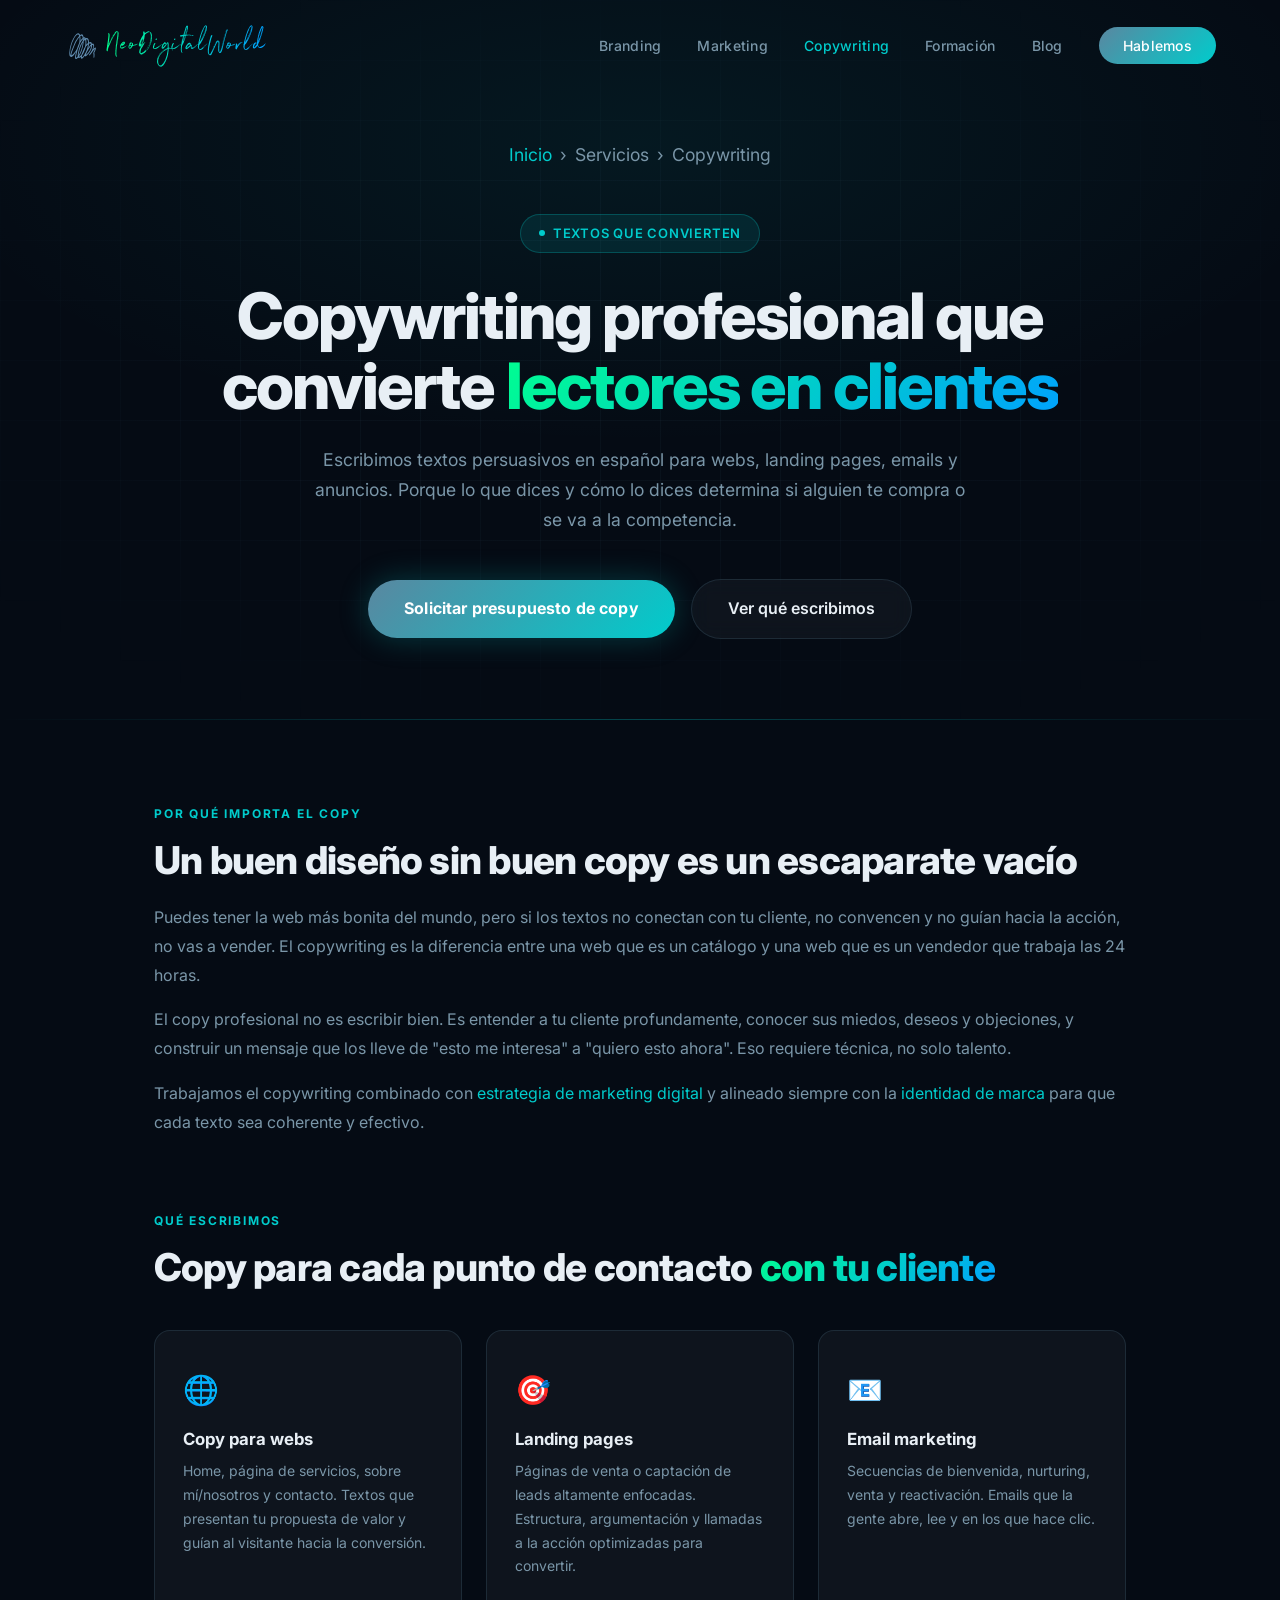
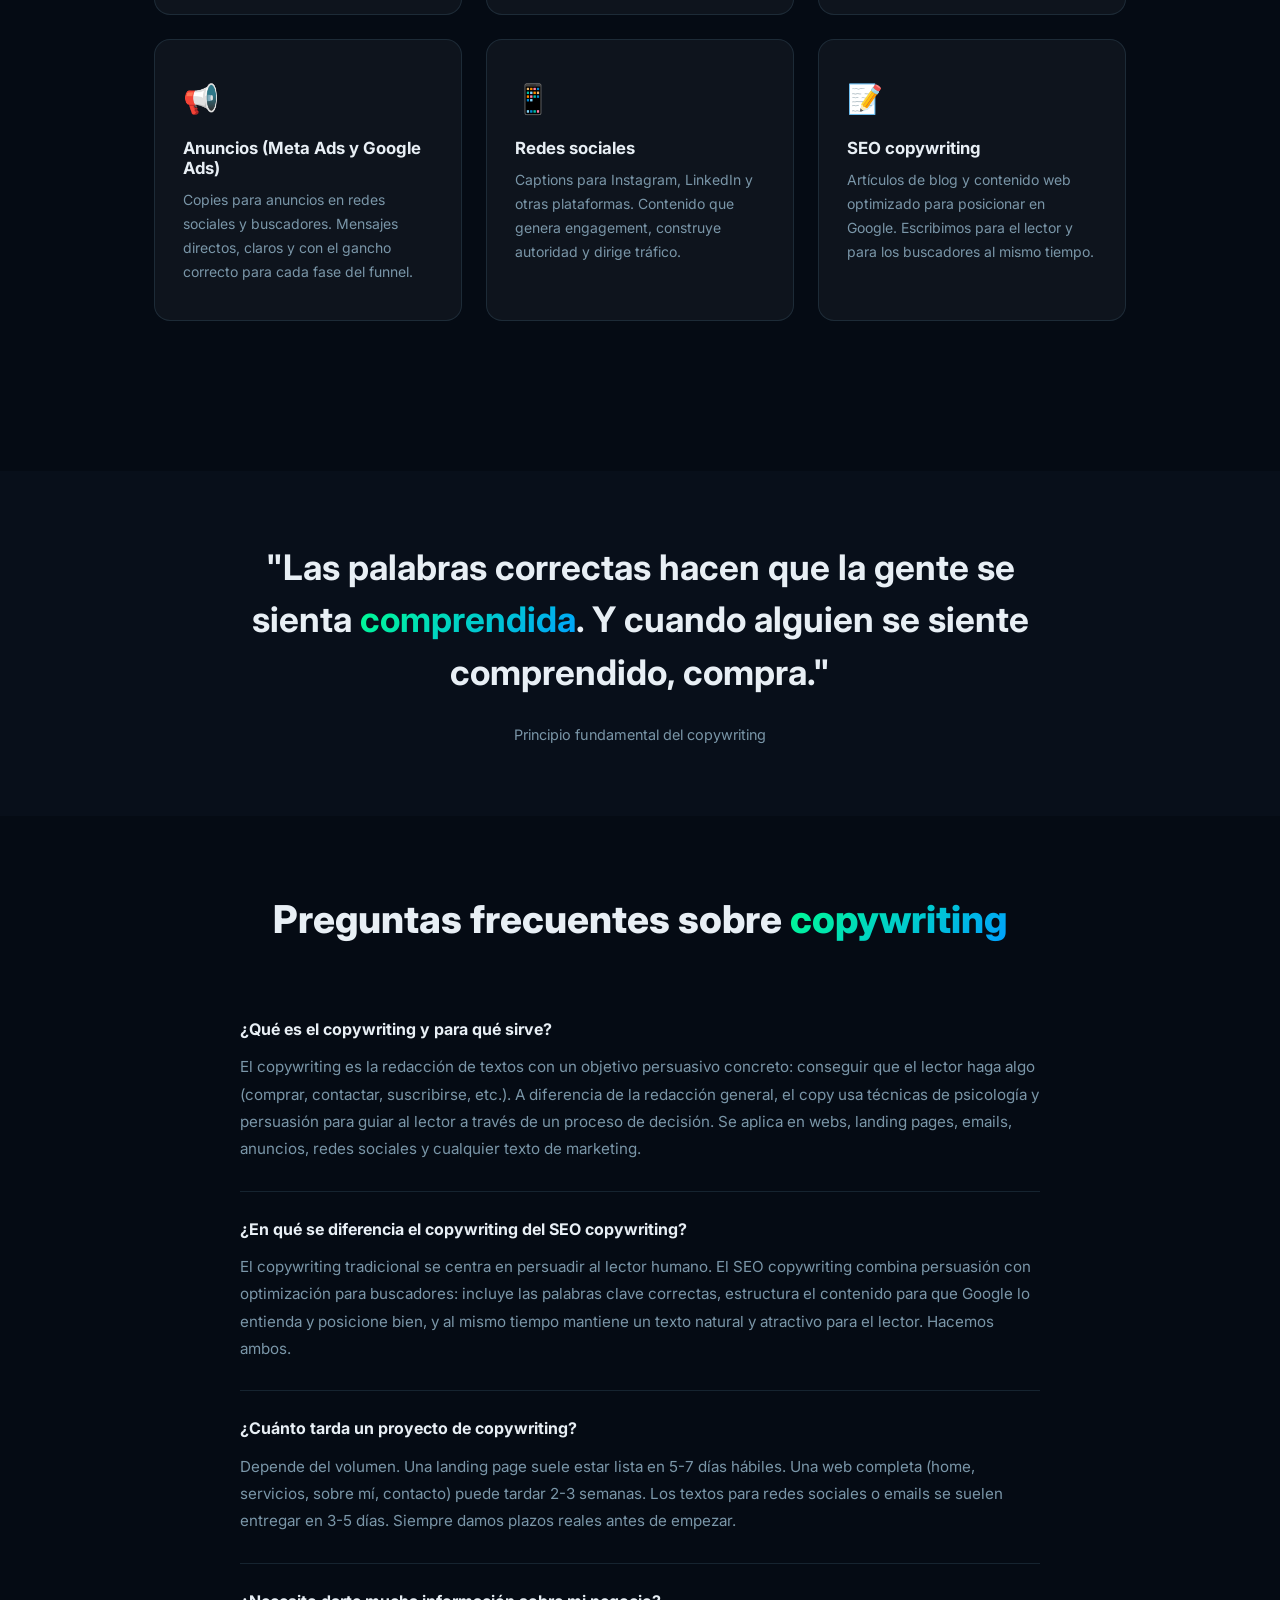
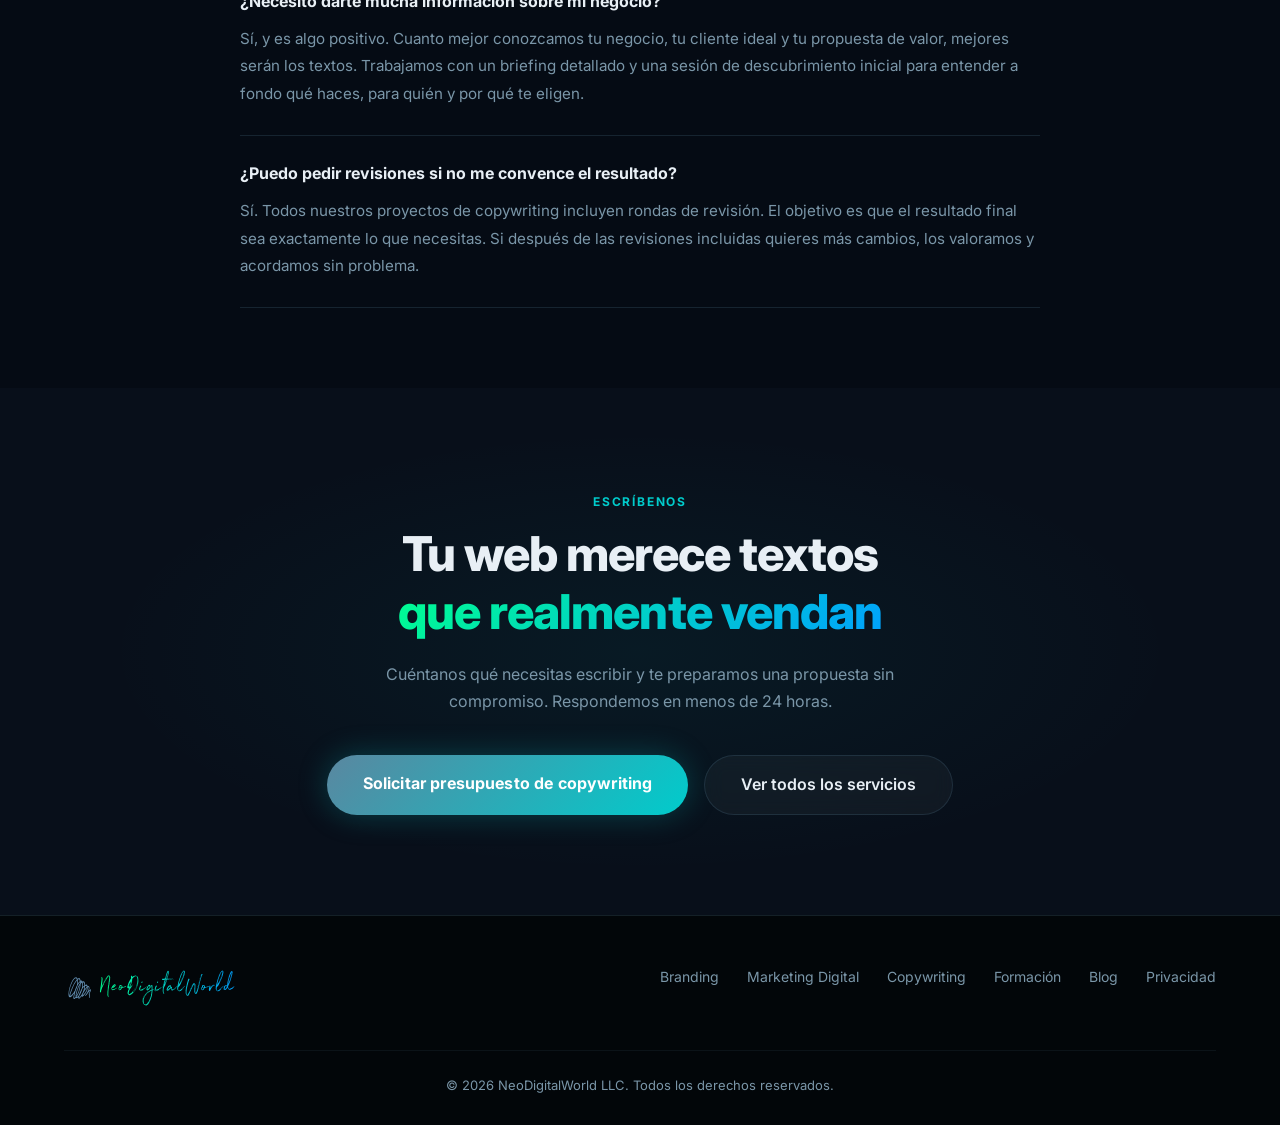
<file: servicios/copywriting-profesional.html>
<!DOCTYPE html>
<html lang="es">
<head>
  <meta charset="UTF-8">
  <meta name="viewport" content="width=device-width, initial-scale=1.0">
  <title>Copywriting Profesional en Español | Textos que Venden — NeoDigitalWorld</title>
  <meta name="description" content="Servicio de copywriting profesional en español para webs, landing pages, emails y redes sociales. Textos persuasivos que conectan con tu audiencia y convierten visitas en clientes.">
  <meta name="robots" content="index, follow">
  <link rel="canonical" href="https://neodigitalworld.com/servicios/copywriting-profesional">
  <link rel="icon" type="image/svg+xml" href="../assets/logo.svg">

  <meta property="og:title" content="Copywriting Profesional en Español | NeoDigitalWorld">
  <meta property="og:description" content="Textos persuasivos para webs, emails, anuncios y redes sociales. Copywriting que convierte lectores en clientes.">
  <meta property="og:type" content="website">
  <meta property="og:url" content="https://neodigitalworld.com/servicios/copywriting-profesional">
  <meta property="og:image" content="https://neodigitalworld.com/assets/og-image.png">

  <script type="application/ld+json">
  {
    "@context": "https://schema.org",
    "@graph": [
      {
        "@type": "Service",
        "@id": "https://neodigitalworld.com/servicios/copywriting-profesional",
        "name": "Copywriting Profesional",
        "description": "Servicio de copywriting persuasivo en español para webs, landing pages, emails, anuncios y redes sociales.",
        "provider": {
          "@type": "Organization",
          "name": "NeoDigitalWorld",
          "url": "https://neodigitalworld.com"
        },
        "areaServed": ["ES", "MX", "AR", "CO", "PE", "US"],
        "serviceType": "Copywriting y Redacción Persuasiva"
      },
      {
        "@type": "FAQPage",
        "mainEntity": [
          {
            "@type": "Question",
            "name": "¿Qué es el copywriting y para qué sirve?",
            "acceptedAnswer": {
              "@type": "Answer",
              "text": "El copywriting es la redacción de textos con un objetivo persuasivo concreto: conseguir que el lector haga algo (comprar, contactar, suscribirse, etc.). A diferencia de la redacción general, el copy usa técnicas de psicología y persuasión para guiar al lector a través de un proceso de decisión. Se aplica en webs, landing pages, emails, anuncios, redes sociales y cualquier texto de marketing."
            }
          },
          {
            "@type": "Question",
            "name": "¿En qué se diferencia el copywriting del SEO copywriting?",
            "acceptedAnswer": {
              "@type": "Answer",
              "text": "El copywriting tradicional se centra en persuadir al lector humano. El SEO copywriting combina persuasión con optimización para buscadores: incluye las palabras clave correctas, estructura el contenido para que Google lo entienda y posicione bien, y al mismo tiempo mantiene un texto natural y atractivo para el lector. Hacemos ambos."
            }
          },
          {
            "@type": "Question",
            "name": "¿Cuánto tarda un proyecto de copywriting?",
            "acceptedAnswer": {
              "@type": "Answer",
              "text": "Depende del volumen. Una landing page suele estar lista en 5-7 días hábiles. Una web completa (home, servicios, sobre mí, contacto) puede tardar 2-3 semanas. Los textos para redes sociales o emails se suelen entregar en 3-5 días. Siempre damos plazos reales antes de empezar."
            }
          },
          {
            "@type": "Question",
            "name": "¿Necesito darte mucha información sobre mi negocio?",
            "acceptedAnswer": {
              "@type": "Answer",
              "text": "Sí, y es algo positivo. Cuanto mejor conozcamos tu negocio, tu cliente ideal y tu propuesta de valor, mejores serán los textos. Trabajamos con un briefing detallado y una sesión de descubrimiento inicial para entender a fondo qué haces, para quién y por qué te eligen."
            }
          },
          {
            "@type": "Question",
            "name": "¿Puedo pedir revisiones si no me convence el resultado?",
            "acceptedAnswer": {
              "@type": "Answer",
              "text": "Sí. Todos nuestros proyectos de copywriting incluyen rondas de revisión. El objetivo es que el resultado final sea exactamente lo que necesitas. Si después de las revisiones incluidas quieres más cambios, los valoramos y acordamos sin problema."
            }
          }
        ]
      }
    ]
  }
  </script>

  <link rel="preconnect" href="https://fonts.googleapis.com">
  <link rel="preconnect" href="https://fonts.gstatic.com" crossorigin>
  <link href="https://fonts.googleapis.com/css2?family=Inter:wght@400;500;600;700;800&display=swap" rel="stylesheet">
  <link rel="stylesheet" href="../css/style.css">
  <style>
    .service-hero { padding: 140px 5% 80px; text-align: center; position: relative; overflow: hidden; }
    .service-hero::before { content: ''; position: absolute; inset: 0; background: radial-gradient(ellipse 80% 60% at 50% 20%, rgba(0,204,204,0.07) 0%, transparent 70%); pointer-events: none; }
    .breadcrumb { font-size: 0.8rem; color: var(--text-muted); margin-bottom: 20px; }
    .breadcrumb a { color: var(--accent); }
    .breadcrumb span { margin: 0 8px; }
    .service-hero h1 { font-size: clamp(2.2rem, 5vw, 4rem); font-weight: 800; letter-spacing: -0.03em; margin-bottom: 24px; line-height: 1.1; }
    .service-hero p { font-size: 1.1rem; color: var(--text-muted); max-width: 650px; margin: 0 auto 44px; line-height: 1.7; }
    .content-section { max-width: 1100px; margin: 0 auto; padding: 80px 5%; }
    .content-block { margin-bottom: 70px; }
    .content-block h2 { font-size: clamp(1.6rem, 3vw, 2.4rem); font-weight: 800; letter-spacing: -0.02em; margin-bottom: 20px; }
    .content-block p { color: var(--text-muted); line-height: 1.8; font-size: 1rem; margin-bottom: 16px; }
    .types-grid { display: grid; grid-template-columns: repeat(auto-fit, minmax(260px, 1fr)); gap: 24px; margin-top: 40px; }
    .type-card { background: var(--card-bg); border: 1px solid var(--card-border); border-radius: var(--radius); padding: 36px 28px; }
    .type-icon { font-size: 1.8rem; margin-bottom: 16px; }
    .type-card h3 { font-size: 1.05rem; font-weight: 700; margin-bottom: 10px; }
    .type-card p { font-size: 0.875rem; color: var(--text-muted); line-height: 1.7; margin: 0; }
    .quote-band { background: var(--bg2); padding: 70px 5%; text-align: center; }
    .big-quote { font-size: clamp(1.4rem, 3vw, 2.2rem); font-weight: 700; line-height: 1.5; max-width: 800px; margin: 0 auto 24px; }
    .big-quote em { font-style: normal; background: linear-gradient(135deg, var(--grad-start), var(--grad-end)); -webkit-background-clip: text; -webkit-text-fill-color: transparent; background-clip: text; }
    .faq-section { padding: 80px 5%; }
    .faq-inner { max-width: 800px; margin: 0 auto; }
    .faq-section h2 { text-align: center; font-size: clamp(1.6rem, 3vw, 2.4rem); font-weight: 800; margin-bottom: 50px; }
    .faq-item { border-bottom: 1px solid var(--card-border); padding: 28px 0; }
    .faq-item h3 { font-size: 1rem; font-weight: 700; margin-bottom: 14px; }
    .faq-item p { font-size: 0.95rem; color: var(--text-muted); line-height: 1.8; margin: 0; }
    .cta-section { text-align: center; padding: 100px 5%; background: var(--bg2); position: relative; overflow: hidden; }
    .cta-section::before { content: ''; position: absolute; inset: 0; background: radial-gradient(ellipse 60% 60% at 50% 50%, rgba(0,204,204,0.06) 0%, transparent 70%); pointer-events: none; }
    .cta-section h2 { font-size: clamp(1.8rem, 4vw, 3rem); font-weight: 800; margin-bottom: 20px; letter-spacing: -0.02em; }
    .cta-section p { color: var(--text-muted); max-width: 560px; margin: 0 auto 40px; line-height: 1.7; }
    .cta-buttons { display: flex; gap: 16px; justify-content: center; flex-wrap: wrap; }
  </style>
</head>
<body>

  <nav id="nav">
    <a href="../index.html">
      <img src="../assets/logo.svg" alt="NeoDigitalWorld" class="nav-logo">
    </a>
    <ul class="nav-links">
      <li><a href="branding-para-empresas.html">Branding</a></li>
      <li><a href="marketing-digital-para-pymes.html">Marketing</a></li>
      <li><a href="copywriting-profesional.html" style="color:var(--accent)">Copywriting</a></li>
      <li><a href="formacion-digital-privada.html">Formación</a></li>
      <li><a href="../blog/index.html">Blog</a></li>
      <li><a href="../index.html#contact" class="nav-cta">Hablemos</a></li>
    </ul>
    <button class="nav-toggle" aria-label="Menú">
      <span></span><span></span><span></span>
    </button>
  </nav>

  <div class="nav-mobile">
    <button class="nav-mobile-close" aria-label="Cerrar">✕</button>
    <a href="branding-para-empresas.html">Branding</a>
    <a href="marketing-digital-para-pymes.html">Marketing</a>
    <a href="copywriting-profesional.html">Copywriting</a>
    <a href="formacion-digital-privada.html">Formación</a>
    <a href="../blog/index.html">Blog</a>
    <a href="../index.html#contact" class="btn-primary">Hablemos</a>
  </div>

  <section class="service-hero">
    <div class="hero-grid"></div>
    <div style="position:relative;z-index:1;max-width:900px;margin:0 auto;">
      <p class="breadcrumb"><a href="../index.html">Inicio</a><span>›</span>Servicios<span>›</span>Copywriting</p>
      <div class="hero-badge">Textos que Convierten</div>
      <h1>Copywriting profesional que convierte <span class="gradient-text">lectores en clientes</span></h1>
      <p>Escribimos textos persuasivos en español para webs, landing pages, emails y anuncios. Porque lo que dices y cómo lo dices determina si alguien te compra o se va a la competencia.</p>
      <div class="hero-actions">
        <a href="../index.html#contact" class="btn-primary">Solicitar presupuesto de copy</a>
        <a href="#tipos" class="btn-secondary">Ver qué escribimos</a>
      </div>
    </div>
  </section>

  <div class="glow-line"></div>

  <div class="content-section">

    <div class="content-block">
      <span class="section-label">Por qué importa el copy</span>
      <h2>Un buen diseño sin buen copy es un escaparate vacío</h2>
      <p>Puedes tener la web más bonita del mundo, pero si los textos no conectan con tu cliente, no convencen y no guían hacia la acción, no vas a vender. El copywriting es la diferencia entre una web que es un catálogo y una web que es un vendedor que trabaja las 24 horas.</p>
      <p>El copy profesional no es escribir bien. Es entender a tu cliente profundamente, conocer sus miedos, deseos y objeciones, y construir un mensaje que los lleve de "esto me interesa" a "quiero esto ahora". Eso requiere técnica, no solo talento.</p>
      <p>Trabajamos el copywriting combinado con <a href="marketing-digital-para-pymes.html" style="color:var(--accent)">estrategia de marketing digital</a> y alineado siempre con la <a href="branding-para-empresas.html" style="color:var(--accent)">identidad de marca</a> para que cada texto sea coherente y efectivo.</p>
    </div>

    <div id="tipos" class="content-block">
      <span class="section-label">Qué escribimos</span>
      <h2>Copy para cada punto de contacto <span class="gradient-text">con tu cliente</span></h2>
      <div class="types-grid">
        <div class="type-card">
          <div class="type-icon">🌐</div>
          <h3>Copy para webs</h3>
          <p>Home, página de servicios, sobre mí/nosotros y contacto. Textos que presentan tu propuesta de valor y guían al visitante hacia la conversión.</p>
        </div>
        <div class="type-card">
          <div class="type-icon">🎯</div>
          <h3>Landing pages</h3>
          <p>Páginas de venta o captación de leads altamente enfocadas. Estructura, argumentación y llamadas a la acción optimizadas para convertir.</p>
        </div>
        <div class="type-card">
          <div class="type-icon">📧</div>
          <h3>Email marketing</h3>
          <p>Secuencias de bienvenida, nurturing, venta y reactivación. Emails que la gente abre, lee y en los que hace clic.</p>
        </div>
        <div class="type-card">
          <div class="type-icon">📢</div>
          <h3>Anuncios (Meta Ads y Google Ads)</h3>
          <p>Copies para anuncios en redes sociales y buscadores. Mensajes directos, claros y con el gancho correcto para cada fase del funnel.</p>
        </div>
        <div class="type-card">
          <div class="type-icon">📱</div>
          <h3>Redes sociales</h3>
          <p>Captions para Instagram, LinkedIn y otras plataformas. Contenido que genera engagement, construye autoridad y dirige tráfico.</p>
        </div>
        <div class="type-card">
          <div class="type-icon">📝</div>
          <h3>SEO copywriting</h3>
          <p>Artículos de blog y contenido web optimizado para posicionar en Google. Escribimos para el lector y para los buscadores al mismo tiempo.</p>
        </div>
      </div>
    </div>

  </div>

  <div class="quote-band">
    <p class="big-quote">"Las palabras correctas hacen que la gente se sienta <em>comprendida</em>. Y cuando alguien se siente comprendido, compra."</p>
    <p style="color:var(--text-muted);font-size:0.9rem;">Principio fundamental del copywriting</p>
  </div>

  <section class="faq-section">
    <div class="faq-inner">
      <h2>Preguntas frecuentes sobre <span class="gradient-text">copywriting</span></h2>

      <div class="faq-item">
        <h3>¿Qué es el copywriting y para qué sirve?</h3>
        <p>El copywriting es la redacción de textos con un objetivo persuasivo concreto: conseguir que el lector haga algo (comprar, contactar, suscribirse, etc.). A diferencia de la redacción general, el copy usa técnicas de psicología y persuasión para guiar al lector a través de un proceso de decisión. Se aplica en webs, landing pages, emails, anuncios, redes sociales y cualquier texto de marketing.</p>
      </div>

      <div class="faq-item">
        <h3>¿En qué se diferencia el copywriting del SEO copywriting?</h3>
        <p>El copywriting tradicional se centra en persuadir al lector humano. El SEO copywriting combina persuasión con optimización para buscadores: incluye las palabras clave correctas, estructura el contenido para que Google lo entienda y posicione bien, y al mismo tiempo mantiene un texto natural y atractivo para el lector. Hacemos ambos.</p>
      </div>

      <div class="faq-item">
        <h3>¿Cuánto tarda un proyecto de copywriting?</h3>
        <p>Depende del volumen. Una landing page suele estar lista en 5-7 días hábiles. Una web completa (home, servicios, sobre mí, contacto) puede tardar 2-3 semanas. Los textos para redes sociales o emails se suelen entregar en 3-5 días. Siempre damos plazos reales antes de empezar.</p>
      </div>

      <div class="faq-item">
        <h3>¿Necesito darte mucha información sobre mi negocio?</h3>
        <p>Sí, y es algo positivo. Cuanto mejor conozcamos tu negocio, tu cliente ideal y tu propuesta de valor, mejores serán los textos. Trabajamos con un briefing detallado y una sesión de descubrimiento inicial para entender a fondo qué haces, para quién y por qué te eligen.</p>
      </div>

      <div class="faq-item">
        <h3>¿Puedo pedir revisiones si no me convence el resultado?</h3>
        <p>Sí. Todos nuestros proyectos de copywriting incluyen rondas de revisión. El objetivo es que el resultado final sea exactamente lo que necesitas. Si después de las revisiones incluidas quieres más cambios, los valoramos y acordamos sin problema.</p>
      </div>
    </div>
  </section>

  <section class="cta-section">
    <div style="position:relative;z-index:1;">
      <span class="section-label">Escríbenos</span>
      <h2>Tu web merece textos<br><span class="gradient-text">que realmente vendan</span></h2>
      <p>Cuéntanos qué necesitas escribir y te preparamos una propuesta sin compromiso. Respondemos en menos de 24 horas.</p>
      <div class="cta-buttons">
        <a href="../index.html#contact" class="btn-primary">Solicitar presupuesto de copywriting</a>
        <a href="../index.html#services" class="btn-secondary">Ver todos los servicios</a>
      </div>
    </div>
  </section>

  <footer>
    <div class="footer-top">
      <a href="../index.html"><img src="../assets/logo.svg" alt="NeoDigitalWorld" class="footer-logo"></a>
      <nav class="footer-links">
        <a href="branding-para-empresas.html">Branding</a>
        <a href="marketing-digital-para-pymes.html">Marketing Digital</a>
        <a href="copywriting-profesional.html">Copywriting</a>
        <a href="formacion-digital-privada.html">Formación</a>
        <a href="../blog/index.html">Blog</a>
        <a href="../privacy-policy.html">Privacidad</a>
      </nav>
    </div>
    <div class="footer-bottom">
      <p>© 2026 NeoDigitalWorld LLC. Todos los derechos reservados.</p>
    </div>
  </footer>

  <script>
    const nav = document.getElementById('nav');
    window.addEventListener('scroll', () => nav.classList.toggle('scrolled', window.scrollY > 50));
    document.querySelector('.nav-toggle').addEventListener('click', () => document.querySelector('.nav-mobile').classList.add('open'));
    document.querySelector('.nav-mobile-close').addEventListener('click', () => document.querySelector('.nav-mobile').classList.remove('open'));
  </script>
</body>
</html>
</file>
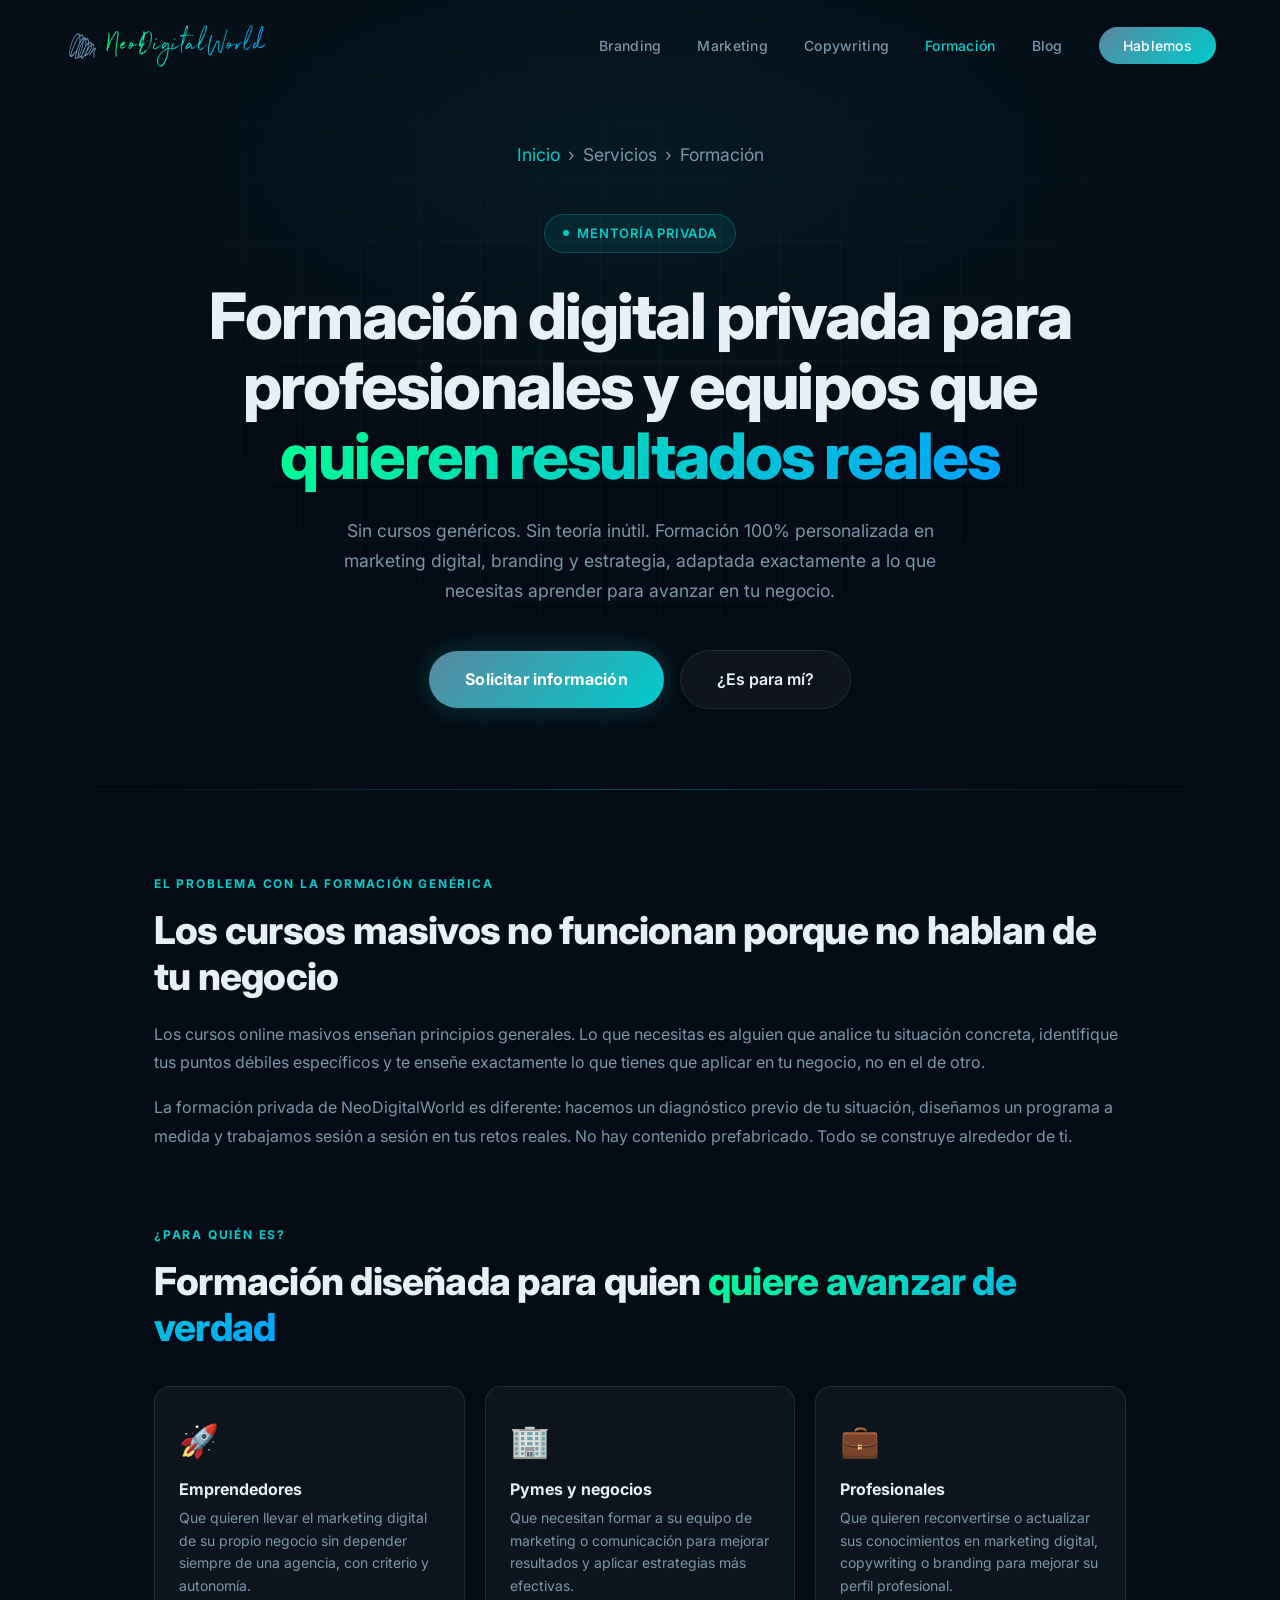
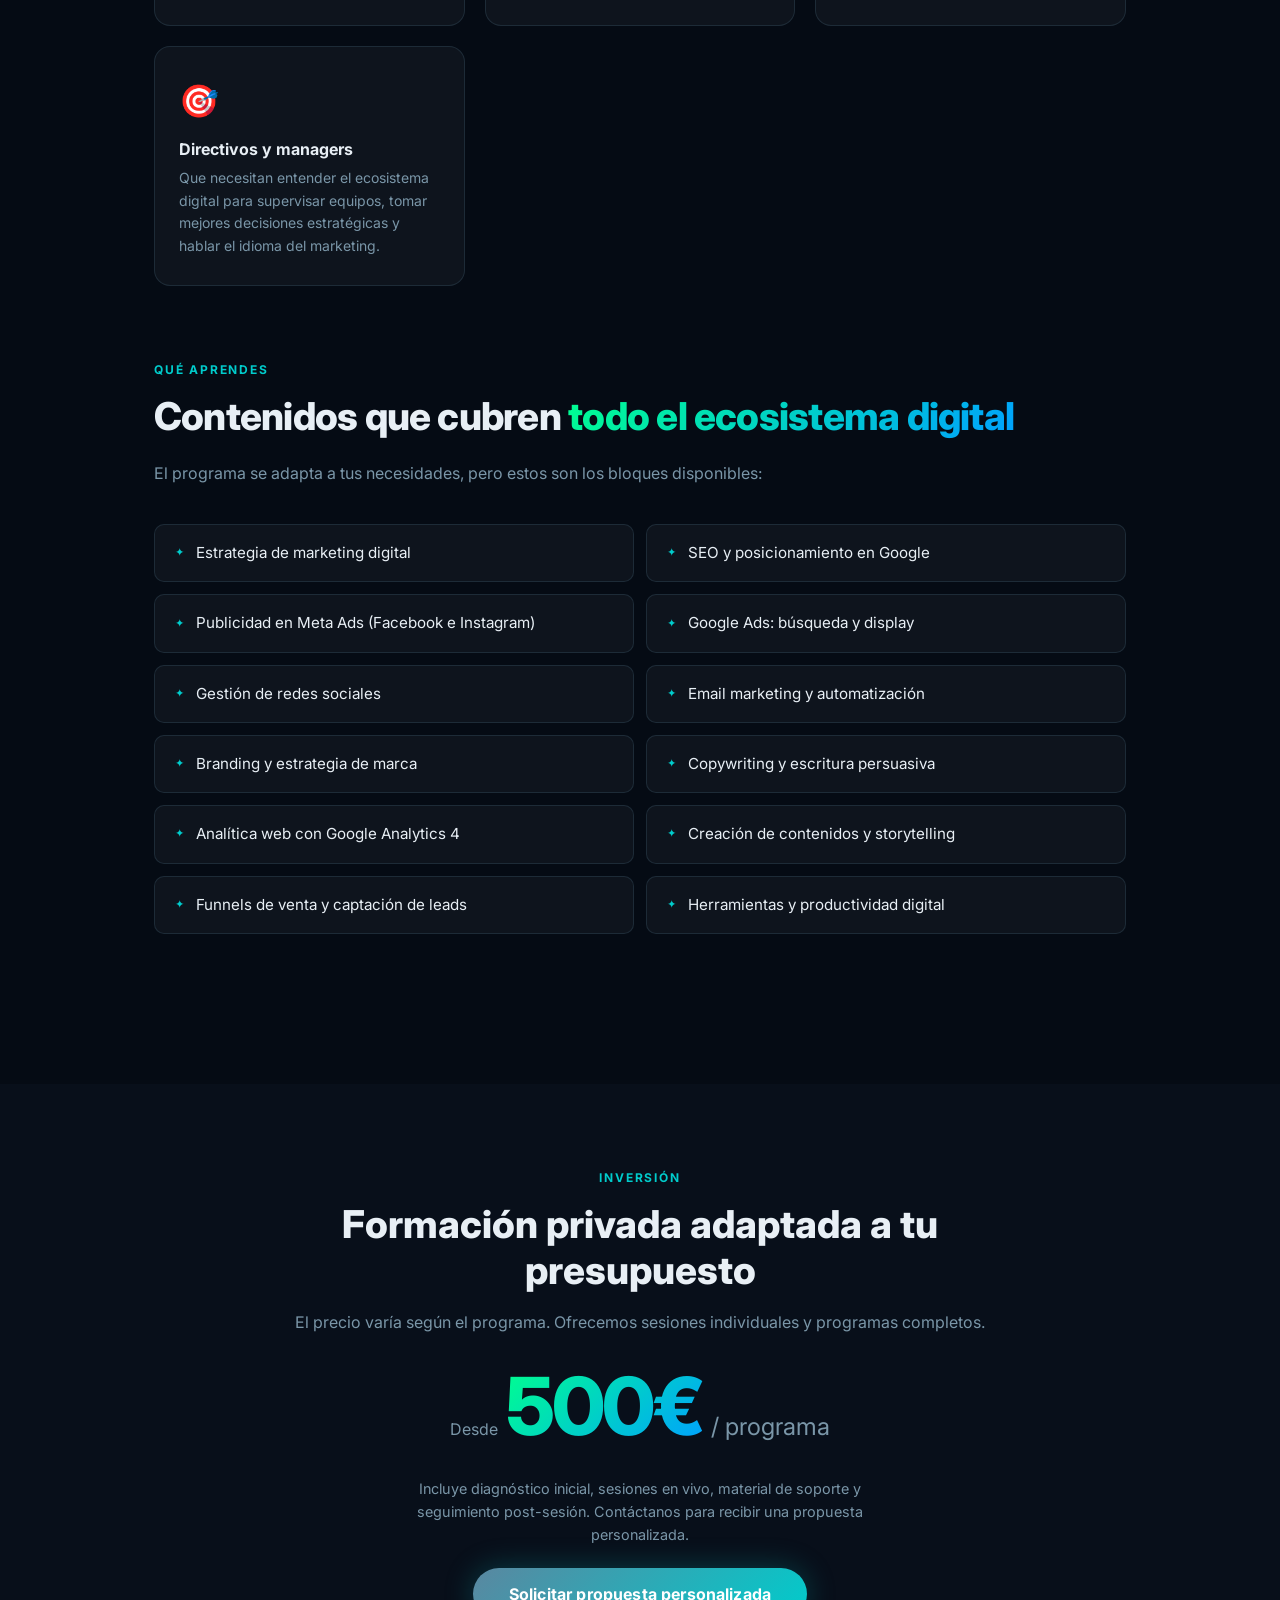
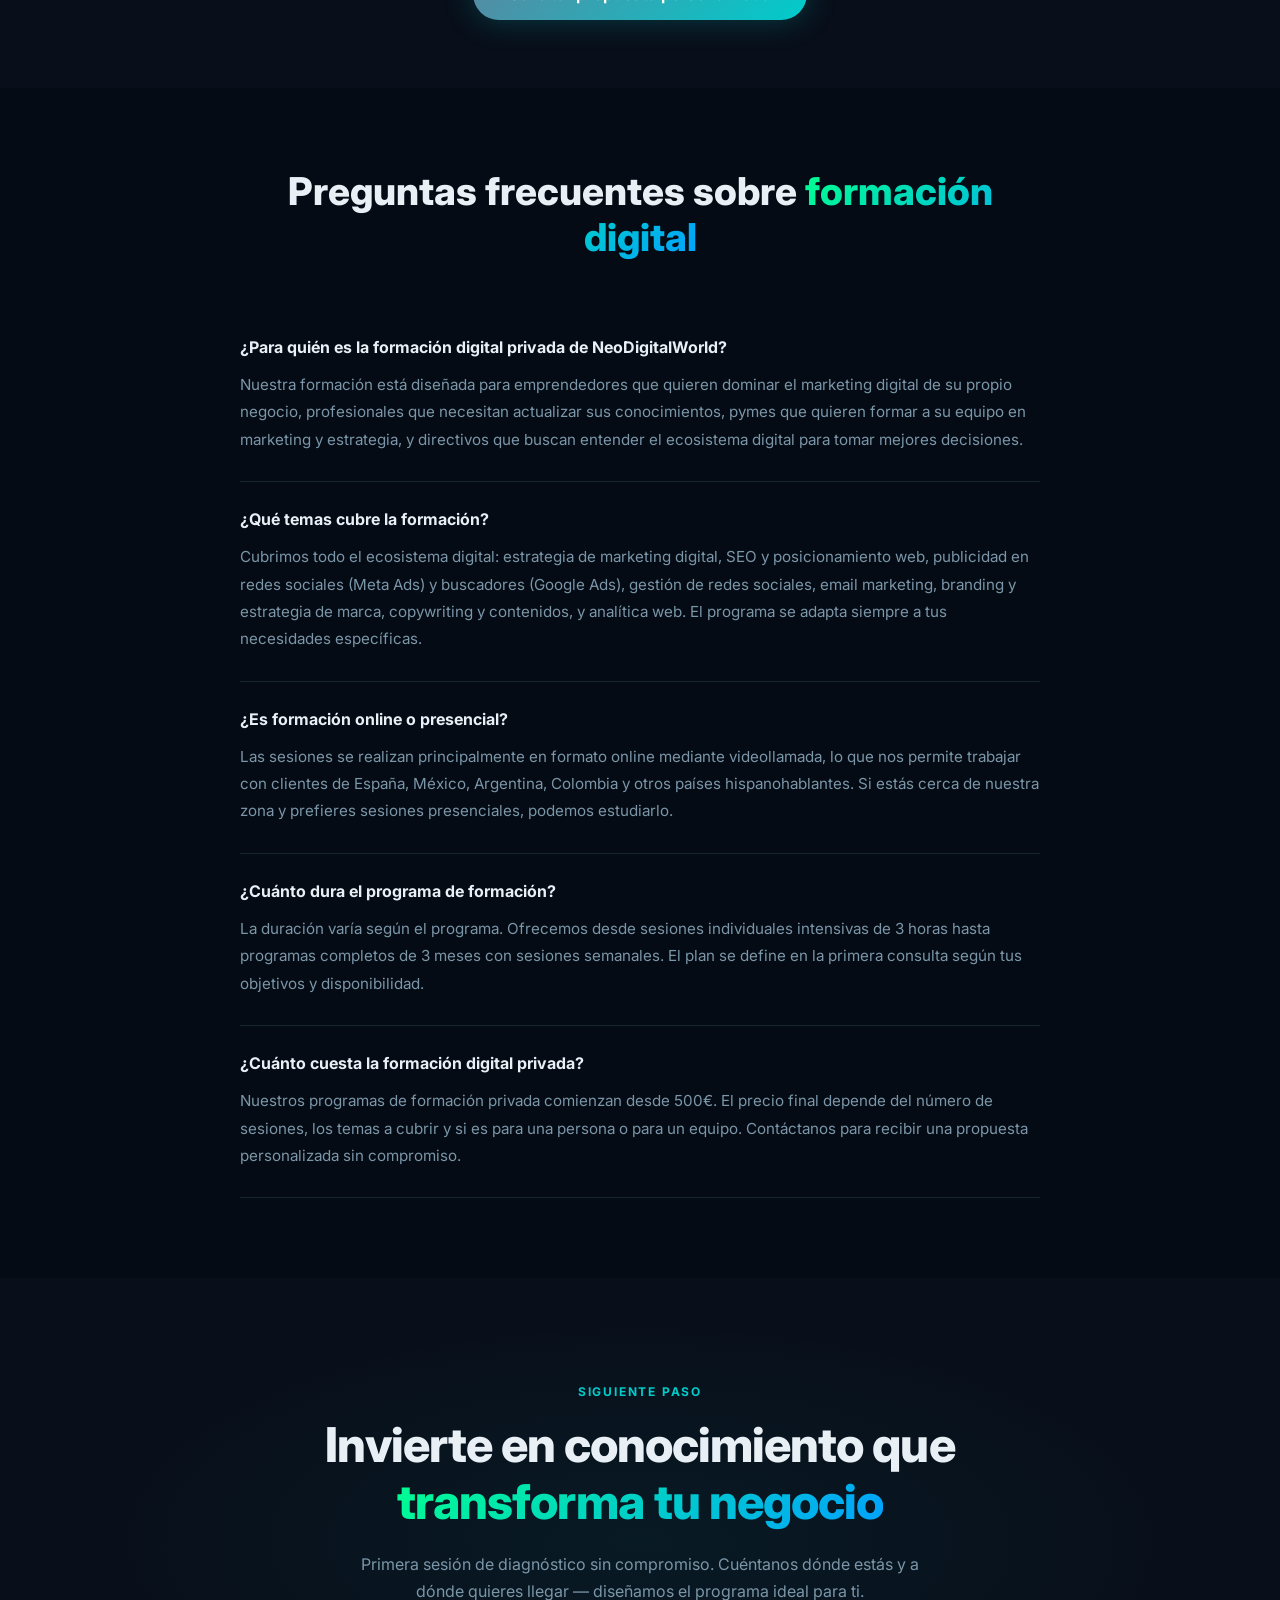
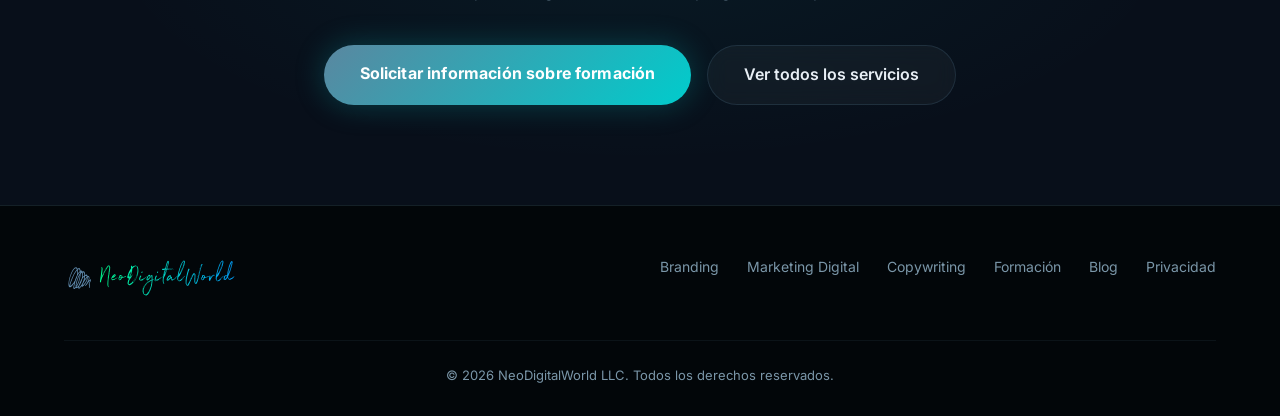
<file: servicios/formacion-digital-privada.html>
<!DOCTYPE html>
<html lang="es">
<head>
  <meta charset="UTF-8">
  <meta name="viewport" content="width=device-width, initial-scale=1.0">
  <title>Formación Digital Privada para Empresas | Mentoría Personalizada — NeoDigitalWorld</title>
  <meta name="description" content="Formación digital privada y mentoría personalizada para emprendedores, pymes y equipos. Marketing digital, branding y estrategia. Desde 500€. Sin cursos genéricos.">
  <meta name="robots" content="index, follow">
  <link rel="canonical" href="https://neodigitalworld.com/servicios/formacion-digital-privada">
  <link rel="icon" type="image/svg+xml" href="../assets/logo.svg">

  <meta property="og:title" content="Formación Digital Privada para Empresas | NeoDigitalWorld">
  <meta property="og:description" content="Mentoría y formación digital 100% personalizada para emprendedores y equipos. Marketing digital, branding y estrategia. Desde 500€.">
  <meta property="og:type" content="website">
  <meta property="og:url" content="https://neodigitalworld.com/servicios/formacion-digital-privada">
  <meta property="og:image" content="https://neodigitalworld.com/assets/og-image.png">

  <script type="application/ld+json">
  {
    "@context": "https://schema.org",
    "@graph": [
      {
        "@type": "Service",
        "@id": "https://neodigitalworld.com/servicios/formacion-digital-privada",
        "name": "Formación Digital Privada",
        "description": "Formación digital privada y mentoría personalizada para emprendedores, pymes y equipos en marketing digital, branding y estrategia.",
        "offers": {
          "@type": "Offer",
          "priceCurrency": "EUR",
          "priceSpecification": {
            "@type": "PriceSpecification",
            "minPrice": "500",
            "priceCurrency": "EUR"
          }
        },
        "provider": {
          "@type": "Organization",
          "name": "NeoDigitalWorld",
          "url": "https://neodigitalworld.com"
        },
        "areaServed": ["ES", "MX", "AR", "CO", "PE", "US"],
        "serviceType": "Formación Digital y Mentoría"
      },
      {
        "@type": "FAQPage",
        "mainEntity": [
          {
            "@type": "Question",
            "name": "¿Para quién es la formación digital privada de NeoDigitalWorld?",
            "acceptedAnswer": {
              "@type": "Answer",
              "text": "Nuestra formación está diseñada para emprendedores que quieren dominar el marketing digital de su propio negocio, profesionales que necesitan actualizar sus conocimientos, pymes que quieren formar a su equipo en marketing y estrategia, y directivos que buscan entender el ecosistema digital para tomar mejores decisiones."
            }
          },
          {
            "@type": "Question",
            "name": "¿Qué temas cubre la formación?",
            "acceptedAnswer": {
              "@type": "Answer",
              "text": "Cubrimos todo el ecosistema digital: estrategia de marketing digital, SEO y posicionamiento web, publicidad en redes sociales (Meta Ads) y buscadores (Google Ads), gestión de redes sociales, email marketing, branding y estrategia de marca, copywriting y contenidos, y analítica web. El programa se adapta siempre a tus necesidades específicas."
            }
          },
          {
            "@type": "Question",
            "name": "¿Es formación online o presencial?",
            "acceptedAnswer": {
              "@type": "Answer",
              "text": "Las sesiones se realizan principalmente en formato online mediante videollamada, lo que nos permite trabajar con clientes de España, México, Argentina, Colombia y otros países hispanohablantes. Si estás cerca de nuestra zona y prefieres sesiones presenciales, podemos estudiarlo."
            }
          },
          {
            "@type": "Question",
            "name": "¿Cuánto dura el programa de formación?",
            "acceptedAnswer": {
              "@type": "Answer",
              "text": "La duración varía según el programa. Ofrecemos desde sesiones individuales intensivas de 3 horas hasta programas completos de 3 meses con sesiones semanales. El plan se define en la primera consulta según tus objetivos y disponibilidad."
            }
          },
          {
            "@type": "Question",
            "name": "¿Cuánto cuesta la formación digital privada?",
            "acceptedAnswer": {
              "@type": "Answer",
              "text": "Nuestros programas de formación privada comienzan desde 500€. El precio final depende del número de sesiones, los temas a cubrir y si es para una persona o para un equipo. Contáctanos para recibir una propuesta personalizada sin compromiso."
            }
          }
        ]
      }
    ]
  }
  </script>

  <link rel="preconnect" href="https://fonts.googleapis.com">
  <link rel="preconnect" href="https://fonts.gstatic.com" crossorigin>
  <link href="https://fonts.googleapis.com/css2?family=Inter:wght@400;500;600;700;800&display=swap" rel="stylesheet">
  <link rel="stylesheet" href="../css/style.css">
  <style>
    .service-hero { padding: 140px 5% 80px; text-align: center; position: relative; overflow: hidden; }
    .service-hero::before { content: ''; position: absolute; inset: 0; background: radial-gradient(ellipse 80% 60% at 50% 20%, rgba(0,204,204,0.07) 0%, transparent 70%); pointer-events: none; }
    .breadcrumb { font-size: 0.8rem; color: var(--text-muted); margin-bottom: 20px; }
    .breadcrumb a { color: var(--accent); }
    .breadcrumb span { margin: 0 8px; }
    .service-hero h1 { font-size: clamp(2.2rem, 5vw, 4rem); font-weight: 800; letter-spacing: -0.03em; margin-bottom: 24px; line-height: 1.1; }
    .service-hero p { font-size: 1.1rem; color: var(--text-muted); max-width: 650px; margin: 0 auto 44px; line-height: 1.7; }
    .content-section { max-width: 1100px; margin: 0 auto; padding: 80px 5%; }
    .content-block { margin-bottom: 70px; }
    .content-block h2 { font-size: clamp(1.6rem, 3vw, 2.4rem); font-weight: 800; letter-spacing: -0.02em; margin-bottom: 20px; }
    .content-block p { color: var(--text-muted); line-height: 1.8; font-size: 1rem; margin-bottom: 16px; }
    .for-whom-grid { display: grid; grid-template-columns: repeat(auto-fit, minmax(240px, 1fr)); gap: 20px; margin-top: 36px; }
    .for-whom-item { background: var(--card-bg); border: 1px solid var(--card-border); border-radius: var(--radius); padding: 28px 24px; }
    .for-whom-icon { font-size: 2rem; margin-bottom: 14px; }
    .for-whom-item h3 { font-size: 1rem; font-weight: 700; margin-bottom: 8px; }
    .for-whom-item p { font-size: 0.875rem; color: var(--text-muted); line-height: 1.6; margin: 0; }
    .topics-list { display: grid; grid-template-columns: 1fr 1fr; gap: 12px; margin-top: 36px; }
    .topic-item { display: flex; align-items: center; gap: 12px; font-size: 0.95rem; background: var(--card-bg); border: 1px solid var(--card-border); border-radius: 10px; padding: 16px 20px; }
    .topic-item::before { content: '✦'; color: var(--accent); font-size: 0.7rem; }
    .price-band { background: var(--bg2); padding: 80px 5%; text-align: center; }
    .price-band-inner { max-width: 700px; margin: 0 auto; }
    .price-display { display: flex; align-items: baseline; justify-content: center; gap: 8px; margin: 30px 0; }
    .price-from-label { font-size: 1rem; color: var(--text-muted); }
    .price-big { font-size: 5rem; font-weight: 800; letter-spacing: -0.04em; background: linear-gradient(135deg, var(--grad-start), var(--grad-end)); -webkit-background-clip: text; -webkit-text-fill-color: transparent; background-clip: text; line-height: 1; }
    .price-suffix { font-size: 1.5rem; color: var(--text-muted); }
    .faq-section { padding: 80px 5%; }
    .faq-inner { max-width: 800px; margin: 0 auto; }
    .faq-section h2 { text-align: center; font-size: clamp(1.6rem, 3vw, 2.4rem); font-weight: 800; margin-bottom: 50px; }
    .faq-item { border-bottom: 1px solid var(--card-border); padding: 28px 0; }
    .faq-item h3 { font-size: 1rem; font-weight: 700; margin-bottom: 14px; }
    .faq-item p { font-size: 0.95rem; color: var(--text-muted); line-height: 1.8; margin: 0; }
    .cta-section { text-align: center; padding: 100px 5%; background: var(--bg2); position: relative; overflow: hidden; }
    .cta-section::before { content: ''; position: absolute; inset: 0; background: radial-gradient(ellipse 60% 60% at 50% 50%, rgba(0,204,204,0.06) 0%, transparent 70%); pointer-events: none; }
    .cta-section h2 { font-size: clamp(1.8rem, 4vw, 3rem); font-weight: 800; margin-bottom: 20px; letter-spacing: -0.02em; }
    .cta-section p { color: var(--text-muted); max-width: 560px; margin: 0 auto 40px; line-height: 1.7; }
    .cta-buttons { display: flex; gap: 16px; justify-content: center; flex-wrap: wrap; }
    @media (max-width: 600px) { .topics-list { grid-template-columns: 1fr; } }
  </style>
</head>
<body>

  <nav id="nav">
    <a href="../index.html">
      <img src="../assets/logo.svg" alt="NeoDigitalWorld" class="nav-logo">
    </a>
    <ul class="nav-links">
      <li><a href="branding-para-empresas.html">Branding</a></li>
      <li><a href="marketing-digital-para-pymes.html">Marketing</a></li>
      <li><a href="copywriting-profesional.html">Copywriting</a></li>
      <li><a href="formacion-digital-privada.html" style="color:var(--accent)">Formación</a></li>
      <li><a href="../blog/index.html">Blog</a></li>
      <li><a href="../index.html#contact" class="nav-cta">Hablemos</a></li>
    </ul>
    <button class="nav-toggle" aria-label="Menú">
      <span></span><span></span><span></span>
    </button>
  </nav>

  <div class="nav-mobile">
    <button class="nav-mobile-close" aria-label="Cerrar">✕</button>
    <a href="branding-para-empresas.html">Branding</a>
    <a href="marketing-digital-para-pymes.html">Marketing</a>
    <a href="copywriting-profesional.html">Copywriting</a>
    <a href="formacion-digital-privada.html">Formación</a>
    <a href="../blog/index.html">Blog</a>
    <a href="../index.html#contact" class="btn-primary">Hablemos</a>
  </div>

  <section class="service-hero">
    <div class="hero-grid"></div>
    <div style="position:relative;z-index:1;max-width:900px;margin:0 auto;">
      <p class="breadcrumb"><a href="../index.html">Inicio</a><span>›</span>Servicios<span>›</span>Formación</p>
      <div class="hero-badge">Mentoría Privada</div>
      <h1>Formación digital privada para profesionales y equipos que <span class="gradient-text">quieren resultados reales</span></h1>
      <p>Sin cursos genéricos. Sin teoría inútil. Formación 100% personalizada en marketing digital, branding y estrategia, adaptada exactamente a lo que necesitas aprender para avanzar en tu negocio.</p>
      <div class="hero-actions">
        <a href="../index.html#contact" class="btn-primary">Solicitar información</a>
        <a href="#para-quien" class="btn-secondary">¿Es para mí?</a>
      </div>
    </div>
  </section>

  <div class="glow-line"></div>

  <div class="content-section">

    <div class="content-block">
      <span class="section-label">El problema con la formación genérica</span>
      <h2>Los cursos masivos no funcionan porque no hablan de tu negocio</h2>
      <p>Los cursos online masivos enseñan principios generales. Lo que necesitas es alguien que analice tu situación concreta, identifique tus puntos débiles específicos y te enseñe exactamente lo que tienes que aplicar en tu negocio, no en el de otro.</p>
      <p>La formación privada de NeoDigitalWorld es diferente: hacemos un diagnóstico previo de tu situación, diseñamos un programa a medida y trabajamos sesión a sesión en tus retos reales. No hay contenido prefabricado. Todo se construye alrededor de ti.</p>
    </div>

    <div id="para-quien" class="content-block">
      <span class="section-label">¿Para quién es?</span>
      <h2>Formación diseñada para quien <span class="gradient-text">quiere avanzar de verdad</span></h2>
      <div class="for-whom-grid">
        <div class="for-whom-item">
          <div class="for-whom-icon">🚀</div>
          <h3>Emprendedores</h3>
          <p>Que quieren llevar el marketing digital de su propio negocio sin depender siempre de una agencia, con criterio y autonomía.</p>
        </div>
        <div class="for-whom-item">
          <div class="for-whom-icon">🏢</div>
          <h3>Pymes y negocios</h3>
          <p>Que necesitan formar a su equipo de marketing o comunicación para mejorar resultados y aplicar estrategias más efectivas.</p>
        </div>
        <div class="for-whom-item">
          <div class="for-whom-icon">💼</div>
          <h3>Profesionales</h3>
          <p>Que quieren reconvertirse o actualizar sus conocimientos en marketing digital, copywriting o branding para mejorar su perfil profesional.</p>
        </div>
        <div class="for-whom-item">
          <div class="for-whom-icon">🎯</div>
          <h3>Directivos y managers</h3>
          <p>Que necesitan entender el ecosistema digital para supervisar equipos, tomar mejores decisiones estratégicas y hablar el idioma del marketing.</p>
        </div>
      </div>
    </div>

    <div class="content-block">
      <span class="section-label">Qué aprendes</span>
      <h2>Contenidos que cubren <span class="gradient-text">todo el ecosistema digital</span></h2>
      <p>El programa se adapta a tus necesidades, pero estos son los bloques disponibles:</p>
      <div class="topics-list">
        <div class="topic-item">Estrategia de marketing digital</div>
        <div class="topic-item">SEO y posicionamiento en Google</div>
        <div class="topic-item">Publicidad en Meta Ads (Facebook e Instagram)</div>
        <div class="topic-item">Google Ads: búsqueda y display</div>
        <div class="topic-item">Gestión de redes sociales</div>
        <div class="topic-item">Email marketing y automatización</div>
        <div class="topic-item">Branding y estrategia de marca</div>
        <div class="topic-item">Copywriting y escritura persuasiva</div>
        <div class="topic-item">Analítica web con Google Analytics 4</div>
        <div class="topic-item">Creación de contenidos y storytelling</div>
        <div class="topic-item">Funnels de venta y captación de leads</div>
        <div class="topic-item">Herramientas y productividad digital</div>
      </div>
    </div>

  </div>

  <div class="price-band">
    <div class="price-band-inner">
      <span class="section-label">Inversión</span>
      <h2 style="font-size:clamp(1.6rem,3vw,2.4rem);font-weight:800;margin-bottom:16px;">Formación privada adaptada a tu presupuesto</h2>
      <p style="color:var(--text-muted);line-height:1.7;">El precio varía según el programa. Ofrecemos sesiones individuales y programas completos.</p>
      <div class="price-display">
        <span class="price-from-label">Desde</span>
        <span class="price-big">500€</span>
        <span class="price-suffix">/ programa</span>
      </div>
      <p style="color:var(--text-muted);font-size:0.9rem;max-width:500px;margin:0 auto;">Incluye diagnóstico inicial, sesiones en vivo, material de soporte y seguimiento post-sesión. Contáctanos para recibir una propuesta personalizada.</p>
      <div style="margin-top:36px;">
        <a href="../index.html#contact" class="btn-primary">Solicitar propuesta personalizada</a>
      </div>
    </div>
  </div>

  <section class="faq-section">
    <div class="faq-inner">
      <h2>Preguntas frecuentes sobre <span class="gradient-text">formación digital</span></h2>

      <div class="faq-item">
        <h3>¿Para quién es la formación digital privada de NeoDigitalWorld?</h3>
        <p>Nuestra formación está diseñada para emprendedores que quieren dominar el marketing digital de su propio negocio, profesionales que necesitan actualizar sus conocimientos, pymes que quieren formar a su equipo en marketing y estrategia, y directivos que buscan entender el ecosistema digital para tomar mejores decisiones.</p>
      </div>

      <div class="faq-item">
        <h3>¿Qué temas cubre la formación?</h3>
        <p>Cubrimos todo el ecosistema digital: estrategia de marketing digital, SEO y posicionamiento web, publicidad en redes sociales (Meta Ads) y buscadores (Google Ads), gestión de redes sociales, email marketing, branding y estrategia de marca, copywriting y contenidos, y analítica web. El programa se adapta siempre a tus necesidades específicas.</p>
      </div>

      <div class="faq-item">
        <h3>¿Es formación online o presencial?</h3>
        <p>Las sesiones se realizan principalmente en formato online mediante videollamada, lo que nos permite trabajar con clientes de España, México, Argentina, Colombia y otros países hispanohablantes. Si estás cerca de nuestra zona y prefieres sesiones presenciales, podemos estudiarlo.</p>
      </div>

      <div class="faq-item">
        <h3>¿Cuánto dura el programa de formación?</h3>
        <p>La duración varía según el programa. Ofrecemos desde sesiones individuales intensivas de 3 horas hasta programas completos de 3 meses con sesiones semanales. El plan se define en la primera consulta según tus objetivos y disponibilidad.</p>
      </div>

      <div class="faq-item">
        <h3>¿Cuánto cuesta la formación digital privada?</h3>
        <p>Nuestros programas de formación privada comienzan desde 500€. El precio final depende del número de sesiones, los temas a cubrir y si es para una persona o para un equipo. Contáctanos para recibir una propuesta personalizada sin compromiso.</p>
      </div>
    </div>
  </section>

  <section class="cta-section">
    <div style="position:relative;z-index:1;">
      <span class="section-label">Siguiente paso</span>
      <h2>Invierte en conocimiento que<br><span class="gradient-text">transforma tu negocio</span></h2>
      <p>Primera sesión de diagnóstico sin compromiso. Cuéntanos dónde estás y a dónde quieres llegar — diseñamos el programa ideal para ti.</p>
      <div class="cta-buttons">
        <a href="../index.html#contact" class="btn-primary">Solicitar información sobre formación</a>
        <a href="../index.html#services" class="btn-secondary">Ver todos los servicios</a>
      </div>
    </div>
  </section>

  <footer>
    <div class="footer-top">
      <a href="../index.html"><img src="../assets/logo.svg" alt="NeoDigitalWorld" class="footer-logo"></a>
      <nav class="footer-links">
        <a href="branding-para-empresas.html">Branding</a>
        <a href="marketing-digital-para-pymes.html">Marketing Digital</a>
        <a href="copywriting-profesional.html">Copywriting</a>
        <a href="formacion-digital-privada.html">Formación</a>
        <a href="../blog/index.html">Blog</a>
        <a href="../privacy-policy.html">Privacidad</a>
      </nav>
    </div>
    <div class="footer-bottom">
      <p>© 2026 NeoDigitalWorld LLC. Todos los derechos reservados.</p>
    </div>
  </footer>

  <script>
    const nav = document.getElementById('nav');
    window.addEventListener('scroll', () => nav.classList.toggle('scrolled', window.scrollY > 50));
    document.querySelector('.nav-toggle').addEventListener('click', () => document.querySelector('.nav-mobile').classList.add('open'));
    document.querySelector('.nav-mobile-close').addEventListener('click', () => document.querySelector('.nav-mobile').classList.remove('open'));
  </script>
</body>
</html>
</file>
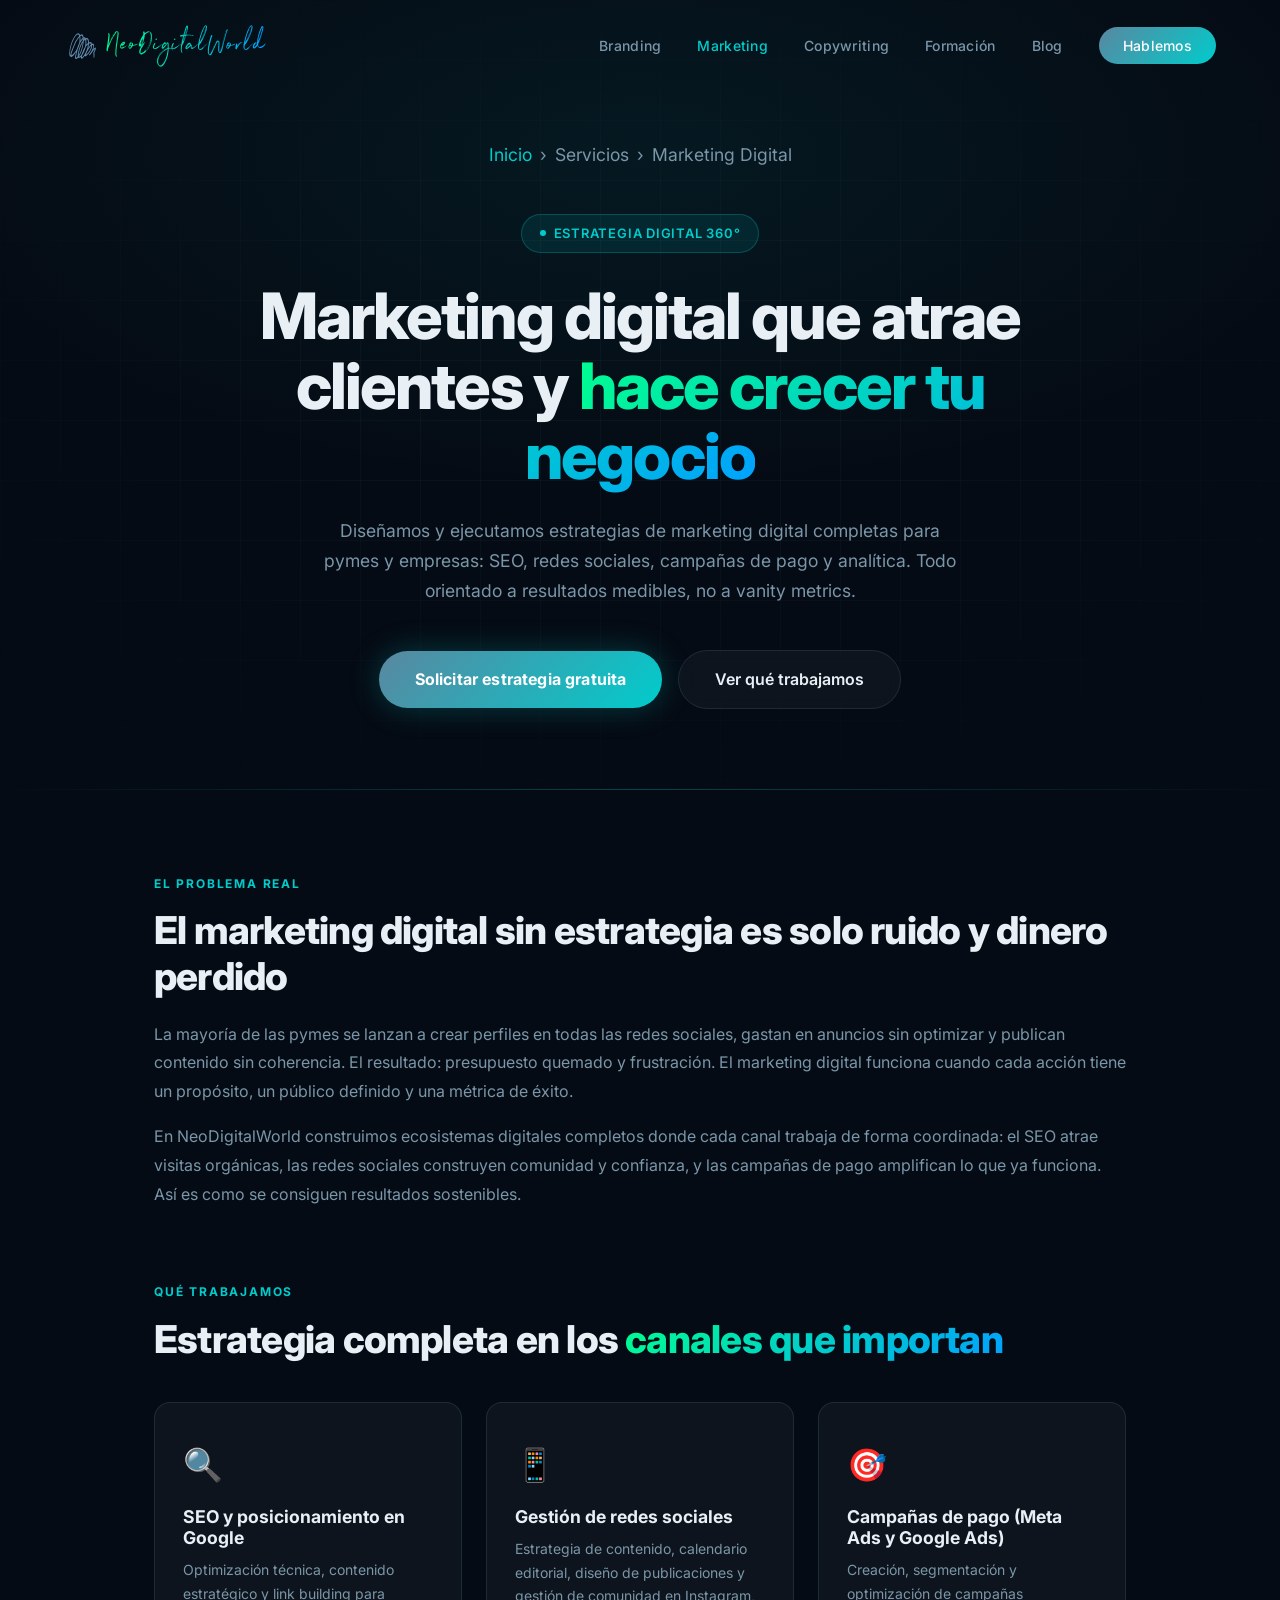
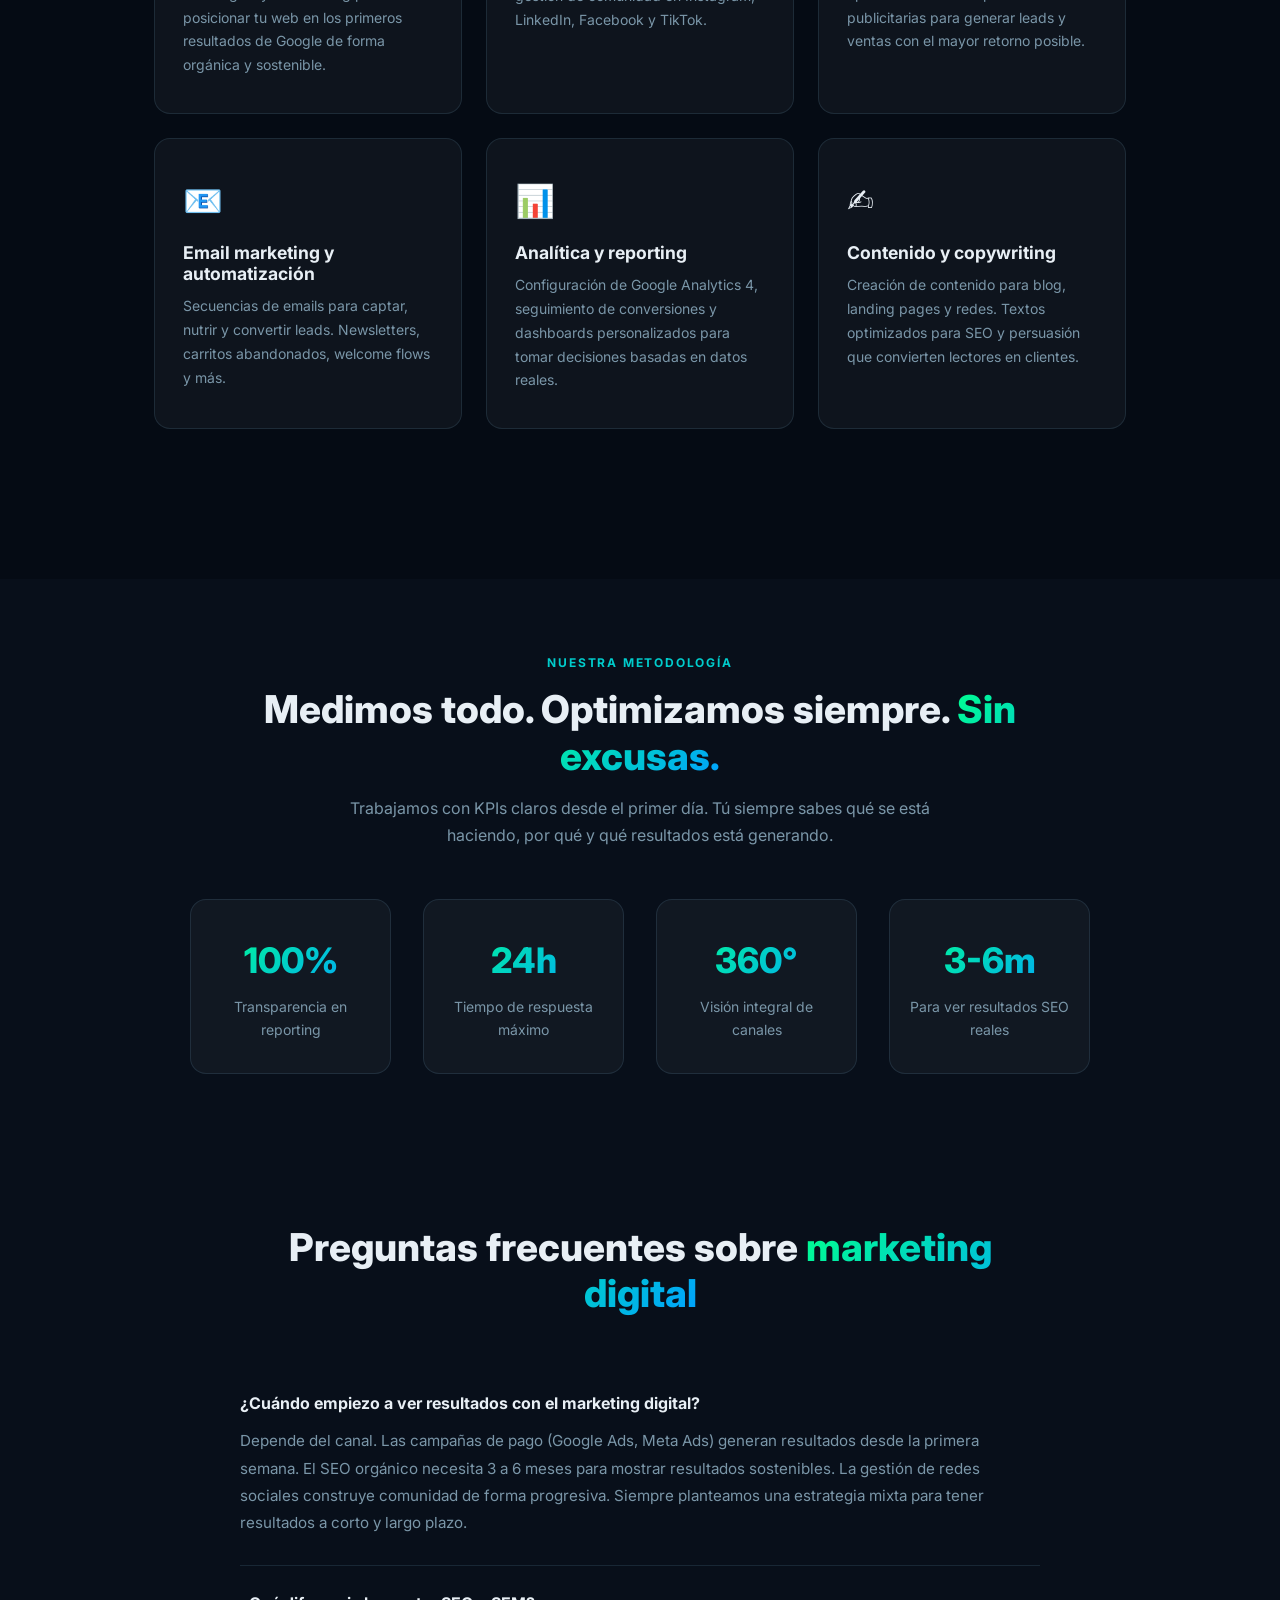
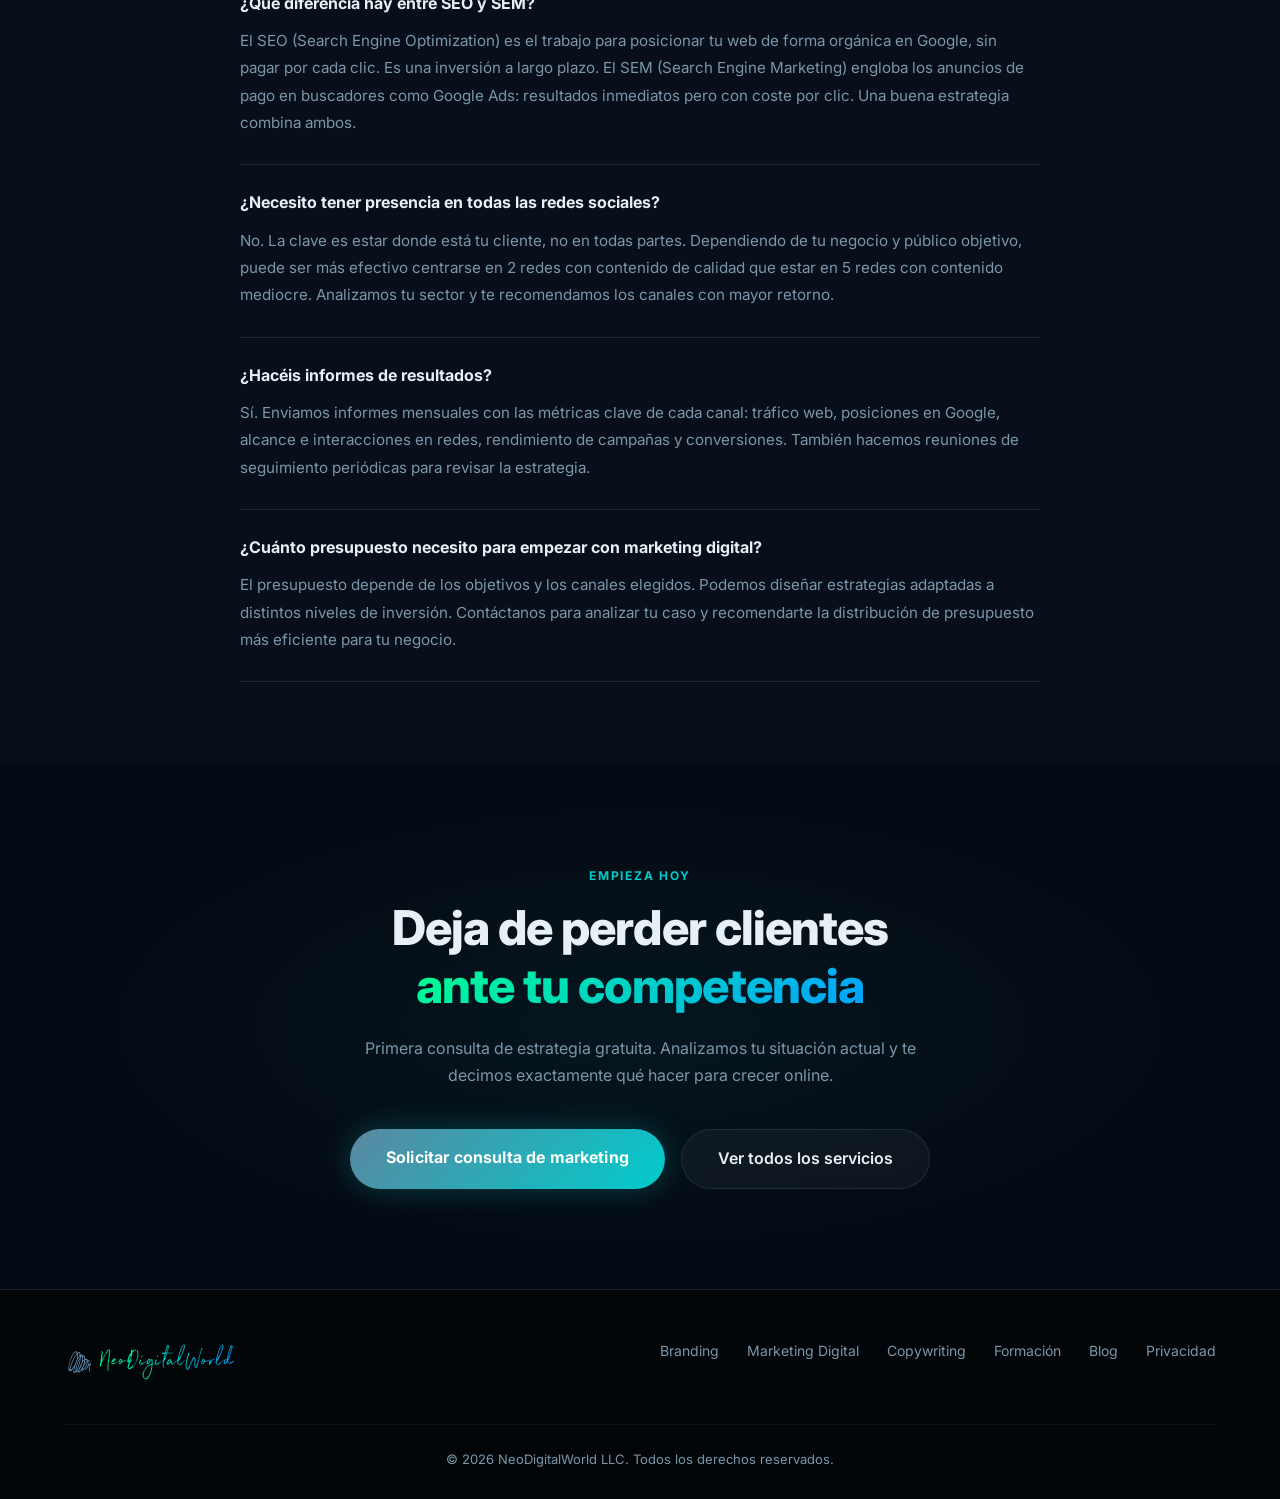
<file: servicios/marketing-digital-para-pymes.html>
<!DOCTYPE html>
<html lang="es">
<head>
  <meta charset="UTF-8">
  <meta name="viewport" content="width=device-width, initial-scale=1.0">
  <title>Marketing Digital para Pymes y Empresas | Estrategia que Genera Clientes — NeoDigitalWorld</title>
  <meta name="description" content="Agencia de marketing digital para pymes. SEO, redes sociales, campañas de pago y analítica avanzada. Estrategia integral con resultados medibles para tu negocio.">
  <meta name="robots" content="index, follow">
  <link rel="canonical" href="https://neodigitalworld.com/servicios/marketing-digital-para-pymes">
  <link rel="icon" type="image/svg+xml" href="../assets/logo.svg">

  <meta property="og:title" content="Marketing Digital para Pymes | NeoDigitalWorld">
  <meta property="og:description" content="Estrategia de marketing digital integral: SEO, redes sociales, Google Ads y Meta Ads. Resultados medibles para pymes y empresas en España y Latinoamérica.">
  <meta property="og:type" content="website">
  <meta property="og:url" content="https://neodigitalworld.com/servicios/marketing-digital-para-pymes">
  <meta property="og:image" content="https://neodigitalworld.com/assets/og-image.png">

  <script type="application/ld+json">
  {
    "@context": "https://schema.org",
    "@graph": [
      {
        "@type": "Service",
        "@id": "https://neodigitalworld.com/servicios/marketing-digital-para-pymes",
        "name": "Marketing Digital para Pymes",
        "description": "Estrategia de marketing digital integral para pymes y empresas: SEO, redes sociales, campañas de pago y analítica avanzada.",
        "provider": {
          "@type": "Organization",
          "name": "NeoDigitalWorld",
          "url": "https://neodigitalworld.com"
        },
        "areaServed": ["ES", "MX", "AR", "CO", "PE", "US"],
        "serviceType": "Marketing Digital"
      },
      {
        "@type": "FAQPage",
        "mainEntity": [
          {
            "@type": "Question",
            "name": "¿Cuándo empiezo a ver resultados con el marketing digital?",
            "acceptedAnswer": {
              "@type": "Answer",
              "text": "Depende del canal. Las campañas de pago (Google Ads, Meta Ads) generan resultados desde la primera semana. El SEO orgánico necesita 3 a 6 meses para mostrar resultados sostenibles. La gestión de redes sociales construye comunidad de forma progresiva. Siempre planteamos una estrategia mixta para tener resultados a corto y largo plazo."
            }
          },
          {
            "@type": "Question",
            "name": "¿Qué diferencia hay entre SEO y SEM?",
            "acceptedAnswer": {
              "@type": "Answer",
              "text": "El SEO (Search Engine Optimization) es el trabajo para posicionar tu web de forma orgánica en Google, sin pagar por cada clic. Es una inversión a largo plazo. El SEM (Search Engine Marketing) engloba los anuncios de pago en buscadores como Google Ads: resultados inmediatos pero con coste por clic. Una buena estrategia combina ambos."
            }
          },
          {
            "@type": "Question",
            "name": "¿Necesito tener presencia en todas las redes sociales?",
            "acceptedAnswer": {
              "@type": "Answer",
              "text": "No. La clave es estar donde está tu cliente, no en todas partes. Dependiendo de tu negocio y público objetivo, puede ser más efectivo centrarse en 2 redes con contenido de calidad que estar en 5 redes con contenido mediocre. Analizamos tu sector y te recomendamos los canales con mayor retorno."
            }
          },
          {
            "@type": "Question",
            "name": "¿Hacéis informes de resultados?",
            "acceptedAnswer": {
              "@type": "Answer",
              "text": "Sí. Enviamos informes mensuales con las métricas clave de cada canal: tráfico web, posiciones en Google, alcance e interacciones en redes, rendimiento de campañas y conversiones. También hacemos reuniones de seguimiento periódicas para revisar la estrategia."
            }
          },
          {
            "@type": "Question",
            "name": "¿Cuánto presupuesto necesito para empezar con marketing digital?",
            "acceptedAnswer": {
              "@type": "Answer",
              "text": "El presupuesto depende de los objetivos y los canales elegidos. Podemos diseñar estrategias adaptadas a distintos niveles de inversión. Contáctanos para analizar tu caso y recomendarte la distribución de presupuesto más eficiente para tu negocio."
            }
          }
        ]
      }
    ]
  }
  </script>

  <link rel="preconnect" href="https://fonts.googleapis.com">
  <link rel="preconnect" href="https://fonts.gstatic.com" crossorigin>
  <link href="https://fonts.googleapis.com/css2?family=Inter:wght@400;500;600;700;800&display=swap" rel="stylesheet">
  <link rel="stylesheet" href="../css/style.css">
  <style>
    .service-hero { padding: 140px 5% 80px; text-align: center; position: relative; overflow: hidden; }
    .service-hero::before { content: ''; position: absolute; inset: 0; background: radial-gradient(ellipse 80% 60% at 50% 20%, rgba(0,204,204,0.07) 0%, transparent 70%); pointer-events: none; }
    .breadcrumb { font-size: 0.8rem; color: var(--text-muted); margin-bottom: 20px; }
    .breadcrumb a { color: var(--accent); }
    .breadcrumb span { margin: 0 8px; }
    .service-hero h1 { font-size: clamp(2.2rem, 5vw, 4rem); font-weight: 800; letter-spacing: -0.03em; margin-bottom: 24px; line-height: 1.1; }
    .service-hero p { font-size: 1.1rem; color: var(--text-muted); max-width: 650px; margin: 0 auto 44px; line-height: 1.7; }
    .content-section { max-width: 1100px; margin: 0 auto; padding: 80px 5%; }
    .content-block { margin-bottom: 70px; }
    .content-block h2 { font-size: clamp(1.6rem, 3vw, 2.4rem); font-weight: 800; letter-spacing: -0.02em; margin-bottom: 20px; }
    .content-block p { color: var(--text-muted); line-height: 1.8; font-size: 1rem; margin-bottom: 16px; }
    .channels-grid { display: grid; grid-template-columns: repeat(auto-fit, minmax(260px, 1fr)); gap: 24px; margin-top: 40px; }
    .channel-card { background: var(--card-bg); border: 1px solid var(--card-border); border-radius: var(--radius); padding: 36px 28px; transition: border-color 0.3s, transform 0.3s; }
    .channel-card:hover { border-color: rgba(0,204,204,0.4); transform: translateY(-4px); }
    .channel-icon { font-size: 2rem; margin-bottom: 16px; }
    .channel-card h3 { font-size: 1.1rem; font-weight: 700; margin-bottom: 10px; }
    .channel-card p { font-size: 0.875rem; color: var(--text-muted); line-height: 1.7; margin: 0; }
    .results-band { background: var(--bg2); padding: 70px 5%; text-align: center; }
    .results-inner { max-width: 900px; margin: 0 auto; }
    .results-grid { display: grid; grid-template-columns: repeat(auto-fit, minmax(180px, 1fr)); gap: 32px; margin-top: 50px; }
    .result-item { background: var(--card-bg); border: 1px solid var(--card-border); border-radius: var(--radius); padding: 32px 20px; }
    .result-num { font-size: 2.2rem; font-weight: 800; background: linear-gradient(135deg, var(--grad-start), var(--grad-end)); -webkit-background-clip: text; -webkit-text-fill-color: transparent; background-clip: text; margin-bottom: 8px; }
    .result-label { font-size: 0.875rem; color: var(--text-muted); }
    .faq-section { background: var(--bg2); padding: 80px 5%; }
    .faq-inner { max-width: 800px; margin: 0 auto; }
    .faq-section h2 { text-align: center; font-size: clamp(1.6rem, 3vw, 2.4rem); font-weight: 800; margin-bottom: 50px; }
    .faq-item { border-bottom: 1px solid var(--card-border); padding: 28px 0; }
    .faq-item h3 { font-size: 1rem; font-weight: 700; margin-bottom: 14px; color: var(--text); }
    .faq-item p { font-size: 0.95rem; color: var(--text-muted); line-height: 1.8; margin: 0; }
    .cta-section { text-align: center; padding: 100px 5%; position: relative; overflow: hidden; }
    .cta-section::before { content: ''; position: absolute; inset: 0; background: radial-gradient(ellipse 60% 60% at 50% 50%, rgba(0,204,204,0.06) 0%, transparent 70%); pointer-events: none; }
    .cta-section h2 { font-size: clamp(1.8rem, 4vw, 3rem); font-weight: 800; margin-bottom: 20px; letter-spacing: -0.02em; }
    .cta-section p { color: var(--text-muted); max-width: 560px; margin: 0 auto 40px; line-height: 1.7; }
    .cta-buttons { display: flex; gap: 16px; justify-content: center; flex-wrap: wrap; }
  </style>
</head>
<body>

  <nav id="nav">
    <a href="../index.html">
      <img src="../assets/logo.svg" alt="NeoDigitalWorld" class="nav-logo">
    </a>
    <ul class="nav-links">
      <li><a href="branding-para-empresas.html">Branding</a></li>
      <li><a href="marketing-digital-para-pymes.html" style="color:var(--accent)">Marketing</a></li>
      <li><a href="copywriting-profesional.html">Copywriting</a></li>
      <li><a href="formacion-digital-privada.html">Formación</a></li>
      <li><a href="../blog/index.html">Blog</a></li>
      <li><a href="../index.html#contact" class="nav-cta">Hablemos</a></li>
    </ul>
    <button class="nav-toggle" aria-label="Menú">
      <span></span><span></span><span></span>
    </button>
  </nav>

  <div class="nav-mobile">
    <button class="nav-mobile-close" aria-label="Cerrar">✕</button>
    <a href="branding-para-empresas.html">Branding</a>
    <a href="marketing-digital-para-pymes.html">Marketing</a>
    <a href="copywriting-profesional.html">Copywriting</a>
    <a href="formacion-digital-privada.html">Formación</a>
    <a href="../blog/index.html">Blog</a>
    <a href="../index.html#contact" class="btn-primary">Hablemos</a>
  </div>

  <section class="service-hero">
    <div class="hero-grid"></div>
    <div style="position:relative;z-index:1;max-width:900px;margin:0 auto;">
      <p class="breadcrumb"><a href="../index.html">Inicio</a><span>›</span>Servicios<span>›</span>Marketing Digital</p>
      <div class="hero-badge">Estrategia Digital 360°</div>
      <h1>Marketing digital que atrae clientes y <span class="gradient-text">hace crecer tu negocio</span></h1>
      <p>Diseñamos y ejecutamos estrategias de marketing digital completas para pymes y empresas: SEO, redes sociales, campañas de pago y analítica. Todo orientado a resultados medibles, no a vanity metrics.</p>
      <div class="hero-actions">
        <a href="../index.html#contact" class="btn-primary">Solicitar estrategia gratuita</a>
        <a href="#canales" class="btn-secondary">Ver qué trabajamos</a>
      </div>
    </div>
  </section>

  <div class="glow-line"></div>

  <div class="content-section">

    <div class="content-block">
      <span class="section-label">El problema real</span>
      <h2>El marketing digital sin estrategia es solo ruido y dinero perdido</h2>
      <p>La mayoría de las pymes se lanzan a crear perfiles en todas las redes sociales, gastan en anuncios sin optimizar y publican contenido sin coherencia. El resultado: presupuesto quemado y frustración. El marketing digital funciona cuando cada acción tiene un propósito, un público definido y una métrica de éxito.</p>
      <p>En NeoDigitalWorld construimos ecosistemas digitales completos donde cada canal trabaja de forma coordinada: el SEO atrae visitas orgánicas, las redes sociales construyen comunidad y confianza, y las campañas de pago amplifican lo que ya funciona. Así es como se consiguen resultados sostenibles.</p>
    </div>

    <div id="canales" class="content-block">
      <span class="section-label">Qué trabajamos</span>
      <h2>Estrategia completa en los <span class="gradient-text">canales que importan</span></h2>
      <div class="channels-grid">
        <div class="channel-card">
          <div class="channel-icon">🔍</div>
          <h3>SEO y posicionamiento en Google</h3>
          <p>Optimización técnica, contenido estratégico y link building para posicionar tu web en los primeros resultados de Google de forma orgánica y sostenible.</p>
        </div>
        <div class="channel-card">
          <div class="channel-icon">📱</div>
          <h3>Gestión de redes sociales</h3>
          <p>Estrategia de contenido, calendario editorial, diseño de publicaciones y gestión de comunidad en Instagram, LinkedIn, Facebook y TikTok.</p>
        </div>
        <div class="channel-card">
          <div class="channel-icon">🎯</div>
          <h3>Campañas de pago (Meta Ads y Google Ads)</h3>
          <p>Creación, segmentación y optimización de campañas publicitarias para generar leads y ventas con el mayor retorno posible.</p>
        </div>
        <div class="channel-card">
          <div class="channel-icon">📧</div>
          <h3>Email marketing y automatización</h3>
          <p>Secuencias de emails para captar, nutrir y convertir leads. Newsletters, carritos abandonados, welcome flows y más.</p>
        </div>
        <div class="channel-card">
          <div class="channel-icon">📊</div>
          <h3>Analítica y reporting</h3>
          <p>Configuración de Google Analytics 4, seguimiento de conversiones y dashboards personalizados para tomar decisiones basadas en datos reales.</p>
        </div>
        <div class="channel-card">
          <div class="channel-icon">✍️</div>
          <h3>Contenido y copywriting</h3>
          <p>Creación de contenido para blog, landing pages y redes. Textos optimizados para SEO y persuasión que convierten lectores en clientes.</p>
        </div>
      </div>
    </div>

  </div>

  <div class="results-band">
    <div class="results-inner">
      <span class="section-label">Nuestra metodología</span>
      <h2 style="font-size:clamp(1.6rem,3vw,2.4rem);font-weight:800;margin-bottom:16px;">Medimos todo. Optimizamos siempre. <span class="gradient-text">Sin excusas.</span></h2>
      <p style="color:var(--text-muted);max-width:600px;margin:0 auto;line-height:1.7;">Trabajamos con KPIs claros desde el primer día. Tú siempre sabes qué se está haciendo, por qué y qué resultados está generando.</p>
      <div class="results-grid">
        <div class="result-item">
          <div class="result-num">100%</div>
          <div class="result-label">Transparencia en reporting</div>
        </div>
        <div class="result-item">
          <div class="result-num">24h</div>
          <div class="result-label">Tiempo de respuesta máximo</div>
        </div>
        <div class="result-item">
          <div class="result-num">360°</div>
          <div class="result-label">Visión integral de canales</div>
        </div>
        <div class="result-item">
          <div class="result-num">3-6m</div>
          <div class="result-label">Para ver resultados SEO reales</div>
        </div>
      </div>
    </div>
  </div>

  <section class="faq-section">
    <div class="faq-inner">
      <h2>Preguntas frecuentes sobre <span class="gradient-text">marketing digital</span></h2>

      <div class="faq-item">
        <h3>¿Cuándo empiezo a ver resultados con el marketing digital?</h3>
        <p>Depende del canal. Las campañas de pago (Google Ads, Meta Ads) generan resultados desde la primera semana. El SEO orgánico necesita 3 a 6 meses para mostrar resultados sostenibles. La gestión de redes sociales construye comunidad de forma progresiva. Siempre planteamos una estrategia mixta para tener resultados a corto y largo plazo.</p>
      </div>

      <div class="faq-item">
        <h3>¿Qué diferencia hay entre SEO y SEM?</h3>
        <p>El SEO (Search Engine Optimization) es el trabajo para posicionar tu web de forma orgánica en Google, sin pagar por cada clic. Es una inversión a largo plazo. El SEM (Search Engine Marketing) engloba los anuncios de pago en buscadores como Google Ads: resultados inmediatos pero con coste por clic. Una buena estrategia combina ambos.</p>
      </div>

      <div class="faq-item">
        <h3>¿Necesito tener presencia en todas las redes sociales?</h3>
        <p>No. La clave es estar donde está tu cliente, no en todas partes. Dependiendo de tu negocio y público objetivo, puede ser más efectivo centrarse en 2 redes con contenido de calidad que estar en 5 redes con contenido mediocre. Analizamos tu sector y te recomendamos los canales con mayor retorno.</p>
      </div>

      <div class="faq-item">
        <h3>¿Hacéis informes de resultados?</h3>
        <p>Sí. Enviamos informes mensuales con las métricas clave de cada canal: tráfico web, posiciones en Google, alcance e interacciones en redes, rendimiento de campañas y conversiones. También hacemos reuniones de seguimiento periódicas para revisar la estrategia.</p>
      </div>

      <div class="faq-item">
        <h3>¿Cuánto presupuesto necesito para empezar con marketing digital?</h3>
        <p>El presupuesto depende de los objetivos y los canales elegidos. Podemos diseñar estrategias adaptadas a distintos niveles de inversión. Contáctanos para analizar tu caso y recomendarte la distribución de presupuesto más eficiente para tu negocio.</p>
      </div>
    </div>
  </section>

  <section class="cta-section">
    <div style="position:relative;z-index:1;">
      <span class="section-label">Empieza hoy</span>
      <h2>Deja de perder clientes<br><span class="gradient-text">ante tu competencia</span></h2>
      <p>Primera consulta de estrategia gratuita. Analizamos tu situación actual y te decimos exactamente qué hacer para crecer online.</p>
      <div class="cta-buttons">
        <a href="../index.html#contact" class="btn-primary">Solicitar consulta de marketing</a>
        <a href="../index.html#services" class="btn-secondary">Ver todos los servicios</a>
      </div>
    </div>
  </section>

  <footer>
    <div class="footer-top">
      <a href="../index.html"><img src="../assets/logo.svg" alt="NeoDigitalWorld" class="footer-logo"></a>
      <nav class="footer-links">
        <a href="branding-para-empresas.html">Branding</a>
        <a href="marketing-digital-para-pymes.html">Marketing Digital</a>
        <a href="copywriting-profesional.html">Copywriting</a>
        <a href="formacion-digital-privada.html">Formación</a>
        <a href="../blog/index.html">Blog</a>
        <a href="../privacy-policy.html">Privacidad</a>
      </nav>
    </div>
    <div class="footer-bottom">
      <p>© 2026 NeoDigitalWorld LLC. Todos los derechos reservados.</p>
    </div>
  </footer>

  <script>
    const nav = document.getElementById('nav');
    window.addEventListener('scroll', () => nav.classList.toggle('scrolled', window.scrollY > 50));
    document.querySelector('.nav-toggle').addEventListener('click', () => document.querySelector('.nav-mobile').classList.add('open'));
    document.querySelector('.nav-mobile-close').addEventListener('click', () => document.querySelector('.nav-mobile').classList.remove('open'));
  </script>
</body>
</html>
</file>
<file: css/style.css>
/* ── Variables ── */
:root {
  --bg: #050B14;
  --bg2: #080F1A;
  --primary: #5A87A0;
  --accent: #00CCCC;
  --grad-start: #00ff8f;
  --grad-end: #00a1ff;
  --text: #E8EFF5;
  --text-muted: #7A96A8;
  --card-bg: rgba(255,255,255,0.04);
  --card-border: rgba(90,135,160,0.2);
  --radius: 16px;
  --transition: 0.4s cubic-bezier(0.25, 0.46, 0.45, 0.94);
}

/* ── Reset ── */
*, *::before, *::after { box-sizing: border-box; margin: 0; padding: 0; }

html { scroll-behavior: smooth; font-size: 16px; }

body {
  background: var(--bg);
  color: var(--text);
  font-family: 'Inter', system-ui, -apple-system, sans-serif;
  line-height: 1.6;
  overflow-x: hidden;
}

img, svg { max-width: 100%; display: block; }
a { text-decoration: none; color: inherit; }
ul { list-style: none; }

/* ── Typography ── */
.gradient-text {
  background: linear-gradient(135deg, var(--grad-start), var(--grad-end));
  -webkit-background-clip: text;
  -webkit-text-fill-color: transparent;
  background-clip: text;
}

.accent-text { color: var(--accent); }

h1, h2, h3, h4 { line-height: 1.2; font-weight: 700; }

/* ── Scrollbar ── */
::-webkit-scrollbar { width: 6px; }
::-webkit-scrollbar-track { background: var(--bg); }
::-webkit-scrollbar-thumb { background: var(--primary); border-radius: 3px; }

/* ── Nav ── */
#nav {
  position: fixed;
  top: 0; left: 0; right: 0;
  z-index: 1000;
  padding: 20px 5%;
  display: flex;
  align-items: center;
  justify-content: space-between;
  transition: background var(--transition), padding var(--transition), backdrop-filter var(--transition);
}

#nav.scrolled {
  background: rgba(5, 11, 20, 0.9);
  backdrop-filter: blur(20px);
  -webkit-backdrop-filter: blur(20px);
  padding: 14px 5%;
  border-bottom: 1px solid rgba(90,135,160,0.15);
}

.nav-logo { height: 52px; width: auto; }

.nav-links {
  display: flex;
  align-items: center;
  gap: 36px;
}

.nav-links a {
  font-size: 0.875rem;
  font-weight: 500;
  color: var(--text-muted);
  letter-spacing: 0.02em;
  transition: color var(--transition);
}

.nav-links a:hover { color: var(--accent); }

.nav-cta {
  background: linear-gradient(135deg, var(--primary), var(--accent));
  color: #fff !important;
  padding: 10px 24px;
  border-radius: 100px;
  font-size: 0.875rem;
  font-weight: 600;
  transition: opacity var(--transition), transform var(--transition) !important;
}

.nav-cta:hover { opacity: 0.9; transform: translateY(-1px) !important; }

.nav-toggle {
  display: none;
  flex-direction: column;
  gap: 5px;
  cursor: pointer;
  padding: 4px;
}
.nav-toggle span {
  display: block;
  width: 24px;
  height: 2px;
  background: var(--text);
  border-radius: 2px;
  transition: var(--transition);
}

/* ── Hero ── */
#hero {
  position: relative;
  min-height: 100vh;
  display: flex;
  align-items: center;
  justify-content: center;
  text-align: center;
  padding: 120px 5% 80px;
  overflow: hidden;
}

.hero-bg {
  position: absolute;
  inset: 0;
  background: radial-gradient(ellipse 80% 60% at 50% 20%, rgba(0,204,204,0.07) 0%, transparent 70%),
              radial-gradient(ellipse 60% 50% at 80% 80%, rgba(90,135,160,0.05) 0%, transparent 60%);
  pointer-events: none;
}

.hero-grid {
  position: absolute;
  inset: 0;
  background-image: linear-gradient(rgba(90,135,160,0.06) 1px, transparent 1px),
                    linear-gradient(90deg, rgba(90,135,160,0.06) 1px, transparent 1px);
  background-size: 60px 60px;
  mask-image: radial-gradient(ellipse 80% 70% at 50% 50%, black 30%, transparent 80%);
  -webkit-mask-image: radial-gradient(ellipse 80% 70% at 50% 50%, black 30%, transparent 80%);
}

.hero-content { position: relative; z-index: 1; max-width: 900px; }

.hero-badge {
  display: inline-flex;
  align-items: center;
  gap: 8px;
  background: rgba(0,204,204,0.1);
  border: 1px solid rgba(0,204,204,0.25);
  border-radius: 100px;
  padding: 8px 18px;
  font-size: 0.8125rem;
  font-weight: 600;
  color: var(--accent);
  letter-spacing: 0.06em;
  text-transform: uppercase;
  margin-bottom: 28px;
}

.hero-badge::before {
  content: '';
  width: 6px; height: 6px;
  background: var(--accent);
  border-radius: 50%;
  animation: pulse 2s infinite;
}

@keyframes pulse {
  0%, 100% { opacity: 1; transform: scale(1); }
  50% { opacity: 0.5; transform: scale(1.3); }
}

.hero-title {
  font-size: clamp(2.8rem, 7vw, 5.5rem);
  font-weight: 800;
  line-height: 1.08;
  letter-spacing: -0.03em;
  margin-bottom: 24px;
}

.hero-subtitle {
  font-size: clamp(1rem, 2vw, 1.25rem);
  color: var(--text-muted);
  max-width: 600px;
  margin: 0 auto 44px;
  line-height: 1.7;
}

.hero-actions {
  display: flex;
  align-items: center;
  justify-content: center;
  gap: 16px;
  flex-wrap: wrap;
}

.btn-primary {
  background: linear-gradient(135deg, var(--primary), var(--accent));
  color: #fff;
  padding: 16px 36px;
  border-radius: 100px;
  font-weight: 700;
  font-size: 1rem;
  letter-spacing: 0.01em;
  transition: transform var(--transition), box-shadow var(--transition);
  box-shadow: 0 0 30px rgba(0,204,204,0.25);
}

.btn-primary:hover {
  transform: translateY(-2px);
  box-shadow: 0 8px 40px rgba(0,204,204,0.4);
}

.btn-secondary {
  color: var(--text);
  padding: 16px 36px;
  border-radius: 100px;
  font-weight: 600;
  font-size: 1rem;
  border: 1px solid var(--card-border);
  background: var(--card-bg);
  backdrop-filter: blur(10px);
  transition: border-color var(--transition), background var(--transition);
}

.btn-secondary:hover {
  border-color: var(--accent);
  background: rgba(0,204,204,0.08);
}

.hero-scroll {
  position: absolute;
  bottom: 36px;
  left: 50%;
  transform: translateX(-50%);
  display: flex;
  flex-direction: column;
  align-items: center;
  gap: 8px;
  color: var(--text-muted);
  font-size: 0.75rem;
  letter-spacing: 0.1em;
  text-transform: uppercase;
}

.scroll-line {
  width: 1px;
  height: 40px;
  background: linear-gradient(to bottom, var(--accent), transparent);
  animation: scrollDown 2s infinite;
}

@keyframes scrollDown {
  0% { transform: scaleY(0); transform-origin: top; opacity: 0; }
  50% { transform: scaleY(1); transform-origin: top; opacity: 1; }
  100% { transform: scaleY(0); transform-origin: bottom; opacity: 0; }
}

/* ── Stats ── */
#stats {
  padding: 60px 5%;
  border-top: 1px solid var(--card-border);
  border-bottom: 1px solid var(--card-border);
}

.stats-grid {
  display: flex;
  justify-content: center;
  gap: 60px;
  flex-wrap: wrap;
  max-width: 900px;
  margin: 0 auto;
}

.stat-item { text-align: center; }

.stat-number {
  font-size: clamp(2.2rem, 5vw, 3.5rem);
  font-weight: 800;
  letter-spacing: -0.03em;
  line-height: 1;
  margin-bottom: 6px;
}

.stat-label {
  font-size: 0.875rem;
  color: var(--text-muted);
  letter-spacing: 0.05em;
}

/* ── Sections ── */
section { padding: 100px 5%; }

.section-header {
  text-align: center;
  margin-bottom: 70px;
}

.section-label {
  display: inline-block;
  font-size: 0.75rem;
  font-weight: 700;
  letter-spacing: 0.15em;
  text-transform: uppercase;
  color: var(--accent);
  margin-bottom: 14px;
}

.section-title {
  font-size: clamp(2rem, 5vw, 3.5rem);
  font-weight: 800;
  letter-spacing: -0.02em;
  margin-bottom: 16px;
}

.section-subtitle {
  font-size: 1.1rem;
  color: var(--text-muted);
  max-width: 600px;
  margin: 0 auto;
  line-height: 1.7;
}

/* ── Services ── */
#services { background: var(--bg2); }

.services-grid {
  display: grid;
  grid-template-columns: repeat(auto-fit, minmax(240px, 1fr));
  gap: 28px;
  max-width: 1200px;
  margin: 0 auto;
}

.service-card {
  background: var(--card-bg);
  border: 1px solid var(--card-border);
  border-radius: var(--radius);
  padding: 44px 36px;
  position: relative;
  overflow: hidden;
  transition: transform var(--transition), border-color var(--transition), box-shadow var(--transition);
  cursor: default;
  display: flex;
  flex-direction: column;
}

.service-card::before {
  content: '';
  position: absolute;
  inset: 0;
  background: linear-gradient(135deg, rgba(0,204,204,0.06), transparent 60%);
  opacity: 0;
  transition: opacity var(--transition);
}

.service-card:hover {
  transform: translateY(-6px);
  border-color: rgba(0,204,204,0.4);
  box-shadow: 0 20px 60px rgba(0,0,0,0.4), 0 0 40px rgba(0,204,204,0.08);
}

.service-card:hover::before { opacity: 1; }

.service-icon {
  width: 56px;
  height: 56px;
  background: linear-gradient(135deg, rgba(90,135,160,0.2), rgba(0,204,204,0.15));
  border-radius: 14px;
  display: flex;
  align-items: center;
  justify-content: center;
  margin-bottom: 24px;
  font-size: 1.5rem;
}

.service-card h3 {
  font-size: 1.4rem;
  font-weight: 700;
  margin-bottom: 12px;
  letter-spacing: -0.01em;
}

.service-card p {
  color: var(--text-muted);
  font-size: 0.95rem;
  line-height: 1.7;
  margin-bottom: 28px;
  flex: 1;
}

.service-tag {
  display: inline-block;
  background: rgba(0,204,204,0.1);
  border: 1px solid rgba(0,204,204,0.2);
  color: var(--accent);
  padding: 6px 14px;
  border-radius: 100px;
  font-size: 0.8rem;
  font-weight: 600;
}

/* ── Detail Sections ── */
.detail-section { max-width: 1200px; margin: 0 auto; }

.detail-section.alt { background: var(--bg2); }

.detail-grid {
  display: grid;
  grid-template-columns: 1fr 1fr;
  gap: 80px;
  align-items: center;
}

.detail-grid.reverse { direction: rtl; }
.detail-grid.reverse > * { direction: ltr; }

.detail-label {
  display: inline-block;
  font-size: 0.75rem;
  font-weight: 700;
  letter-spacing: 0.12em;
  text-transform: uppercase;
  color: var(--accent);
  margin-bottom: 12px;
}

.detail-title {
  font-size: clamp(1.8rem, 4vw, 2.8rem);
  font-weight: 800;
  letter-spacing: -0.02em;
  margin-bottom: 20px;
  line-height: 1.15;
}

.detail-text {
  color: var(--text-muted);
  line-height: 1.8;
  font-size: 1rem;
  margin-bottom: 32px;
}

.detail-features {
  display: flex;
  flex-direction: column;
  gap: 12px;
  margin-bottom: 36px;
}

.feature-item {
  display: flex;
  align-items: center;
  gap: 12px;
  font-size: 0.95rem;
  color: var(--text);
}

.feature-item::before {
  content: '';
  width: 20px;
  height: 20px;
  min-width: 20px;
  background: url("data:image/svg+xml,%3Csvg xmlns='http://www.w3.org/2000/svg' viewBox='0 0 20 20'%3E%3Ccircle cx='10' cy='10' r='10' fill='rgba(0,204,204,0.15)'/%3E%3Cpath d='M6 10l3 3 5-6' stroke='%2300CCCC' stroke-width='2' fill='none' stroke-linecap='round' stroke-linejoin='round'/%3E%3C/svg%3E") no-repeat center;
  background-size: contain;
}

.detail-visual {
  position: relative;
}

.visual-card {
  background: var(--card-bg);
  border: 1px solid var(--card-border);
  border-radius: 24px;
  padding: 48px;
  aspect-ratio: 4/3;
  display: flex;
  flex-direction: column;
  align-items: center;
  justify-content: center;
  gap: 20px;
  position: relative;
  overflow: hidden;
}

.visual-card::after {
  content: '';
  position: absolute;
  inset: -1px;
  border-radius: 24px;
  background: linear-gradient(135deg, rgba(0,204,204,0.15), rgba(90,135,160,0.1), transparent);
  pointer-events: none;
}

.visual-icon {
  font-size: 4rem;
  line-height: 1;
}

.visual-title {
  font-size: 1.3rem;
  font-weight: 700;
  text-align: center;
}

.visual-sub {
  font-size: 0.9rem;
  color: var(--text-muted);
  text-align: center;
}

/* ── Pricing highlight ── */
.price-highlight {
  display: flex;
  align-items: baseline;
  gap: 6px;
  margin-bottom: 32px;
}

.price-from { font-size: 0.875rem; color: var(--text-muted); }

.price-amount {
  font-size: 2.5rem;
  font-weight: 800;
  letter-spacing: -0.03em;
}

.price-note { font-size: 0.875rem; color: var(--text-muted); }

/* ── About ── */
#about { background: var(--bg2); }

.about-inner {
  max-width: 900px;
  margin: 0 auto;
  text-align: center;
}

.about-quote {
  font-size: clamp(1.3rem, 3vw, 2rem);
  font-weight: 600;
  line-height: 1.5;
  margin-bottom: 32px;
  color: var(--text);
}

.about-quote em {
  font-style: normal;
  background: linear-gradient(135deg, var(--grad-start), var(--grad-end));
  -webkit-background-clip: text;
  -webkit-text-fill-color: transparent;
  background-clip: text;
}

.about-text {
  color: var(--text-muted);
  font-size: 1rem;
  line-height: 1.8;
  margin-bottom: 50px;
}

.values-grid {
  display: grid;
  grid-template-columns: repeat(auto-fit, minmax(200px, 1fr));
  gap: 24px;
  text-align: left;
}

.value-card {
  background: var(--card-bg);
  border: 1px solid var(--card-border);
  border-radius: var(--radius);
  padding: 28px 24px;
}

.value-icon { font-size: 1.5rem; margin-bottom: 12px; }

.value-card h4 {
  font-size: 1rem;
  font-weight: 700;
  margin-bottom: 6px;
}

.value-card p {
  font-size: 0.875rem;
  color: var(--text-muted);
  line-height: 1.6;
}

/* ── Contact ── */
#contact { overflow: hidden; }

.contact-grid {
  display: grid;
  grid-template-columns: 1fr 1.2fr;
  gap: 80px;
  max-width: 1100px;
  margin: 0 auto;
  align-items: start;
}

.contact-info h2 {
  font-size: clamp(2rem, 4vw, 3rem);
  font-weight: 800;
  letter-spacing: -0.02em;
  margin-bottom: 20px;
}

.contact-info p {
  color: var(--text-muted);
  line-height: 1.8;
  margin-bottom: 36px;
}

.contact-detail {
  display: flex;
  align-items: flex-start;
  gap: 14px;
  margin-bottom: 20px;
}

.contact-icon {
  width: 40px; height: 40px;
  min-width: 40px;
  background: rgba(0,204,204,0.1);
  border: 1px solid rgba(0,204,204,0.2);
  border-radius: 10px;
  display: flex; align-items: center; justify-content: center;
  font-size: 1rem;
}

.contact-detail-text { font-size: 0.9rem; }
.contact-detail-text strong { display: block; font-weight: 600; margin-bottom: 2px; }
.contact-detail-text span { color: var(--text-muted); }

.contact-social {
  display: flex;
  gap: 12px;
  margin-top: 32px;
}

.social-btn {
  display: flex;
  align-items: center;
  gap: 8px;
  background: var(--card-bg);
  border: 1px solid var(--card-border);
  border-radius: 10px;
  padding: 10px 18px;
  font-size: 0.85rem;
  font-weight: 500;
  color: var(--text-muted);
  transition: border-color var(--transition), color var(--transition), background var(--transition);
}

.social-btn:hover {
  border-color: var(--accent);
  color: var(--accent);
  background: rgba(0,204,204,0.06);
}

/* ── Form ── */
.contact-form-wrap {
  background: var(--card-bg);
  border: 1px solid var(--card-border);
  border-radius: 24px;
  padding: 44px;
}

.form-group { margin-bottom: 20px; }

.form-group label {
  display: block;
  font-size: 0.8125rem;
  font-weight: 600;
  color: var(--text-muted);
  margin-bottom: 8px;
  letter-spacing: 0.03em;
}

.form-group input,
.form-group select,
.form-group textarea {
  width: 100%;
  background: rgba(255,255,255,0.04);
  border: 1px solid var(--card-border);
  border-radius: 10px;
  padding: 14px 18px;
  color: var(--text);
  font-size: 0.95rem;
  font-family: inherit;
  transition: border-color var(--transition), box-shadow var(--transition);
  -webkit-appearance: none;
}

.form-group input:focus,
.form-group select:focus,
.form-group textarea:focus {
  outline: none;
  border-color: var(--accent);
  box-shadow: 0 0 0 3px rgba(0,204,204,0.1);
}

.form-group select option { background: var(--bg); }
.form-group textarea { resize: vertical; min-height: 120px; }

.form-row { display: grid; grid-template-columns: 1fr 1fr; gap: 16px; }

.btn-submit {
  width: 100%;
  background: linear-gradient(135deg, var(--primary), var(--accent));
  color: #fff;
  border: none;
  padding: 16px;
  border-radius: 100px;
  font-weight: 700;
  font-size: 1rem;
  cursor: pointer;
  transition: opacity var(--transition), transform var(--transition), box-shadow var(--transition);
  box-shadow: 0 4px 20px rgba(0,204,204,0.2);
}

.btn-submit:hover {
  opacity: 0.9;
  transform: translateY(-1px);
  box-shadow: 0 8px 30px rgba(0,204,204,0.35);
}

/* ── Footer ── */
footer {
  background: #020609;
  border-top: 1px solid var(--card-border);
  padding: 50px 5% 30px;
}

.footer-top {
  display: flex;
  justify-content: space-between;
  align-items: flex-start;
  flex-wrap: wrap;
  gap: 32px;
  margin-bottom: 40px;
}

.footer-logo { height: 44px; }

.footer-links {
  display: flex;
  gap: 28px;
  flex-wrap: wrap;
}

.footer-links a {
  font-size: 0.875rem;
  color: var(--text-muted);
  transition: color var(--transition);
}

.footer-links a:hover { color: var(--accent); }

.footer-bottom {
  border-top: 1px solid rgba(90,135,160,0.1);
  padding-top: 24px;
  display: flex;
  justify-content: center;
  align-items: center;
  flex-wrap: wrap;
  gap: 12px;
}

.footer-bottom p { font-size: 0.8125rem; color: var(--text-muted); }

.footer-address {
  font-size: 0.8rem;
  color: var(--text-muted);
  opacity: 0.7;
  max-width: 400px;
  line-height: 1.5;
}

/* ── Cookie Banner ── */
#cookie-banner {
  position: fixed;
  bottom: 24px;
  left: 24px;
  right: 24px;
  max-width: 560px;
  background: rgba(8, 15, 26, 0.95);
  border: 1px solid var(--card-border);
  backdrop-filter: blur(20px);
  -webkit-backdrop-filter: blur(20px);
  border-radius: var(--radius);
  padding: 24px 28px;
  z-index: 9999;
  box-shadow: 0 20px 60px rgba(0,0,0,0.5);
  transform: translateY(120%);
  transition: transform 0.5s cubic-bezier(0.34, 1.56, 0.64, 1);
}

#cookie-banner.show { transform: translateY(0); }

#cookie-banner p {
  font-size: 0.875rem;
  color: var(--text-muted);
  line-height: 1.6;
  margin-bottom: 16px;
}

#cookie-banner p a { color: var(--accent); text-decoration: underline; }

.cookie-actions { display: flex; gap: 10px; flex-wrap: wrap; }

.btn-cookie-accept {
  background: linear-gradient(135deg, var(--primary), var(--accent));
  color: #fff;
  border: none;
  padding: 10px 22px;
  border-radius: 100px;
  font-size: 0.875rem;
  font-weight: 600;
  cursor: pointer;
  transition: opacity var(--transition);
}
.btn-cookie-accept:hover { opacity: 0.85; }

.btn-cookie-reject {
  background: transparent;
  color: var(--text-muted);
  border: 1px solid var(--card-border);
  padding: 10px 22px;
  border-radius: 100px;
  font-size: 0.875rem;
  font-weight: 500;
  cursor: pointer;
  transition: border-color var(--transition), color var(--transition);
}
.btn-cookie-reject:hover { border-color: var(--text-muted); color: var(--text); }

/* ── Reveal animations ── */
.reveal { opacity: 0; transform: translateY(40px); }
.reveal-left { opacity: 0; transform: translateX(-40px); }
.reveal-right { opacity: 0; transform: translateX(40px); }
.reveal-scale { opacity: 0; transform: scale(0.92); }

/* ── Responsive ── */
@media (max-width: 900px) {
  .detail-grid { grid-template-columns: 1fr; gap: 50px; }
  .detail-grid.reverse { direction: ltr; }
  .contact-grid { grid-template-columns: 1fr; gap: 50px; }
  .nav-links { display: none; }
  .nav-toggle { display: flex; }
  .form-row { grid-template-columns: 1fr; }
}

@media (max-width: 600px) {
  section { padding: 70px 5%; }
  .stats-grid { gap: 36px; }
  .contact-form-wrap { padding: 28px 20px; }
  #cookie-banner { left: 12px; right: 12px; bottom: 12px; }
}

/* ── Mobile nav ── */
.nav-mobile {
  display: none;
  position: fixed;
  inset: 0;
  background: rgba(5,11,20,0.98);
  backdrop-filter: blur(20px);
  z-index: 999;
  flex-direction: column;
  align-items: center;
  justify-content: center;
  gap: 36px;
}

.nav-mobile.open { display: flex; }

.nav-mobile a {
  font-size: 1.5rem;
  font-weight: 700;
  color: var(--text-muted);
  transition: color var(--transition);
}

.nav-mobile a:hover { color: var(--accent); }

.nav-mobile-close {
  position: absolute;
  top: 24px; right: 24px;
  background: none;
  border: none;
  color: var(--text);
  font-size: 1.5rem;
  cursor: pointer;
}

/* ── CTA Band ── */
#cta-band {
  padding: 120px 5%;
  text-align: center;
  position: relative;
  overflow: hidden;
  background: var(--bg2);
}

#cta-band::before {
  content: '';
  position: absolute;
  inset: 0;
  background: radial-gradient(ellipse 70% 80% at 50% 50%, rgba(0,204,204,0.06) 0%, transparent 70%);
  pointer-events: none;
}

.cta-band-inner {
  max-width: 720px;
  margin: 0 auto;
  position: relative;
  z-index: 1;
  display: flex;
  flex-direction: column;
  align-items: center;
  gap: 24px;
}

.cta-band-title {
  font-size: clamp(2rem, 5vw, 3.2rem);
  font-weight: 800;
  letter-spacing: -0.03em;
  line-height: 1.15;
}

.cta-band-sub {
  font-size: 1.1rem;
  color: var(--text-muted);
  line-height: 1.7;
}

/* ── Glowing line separator ── */
.glow-line {
  height: 1px;
  background: linear-gradient(90deg, transparent, var(--accent), transparent);
  opacity: 0.3;
  margin: 0;
}
</file>
